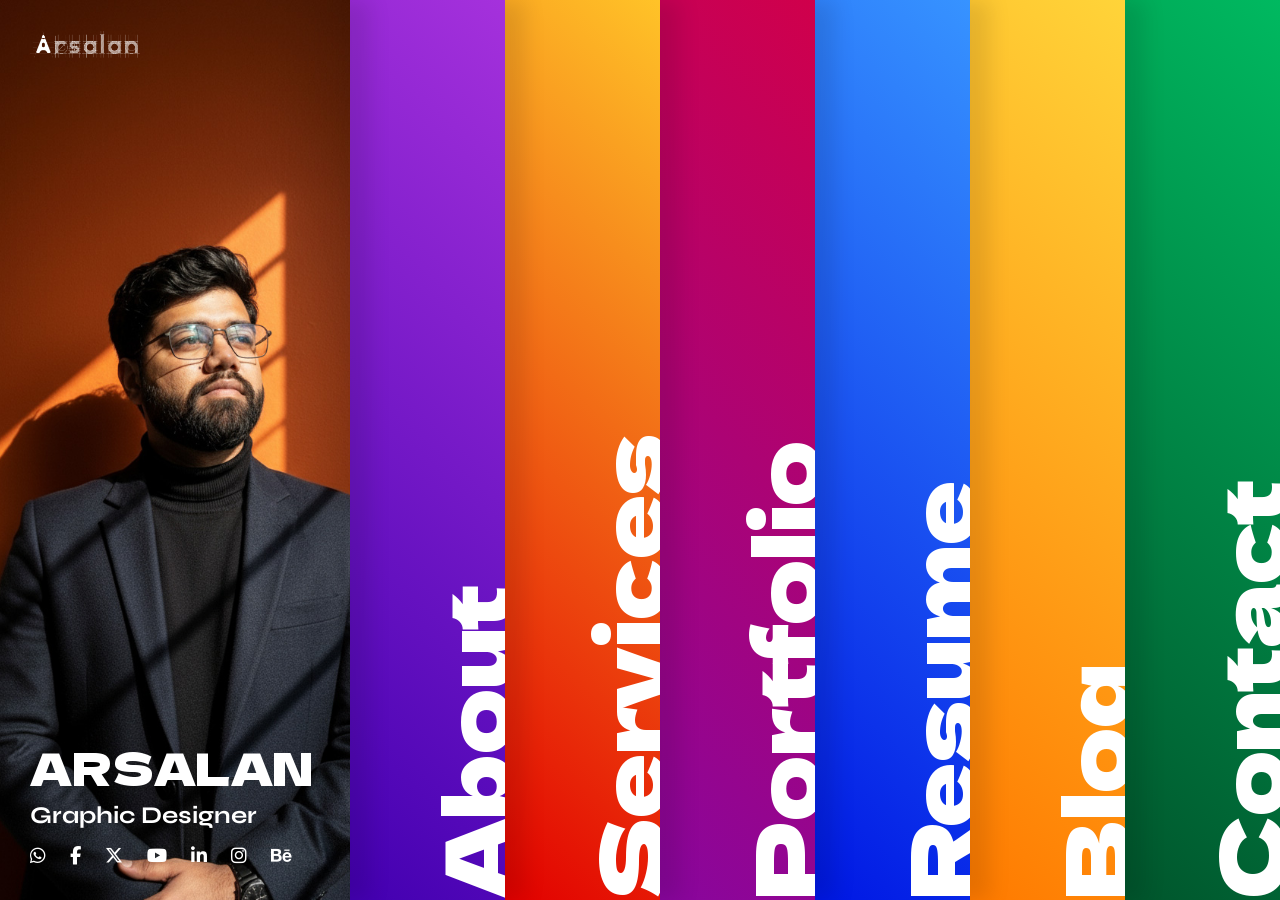
<file: index.html>
<!DOCTYPE html>
<html lang="en">
  <head>
    <meta charset="utf-8">
    <meta http-equiv="X-UA-Compatible" content="IE=edge">
    <meta name="viewport" content="width=device-width, initial-scale=1, maximum-scale=1, viewport-fit=cover">
    <title>Arsalan Portfolio </title>
    <meta name="author" content="SLICEmyPAGE">
    <meta
      name="description"
      content="Arsalan is a sleek and modern personal portfolio to showcase your skills, projects, and experience. Perfect for Graphic Design, Motion Design, and creatives.">
    <meta name="keywords" content="Arsalan portfolio, mohd arsalan, Graphic Designer, Video Editor, arsalan, Professional Designer">
    <link rel="icon" href="include/images/favicon.png" sizes="32x32">
    <!-- Google Font -->
    <link rel="preconnect" href="https://fonts.googleapis.com">
    <link rel="preconnect" href="https://fonts.gstatic.com" crossorigin>
    <link href="https://fonts.googleapis.com/css2?family=Dela+Gothic+One&family=Syne:wght@400..800&display=swap" rel="stylesheet">
    <!-- Bootstrap Css -->
    <link rel="stylesheet" href="include/css/bootstrap.min.css" type="text/css">
    <!-- Swiper Css -->
    <link rel="stylesheet" href="include/css/swiper-bundle.min.css" type="text/css">
    <!-- FontAwesome Css -->
    <link rel="stylesheet" href="include/css/fontawesome.min.css" type="text/css">
    <!-- All custom Css here -->
    <link href="include/css/style.css" rel="stylesheet" type="text/css">
  </head>
  <body class="d-flex flex-column">
    <!-- ============================ HEADER START ============================== -->
    <header id="header" class="header-v1 d-flex transition">
      <a class="navbar-brand" href="/"><img src="include/images/Arsalan-Logo-1.png" alt=""></a>
      <div class="header-img-hold z-index-1">
        <img class="w-100 h-100 img-cover" src="include/images/hero.jpg" alt="">
      </div>
      <div class="header-content d-flex flex-column align-items-start justify-content-end z-index-2">
        <h1 class="mb-2 text-uppercase">Arsalan</h1>
        <h2 class="mb-12 font-primary fw-bold" id="text_change">Graphic Designer</h2>
        <div id="text_change_list" style="display: none">
          <span>Graphic Designer</span>
          <span>UI UX Designer</span>
          <span>Motion Designer</span>
          <span>Sometimes blogger</span>
        </div>
        <ul class="d-flex flex-wrap gap-4">
          <li>
            <a href=" https://wa.me/917860727080?text=Hi%20Arsalan%2C%20I%27d%20like%20to%20discuss%20a%20project" target="_blank"><i class="fa-brands fa-whatsapp"></i></a>
          </li>
          <li>
            <a href="https://www.facebook.com/arsalan7811" target="_blank"><i class="fa-brands fa-facebook-f"></i></a>
          </li>
          <li>
            <a href="#" target="_blank"><i class="fa-brands fa-x-twitter"></i></a>
          </li>
          <li>
            <a href="#" target="_blank"><i class="fa-brands fa-youtube"></i></a>
          </li>
          <li>
            <a href="https://www.linkedin.com/in/arsalan7811/" target="_blank"><i class="fa-brands fa-linkedin-in"></i></a>
          </li>
          <li>
            <a href="https://www.instagram.com/arsalan_7811/" target="_blank"><i class="fa-brands fa-instagram"></i></a>
          </li>
          <li>
            <a href="https://www.behance.net/arsalan781" target="_blank"><i class="fa-brands fa-behance"></i></a>
          </li>
        </ul>
      </div>
    </header>

    <div class="navbar-outer">
      <div class="navbar w-100 h-100 transition position-relative p-0">
        <div class="navbar-block-wrapper d-flex flex-column flex-xl-row w-100 h-100 position-relative">
          <div class="navbar-block navbar-v1-block bg-gradient-1 z-index-10" data-target="about-section" id="nav-about">
            <h2 class="d-flex transition">
              About
              <span class="arrow outline"><i class="fa-solid fa-arrow-right"></i></span>
            </h2>
            <h3 class="hero-heading">I am Mohd Arsalan, Graphic & Motion Designer From India.</h3>

            <div class="navbar-icon">
              <img src="include/images/about-icon.png" alt="">
            </div>
            <div class="text-marquee-wrapper d-none d-xl-block">
              <div class="text-marquee-parent">
                <div class="text-marquee-list">
                  <span>Everything about me.</span>
                  <span>Everything about me.</span>
                  <span>Everything about me.</span>
                </div>
                <div class="text-marquee-list">
                  <span>Everything about me.</span>
                  <span>Everything about me.</span>
                  <span>Everything about me.</span>
                </div>
              </div>
            </div>
          </div>
          <div class="navbar-block navbar-v1-block bg-gradient-2 z-index-9" data-target="services-section" id="nav-services">
            <h2 class="d-flex transition">
              Services
              <span class="arrow outline"><i class="fa-solid fa-arrow-right"></i></span>
            </h2>
            <h3 class="hero-heading">5+ years experiences with over 500+ creatives delivered.</h3>
            <div class="navbar-icon">
              <img src="include/images/services-icon.png" alt="">
            </div>
            <div class="text-marquee-wrapper d-none d-xl-block">
              <div class="text-marquee-parent">
                <div class="text-marquee-list">
                  <span>What I do.</span>
                  <span>What I do.</span>
                  <span>What I do.</span>
                  <span>What I do.</span>
                </div>
                <div class="text-marquee-list">
                  <span>What I do.</span>
                  <span>What I do.</span>
                  <span>What I do.</span>
                  <span>What I do.</span>
                </div>
              </div>
            </div>
          </div>
          <div class="navbar-block navbar-v1-block bg-gradient-3 z-index-8" data-target="portfolio-section" id="nav-portfolio">
            <h2 class="d-flex transition">
              Portfolio<span class="arrow outline"><i class="fa-solid fa-arrow-right"></i></span>
            </h2>
            <h3 class="hero-heading">View my projets showcasing creativity and quality in Socail mdeia and video editing.</h3>
            <div class="navbar-icon">
              <img src="include/images/portfolio-icon.png" alt="">
            </div>
            <div class="text-marquee-wrapper d-none d-xl-block">
              <div class="text-marquee-parent">
                <div class="text-marquee-list">
                  <span>My Featured Work.</span>
                  <span>My Achievments.</span>
                  <span>My Clients.</span>
                </div>
                <div class="text-marquee-list">
                  <span>My Featured Work.</span>
                  <span>My Achievments.</span>
                  <span>My Clients.</span>
                </div>
              </div>
            </div>
          </div>
          <div class="navbar-block navbar-v1-block bg-gradient-4 z-index-7" data-target="resume-section" id="nav-resume">
            <h2 class="d-flex transition">
              Resume
              <span class="arrow outline"><i class="fa-solid fa-arrow-right"></i></span>
            </h2>
            <h3 class="hero-heading">Explore my experience, education, and achievements in Graphic Design & Video Editing.</h3>
            <div class="navbar-icon">
              <img src="include/images/resume-icon.png" alt="">
            </div>
            <div class="text-marquee-wrapper d-none d-xl-block">
              <div class="text-marquee-parent">
                <div class="text-marquee-list">
                  <span>My Experiences.</span>
                  <span>My Educations.</span>
                  <span>My Skills.</span>
                  <span>My Skills.</span>
                </div>
                <div class="text-marquee-list">
                  <span>My Experiences.</span>
                  <span>My Educations.</span>
                  <span>My Skills.</span>
                  <span>My Skills.</span>
                </div>
              </div>
            </div>
          </div>
          <div class="navbar-block navbar-v1-block bg-gradient-5 z-index-6" data-target="blog-section" id="nav-blog">
            <h2 class="d-flex transition">
              Blog
              <span class="arrow outline"><i class="fa-solid fa-arrow-right"></i></span>
            </h2>
            <h3 class="hero-heading">Read insights and updates on Graphic, Motion Designing and trends.</h3>
            <div class="navbar-icon">
              <img src="include/images/blog-icon.png" alt="">
            </div>
            <div class="text-marquee-wrapper d-none d-xl-block">
              <div class="text-marquee-parent">
                <div class="text-marquee-list">
                  <span>My articles.</span>
                  <span>My thoughts.</span>
                  <span>My articles.</span>
                  <span>My thoughts.</span>
                </div>
                <div class="text-marquee-list">
                  <span>My articles.</span>
                  <span>My thoughts.</span>
                  <span>My articles.</span>
                  <span>My thoughts.</span>
                </div>
              </div>
            </div>
          </div>
          <div class="navbar-block navbar-v1-block bg-gradient-6 z-index-5" data-target="contact-section" id="nav-contact">
            <h2 class="d-flex transition">
              Contact
              <span class="arrow outline"><i class="fa-solid fa-arrow-right"></i></span>
            </h2>
            <h3 class="hero-heading">Let's connect and explore how we can work together to bring your vision to life.</h3>
            <div class="navbar-icon">
              <img src="include/images/contact-icon.png" alt="">
            </div>
            <div class="text-marquee-wrapper d-none d-xl-block">
              <div class="text-marquee-parent">
                <div class="text-marquee-list">
                  <span>Get in touch.</span>
                  <span>Message me.</span>
                  <span>Mail me.</span>
                  <span>Visit me.</span>
                </div>
                <div class="text-marquee-list">
                  <span>Get in touch.</span>
                  <span>Message me.</span>
                  <span>Mail me.</span>
                  <span>Visit me.</span>
                </div>
              </div>
            </div>
          </div>
        </div>
        <div class="scroll-down d-flex">
          <a href="#main" class="link link-xl text-white" data-text="Scroll"
            ><span>Scroll</span> <b class="arrow outline"><i class="fa-solid fa-arrow-down"></i></b
          ></a>
        </div>
        <div class="go-back">
          <a href="#main" class="link link-xl back-to-menu text-white" data-text="Back to Menu"
            ><span>Back to Menu</span> <b class="arrow outline"><i class="fa-solid fa-arrow-right"></i></b
          ></a>
        </div>
      </div>
    </div>
    <div class="nav-toggler d-xl-none">
      <a href="#" class="nav-toggle-btn">
        <span></span>
      </a>
    </div>
    <!-- ============================ HEADER END ============================== -->
    <main id="main" class="position-relative">
      <!-- ============================ ABOUT SECTION START ============================ -->
      <div class="page-section position-relative overflow-hidden" id="about-section">
        <div class="content-container">
          <div class="container">
            <div class="row mb-120 tab-mb-64">
              <div class="col-lg-6 tab-mb-64 animate-child">
                <h2 class="page-heading text-clip bg-gradient-1">Hi, I am Mohd Arsalan.</h2>
                <div class="animate-child">
                  <p>
                    Graphic designer, video editor, motion graphics geek. 
                    I turn ideas into pixels that actually move. 
                    Making brands look sharp. 
                    At Night Chasing that 3D VFX dream—sculpting worlds one frame at a time.
                    Weird talent: I'm basically a human magnifying glass—catching every tiny detail before it ruins the shot.
                  </p>
                  <p>Live by: "Anything you do, you can do it better." Picked that up from a kind entrepreneur I worked with guy's a gem, taught me real grit.
From Uttar Pradesh, India, where the chai's strong and the creativity's stronger.</p>
                </div>
              </div>
              <div class="col-lg-6 animate-child">
                <div class="about-img-container position-relative w-100 h-100 rounded-5 overflow-hidden shadow">
                  <div class="about-img-hold position-relative w-100 h-100 z-index-1">
                    <img src="include/images/about-img.jpg" alt="" class="w-100 h-100 img-cover">
                  </div>
                  <div class="signature-hold position-absolute z-index-2">
                    <img src="include/images/signature.png" alt="">
                  </div>
                </div>
              </div>
            </div>

            <div class="row">
              <div class="col-lg-10">
                <div class="page-heading-wrapper mb-90 tab-mb-64">
                  <div class="col-lg-11 animate-child">
                    <h2 class="page-heading mb-48 mob-mb-24 text-clip bg-gradient-1">What my clients say about me</h2>
                  </div>
                  <div class="col-lg-6 ms-auto opacity-75">
                    <div class="animate-child">
                      <p>I focus on delivering high-quality design solutions that not only look great but also solve real business problems. </p>
                      <p>Here’s what some of my clients have to say about working with me and the results we achieved together.</p>
                    </div>
                  </div>
                </div>
              </div>
            </div>

            <div class="row">
              <div class="col-lg-12 animate-child">
                <div class="swiper testimonial-slider full-height">
                  <div class="swiper-wrapper">
                    <div class="testimonial-item swiper-slide">
                      <div class="testimonial-box w-100 h-100 d-flex flex-column">
                        <blockquote class="h3 fw-bold mb-5">
                          Working with Arsalan was a smooth experience from start to finish. 
                          He understood our vision quickly and translated it into designs that actually improved our brand presence. 
                          Communication was clear, deadlines were met, and the final output exceeded expectations.
                        </blockquote>
                        <div class="quote-by mt-auto">
                          <strong class="h5 fw-bold text-clip bg-gradient-1">Rohit Sharma (India).</strong><br>
                          <a href="#" class="link link-sm text-body-color" data-text="Startup Founder"
                            ><span>Startup Founder</span><small class="ms-2"><i class="fa-solid fa-arrow-up-right-from-square" aria-hidden="true"></i></small
                          ></a>
                        </div>
                      </div>
                    </div>

                    <div class="testimonial-item swiper-slide">
                      <div class="testimonial-box w-100 h-100 d-flex flex-column">
                        <blockquote class="h3 fw-bold mb-5">I’ve worked with many designers before, but Arsalan stands out because of his attention to detail and creativity. 
                          He was open to feedback and made revisions without hesitation. The final designs were clean, modern, and aligned perfectly with our campaign goals.</blockquote>
                        <div class="quote-by mt-auto">
                          <strong class="h5 fw-bold text-clip bg-gradient-1">Neha Kapoor (India)</strong><br>
                          <a href="#" class="link link-sm text-body-color" data-text="Marketing Manager"
                            ><span>Marketing Manager</span><small class="ms-2"><i class="fa-solid fa-arrow-up-right-from-square" aria-hidden="true"></i></small
                          ></a>
                        </div>
                      </div>
                    </div>

                    <div class="testimonial-item swiper-slide">
                      <div class="testimonial-box w-100 h-100 d-flex flex-column">
                        <blockquote class="h3 fw-bold mb-5">
                          I was genuinely impressed with the quality of work delivered. Arsalan took the time to understand my requirements and delivered exactly what I needed.
                          The process was professional, and the results helped elevate my brand significantly.
                        </blockquote>
                        <div class="quote-by mt-auto">
                          <strong class="h5 fw-bold text-clip bg-gradient-1">David Lewis (UK)</strong><br>
                          <a href="#" class="link link-sm text-body-color" data-text="Small Business Owner"
                            ><span>Small Business Owner</span><small class="ms-2"><i class="fa-solid fa-arrow-up-right-from-square" aria-hidden="true"></i></small
                          ></a>
                        </div>
                      </div>
                    </div>

                    <div class="testimonial-item swiper-slide">
                      <div class="testimonial-box w-100 h-100 d-flex flex-column">
                        <blockquote class="h3 fw-bold mb-5">
                          Arsalan is highly reliable and talented. What I appreciated most was his ability to take rough ideas and turn them into polished visuals. 
                          He’s easy to work with and consistently delivers on time. I’d definitely collaborate with him again.
                        </blockquote>
                        <div class="quote-by mt-auto">
                          <strong class="h5 fw-bold text-clip bg-gradient-1">Emily Carter (US)</strong><br>
                          <a href="#" class="link link-sm text-body-color" data-text="Creative Director"
                            ><span>Creative Director</span><small class="ms-2"><i class="fa-solid fa-arrow-up-right-from-square" aria-hidden="true"></i></small
                          ></a>
                        </div>
                      </div>
                    </div>

                    <div class="testimonial-item swiper-slide">
                      <div class="testimonial-box w-100 h-100 d-flex flex-column">
                        <blockquote class="h3 fw-bold mb-5">Great experience overall. Arsalan has a strong sense of design and understands user experience well. 
                          The designs he created for my store were both visually appealing and functional. I’ve already seen an improvement in customer engagement.</blockquote>
                        <div class="quote-by mt-auto">
                          <strong class="h5 fw-bold text-clip bg-gradient-1">Lucas Müller (Germany)</strong><br>
                          <a href="#" class="link link-sm text-body-color" data-text="E-commerce Entrepreneur"
                            ><span>E-commerce Entrepreneur</span><small class="ms-2"><i class="fa-solid fa-arrow-up-right-from-square" aria-hidden="true"></i></small
                          ></a>
                        </div>
                      </div>
                    </div>
                  </div>
                  <div class="swiper-button-next"></div>
                  <div class="swiper-button-prev"></div>
                  <div class="swiper-pagination"></div>
                </div>
              </div>
            </div>
          </div>
        </div>

        <div class="page-nav-container d-flex">
          <a
            href="#nav-contact"
            class="page-nav-link page-nav-parent d-flex align-items-end w-100 position-relative overflow-hidden bg-gradient-6 z-index-2"
            data-target="contact-section"
            data-overlay="nav-overlay-contact"
          >
            <h2 class="d-flex transition position-relative">
              Contact
              <span class="arrow outline"><i class="fa-solid fa-arrow-right"></i></span>
            </h2>
            <div class="page-nav-icon">
              <img src="include/images/contact-icon.png" alt="">
            </div>
          </a>
          <a
            href="#nav-services"
            class="page-nav-link page-nav-parent d-flex align-items-end w-100 position-relative overflow-hidden bg-gradient-2 z-index-1"
            data-target="services-section"
            data-overlay="nav-overlay-services"
          >
            <h2 class="d-flex transition position-relative">
              Services
              <span class="arrow outline"><i class="fa-solid fa-arrow-right"></i></span>
            </h2>
            <div class="page-nav-icon">
              <img src="include/images/services-icon.png" alt="">
            </div>
          </a>
        </div>
      </div>
      <!-- ============================ ABOUT SECTION END ============================ -->

      <!-- ============================ SERVICES SECTION START ============================ -->
      <div class="page-section position-relative overflow-hidden" id="services-section">
        <div class="content-container">
          <div class="container">
            <div class="row">
              <div class="col-lg-10">
                <div class="page-heading-wrapper mb-90 tab-mb-64">
                  <div class="col-lg-11 animate-child">
                    <h2 class="page-heading mb-48 mob-mb-24 text-clip bg-gradient-2">All solutions to help you grow your business.</h2>
                  </div>
                  <div class="col-lg-6 ms-auto opacity-75">
                    <div class="animate-child">
                      <p>I create impactful visual experiences that help brands stand out, connect with their audience, and grow with confidence. </p>
                      <p>From strategy to execution, every design is crafted with purpose and precision.</p>
                    </div>
                  </div>
                </div>
              </div>
              <div class="col-lg-12">
                <div class="row align-items-center">
                  <div class="col-lg-6">
                    <div class="service-left-container pe-lg-5 animate-child">
                      <h5>I combine creativity with strategy to deliver designs that not only look great but also drive results. </h5>
                      <p>
                        Whether you're building a brand from scratch or scaling your business, I provide design solutions tailored to your goals.
                      </p>
                      <div class="pe-lg-5">
                        <div class="service-list-wrapper">
                          <ul class="service-list customTab animate-child" id="services-tab" role="tablist">
                            <li class="d-flex mb-2" role="presentation">
                              <h4
                                class="service-link font-primary fw-bold transition mb-0 position-relative active"
                                id="service1-tab"
                                data-bs-toggle="tab"
                                data-bs-target="#service1"
                                role="tab"
                                aria-controls="service1"
                                aria-selected="true"
                              >
                                Branding & Identity<sup class="transition text-clip bg-gradient-2">01</sup>
                              </h4>
                            </li>
                            <li class="d-flex mb-2" role="presentation">
                              <h4
                                class="service-link font-primary fw-bold transition mb-0 position-relative"
                                id="service2-tab"
                                data-bs-toggle="tab"
                                data-bs-target="#service2"
                                role="tab"
                                aria-controls="service2"
                                aria-selected="false"
                              >
                                Marketing & Advertising<sup class="transition text-clip bg-gradient-2">02</sup>
                              </h4>
                            </li>
                            <li class="d-flex mb-2" role="presentation">
                              <h4
                                class="service-link font-primary fw-bold transition mb-0 position-relative"
                                id="service3-tab"
                                data-bs-toggle="tab"
                                data-bs-target="#service3"
                                role="tab"
                                aria-controls="service3"
                                aria-selected="true"
                              >
                                Digital & Social Media<sup class="transition text-clip bg-gradient-2">03</sup>
                              </h4>
                            </li>
                            <li class="d-flex mb-2" role="presentation">
                              <h4
                                class="service-link font-primary fw-bold transition mb-0 position-relative"
                                id="service4-tab"
                                data-bs-toggle="tab"
                                data-bs-target="#service4"
                                role="tab"
                                aria-controls="service4"
                                aria-selected="false"
                              >
                                Motion & Video<sup class="transition text-clip bg-gradient-2">04</sup>
                              </h4>
                            </li>
                            <li class="d-flex mb-2" role="presentation">
                              <h4
                                class="service-link font-primary fw-bold transition mb-0 position-relative"
                                id="service5-tab"
                                data-bs-toggle="tab"
                                data-bs-target="#service5"
                                role="tab"
                                aria-controls="service5"
                                aria-selected="true"
                              >
                                Product Packaging<sup class="transition text-clip bg-gradient-2">05</sup>
                              </h4>
                            </li>
                            <li class="d-flex mb-2" role="presentation">
                              <h4
                                class="service-link font-primary fw-bold transition mb-0 position-relative"
                                id="service6-tab"
                                data-bs-toggle="tab"
                                data-bs-target="#service6"
                                role="tab"
                                aria-controls="service6"
                                aria-selected="false"
                              >
                                Copywriting<sup class="transition text-clip bg-gradient-2">06</sup>
                              </h4>
                            </li>
                          </ul>
                        </div>
                      </div>
                    </div>
                  </div>
                  <div class="col-lg-6 animate-child">
                    <div class="service-right-container">
                      <div class="tab-content h-100 w-100" id="services-tabContent">
                        <div class="tab-pane w-100 h-100 show active" id="service1" role="tabpanel" aria-labelledby="service1-tab" tabindex="0">
                          <div class="service-details-outer custom-tab-content w-100 h-100 reveal">
                            <div class="service-details-container w-100 h-100 position-relative">
                              <div class="service-image-box overflow-hidden shadow rounded-5 w-100 transition">
                                <img src="include/images/service1.jpg" alt="" class="w-100 h-100 img-cover d-none d-lg-block">
                                <img src="include/images/service1-mob.jpg" alt="" class="w-100 h-100 img-cover d-lg-none">
                              </div>

                              <div class="service-details p-4 overflow-hidden shadow rounded-5">
                                <h4 class="font-primary fw-bold">
                                  <span class="text-clip bg-gradient-2">01. Branding</span>
                                </h4>
                                <p>Build a strong and memorable brand identity that reflects your vision. I design logos, 
                                  color systems, typography, and brand guidelines to ensure consistency across all platforms.</p>
                                <ul class="d-flex flex-column gap-2">
                                  <li>
                                    <span class="text-clip bg-gradient-2 d-inline-block"><i class="fa-solid fa-angles-right"></i> </span>
                                    Memorable Brand Presence
                                  </li>
                                  <li>
                                    <span class="text-clip bg-gradient-2 d-inline-block"><i class="fa-solid fa-angles-right"></i></span>
                                    Consistent Visual Language
                                  </li>
                                  <li>
                                    <span class="text-clip bg-gradient-2 d-inline-block"><i class="fa-solid fa-angles-right"></i></span>
                                    Strategic Brand Positioning
                                  </li>
                                </ul>
                              </div>
                            </div>
                          </div>
                        </div>
                        <div class="tab-pane w-100 h-100" id="service2" role="tabpanel" aria-labelledby="service2-tab" tabindex="0">
                          <div class="service-details-outer custom-tab-content w-100 h-100">
                            <div class="service-details-container w-100 h-100 position-relative">
                              <div class="service-image-box overflow-hidden shadow rounded-5 w-100 transition">
                                <img src="include/images/service2.jpg" alt="" class="w-100 h-100 img-cover d-none d-lg-block">
                                <img src="include/images/service2-mob.jpg" alt="" class="w-100 h-100 img-cover d-lg-none">
                              </div>

                              <div class="service-details p-4 overflow-hidden shadow rounded-5">
                                <h4 class="font-primary fw-bold">
                                  <span class="text-clip bg-gradient-2">02. Marketing & Advertising</span>
                                </h4>
                                <p>Eye-catching designs that convert. From banners and posters to ad creatives,
                                  I create visuals that grab attention and communicate your message effectively.</p>
                                <ul class="d-flex flex-column gap-2">
                                  <li>
                                    <span class="text-clip bg-gradient-2 d-inline-block"><i class="fa-solid fa-angles-right"></i> </span>
                                    High-Converting Creatives
                                  </li>
                                  <li>
                                    <span class="text-clip bg-gradient-2 d-inline-block"><i class="fa-solid fa-angles-right"></i></span>
                                    Attention-Grabbing Visuals
                                  </li>
                                  <li>
                                    <span class="text-clip bg-gradient-2 d-inline-block"><i class="fa-solid fa-angles-right"></i></span>
                                    Clear Brand Messaging
                                  </li>
                                </ul>
                              </div>
                            </div>
                          </div>
                        </div>

                        <div class="tab-pane w-100 h-100" id="service3" role="tabpanel" aria-labelledby="service3-tab" tabindex="0">
                          <div class="service-details-outer custom-tab-content w-100 h-100">
                            <div class="service-details-container w-100 h-100 position-relative">
                              <div class="service-image-box overflow-hidden shadow rounded-5 w-100 transition">
                                <img src="include/images/service3.jpg" alt="" class="w-100 h-100 img-cover d-none d-lg-block">
                                <img src="include/images/service3-mob.jpg" alt="" class="w-100 h-100 img-cover d-lg-none">
                              </div>

                              <div class="service-details p-4 overflow-hidden shadow rounded-5">
                                <h4 class="font-primary fw-bold">
                                  <span class="text-clip bg-gradient-2">03. Digital & Social Media</span>
                                </h4>
                                <p>Stand out on digital platforms with modern and engaging content. 
                                  I design social media posts, thumbnails, and web visuals that boost engagement and brand recognition.</p>
                                <ul class="d-flex flex-column gap-2">
                                  <li>
                                    <span class="text-clip bg-gradient-2 d-inline-block"><i class="fa-solid fa-angles-right"></i> </span>
                                    Engaging Social Content
                                  </li>
                                  <li>
                                    <span class="text-clip bg-gradient-2 d-inline-block"><i class="fa-solid fa-angles-right"></i></span>
                                    Platform-Optimized Designs
                                  </li>
                                  <li>
                                    <span class="text-clip bg-gradient-2 d-inline-block"><i class="fa-solid fa-angles-right"></i></span>
                                    Consistent Online Presence
                                  </li>
                                </ul>
                              </div>
                            </div>
                          </div>
                        </div>

                        <div class="tab-pane w-100 h-100" id="service4" role="tabpanel" aria-labelledby="service4-tab" tabindex="0">
                          <div class="service-details-outer custom-tab-content w-100 h-100">
                            <div class="service-details-container w-100 h-100 position-relative">
                              <div class="service-image-box overflow-hidden shadow rounded-5 w-100 transition">
                                <img src="include/images/service4.jpg" alt="" class="w-100 h-100 img-cover d-none d-lg-block">
                                <img src="include/images/service4-mob.jpg" alt="" class="w-100 h-100 img-cover d-lg-none">
                              </div>

                              <div class="service-details p-4 overflow-hidden shadow rounded-5">
                                <h4 class="font-primary fw-bold">
                                  <span class="text-clip bg-gradient-2">04. Motion & Video</span>
                                </h4>

                                <p>Bring your ideas to life with motion. I create animations, explainer videos, reels, & 
                                  motion graphics that make your content more dynamic and engaging.</p>
                                <ul class="d-flex flex-column gap-2">
                                  <li>
                                    <span class="text-clip bg-gradient-2 d-inline-block"><i class="fa-solid fa-angles-right"></i> </span>
                                    Dynamic Visual Storytelling
                                  </li>
                                  <li>
                                    <span class="text-clip bg-gradient-2 d-inline-block"><i class="fa-solid fa-angles-right"></i></span>
                                    Smooth Motion Graphics
                                  </li>
                                  <li>
                                    <span class="text-clip bg-gradient-2 d-inline-block"><i class="fa-solid fa-angles-right"></i></span>
                                    High-Impact Video Content
                                  </li>
                                </ul>
                              </div>
                            </div>
                          </div>
                        </div>

                        <div class="tab-pane w-100 h-100" id="service5" role="tabpanel" aria-labelledby="service5-tab" tabindex="0">
                          <div class="service-details-outer custom-tab-content w-100 h-100">
                            <div class="service-details-container w-100 h-100 position-relative">
                              <div class="service-image-box overflow-hidden shadow rounded-5 w-100 transition">
                                <img src="include/images/service5.jpg" alt="" class="w-100 h-100 img-cover d-none d-lg-block">
                                <img src="include/images/service5-mob.jpg" alt="" class="w-100 h-100 img-cover d-lg-none">
                              </div>

                              <div class="service-details p-4 overflow-hidden shadow rounded-5">
                                <h4 class="font-primary fw-bold">
                                  <span class="text-clip bg-gradient-2">05. Product Packaging</span>
                                </h4>
                                <p>Design packaging that sells. I create attractive and functional packaging designs 
                                  that enhance your product’s appeal and leave a lasting impression on customers.</p>
                                <ul class="d-flex flex-column gap-2">
                                  <li>
                                    <span class="text-clip bg-gradient-2 d-inline-block"><i class="fa-solid fa-angles-right"></i> </span>
                                    Eye-Catching Packaging Design
                                  </li>
                                  <li>
                                    <span class="text-clip bg-gradient-2 d-inline-block"><i class="fa-solid fa-angles-right"></i></span>
                                    Brand-Focused Presentation
                                  </li>
                                  <li>
                                    <span class="text-clip bg-gradient-2 d-inline-block"><i class="fa-solid fa-angles-right"></i></span>
                                    Functional & Aesthetic Design
                                  </li>
                                </ul>
                              </div>
                            </div>
                          </div>
                        </div>

                        <div class="tab-pane w-100 h-100" id="service6" role="tabpanel" aria-labelledby="service6-tab" tabindex="0">
                          <div class="service-details-outer custom-tab-content w-100 h-100">
                            <div class="service-details-container w-100 h-100 position-relative">
                              <div class="service-image-box overflow-hidden shadow rounded-5 w-100 transition">
                                <img src="include/images/service6.jpg" alt="" class="w-100 h-100 img-cover d-none d-lg-block">
                                <img src="include/images/service6-mob.jpg" alt="" class="w-100 h-100 img-cover d-lg-none">
                              </div>

                              <div class="service-details p-4 overflow-hidden shadow rounded-5">
                                <h4 class="font-primary fw-bold">
                                  <span class="text-clip bg-gradient-2">06. Copywriting</span>
                                </h4>
                                <p>Its Team of few people i know who is good with copywrting <a href="https://www.instagram.com/srishhtttiiii_" target="_blank">Srishti Tiwari</a> & 
                                  <a href="https://www.instagram.com/pawansahni" target="_blank">Pawan Kumar Sahani</a></p>
                                <ul class="d-flex flex-column gap-2">
                                  <li>
                                    <span class="text-clip bg-gradient-2 d-inline-block"><i class="fa-solid fa-angles-right"></i> </span>
                                    Persuasive Brand Messaging
                                  </li>
                                  <li>
                                    <span class="text-clip bg-gradient-2 d-inline-block"><i class="fa-solid fa-angles-right"></i></span>
                                    Clear & Compelling Copy
                                  </li>
                                  <li>
                                    <span class="text-clip bg-gradient-2 d-inline-block"><i class="fa-solid fa-angles-right"></i></span>
                                    Conversion-Focused Writing
                                  </li>
                                </ul>
                              </div>
                            </div>
                          </div>
                        </div>
                      </div>
                    </div>
                  </div>
                </div>
              </div>
            </div>
          </div>
        </div>
        <div class="page-nav-container d-flex">
          <a
            href="#nav-about"
            class="page-nav-link page-nav-parent d-flex align-items-end w-100 position-relative overflow-hidden bg-gradient-1 z-index-2"
            data-target="about-section"
            data-overlay="nav-overlay-about"
          >
            <h2 class="d-flex transition position-relative">
              About
              <span class="arrow outline"><i class="fa-solid fa-arrow-right"></i></span>
            </h2>
            <div class="page-nav-icon">
              <img src="include/images/about-icon.png" alt="">
            </div>
          </a>
          <a
            href="#nav-portfolio"
            class="page-nav-link page-nav-parent d-flex align-items-end w-100 position-relative overflow-hidden bg-gradient-3 z-index-1"
            data-target="portfolio-section"
            data-overlay="nav-overlay-portfolio"
          >
            <h2 class="d-flex transition position-relative">
              Portfolio
              <span class="arrow outline"><i class="fa-solid fa-arrow-right"></i></span>
            </h2>
            <div class="page-nav-icon">
              <img src="include/images/portfolio-icon.png" alt="">
            </div>
          </a>
        </div>
      </div>
      <!-- ============================ SERVICES SECTION END ============================ -->

      <!-- ============================ PORTFOLIO SECTION START ============================ -->
      <div class="page-section position-relative overflow-hidden" id="portfolio-section">
        <div class="content-container">
          <div class="container">
            <div class="row mb-120 tab-mb-64">
              <div class="col-lg-10">
                <div class="page-heading-wrapper mb-90 tab-mb-64">
                  <div class="col-lg-11 animate-child">
                    <h2 class="page-heading mb-48 mob-mb-24 text-clip bg-gradient-3">Some of the greatest work of mine.</h2>
                  </div>
                  <div class="col-lg-6 ms-auto opacity-75">
                    <div class="animate-child">
                      <p>Quis voluptatibus inventore exercitationem harum minus obcaecati officiis distinctio quia accusamus sit quae.</p>
                      <p>Harum placeat iusto, eius esse eaque natus rerum praesentium debitis..</p>
                    </div>
                  </div>
                </div>
              </div>
              <div class="col-lg-11 mx-auto animate-child">
                <!-- Portfolio Carousel -->
                <div class="swiper portfolio-slider overflow-visible">
                  <div class="swiper-wrapper">
                    <div class="portfolio-item swiper-slide">
                      <div class="portfolio-box-wrapper">
                        <div class="portfolio-box">
                          <div class="portfolio-title transition position-relative z-index-10">
                            <h2>Project Name 1</h2>
                          </div>
                          <div class="portfolio-box-img position-relative shadow">
                            <img src="include/images/portfolio1.jpg" alt="">
                          </div>

                          <div class="portfolio-category mb-120 tab-mb-80 mob-mb-24 d-flex flex-column gap-2 align-items-end">
                            <span class="px-3 py-2 rounded-pill fw-bold shadow">Logo Design</span>
                            <span class="px-3 py-2 rounded-pill fw-bold shadow">Branding</span>
                            <span class="px-3 py-2 rounded-pill fw-bold shadow">UX/UI</span>
                          </div>
                          <div class="portfolio-link-wrapper">
                            <span class="d-inline-block transition">
                              <a class="portfolio-link px-3 py-2 rounded-pill fw-bold shadow" href="#" target="_blank">Visit the website <i class="fa-solid fa-arrow-up-right-from-square"></i></a>
                            </span>
                          </div>
                        </div>
                      </div>
                    </div>
                    <div class="portfolio-item swiper-slide">
                      <div class="portfolio-box-wrapper">
                        <div class="portfolio-box">
                          <div class="portfolio-title transition position-relative z-index-10">
                            <h2>Project Name 2</h2>
                          </div>
                          <div class="portfolio-box-img position-relative shadow">
                            <img src="include/images/portfolio2.jpg" alt="">
                          </div>

                          <div class="portfolio-category mb-120 tab-mb-80 mob-mb-24 d-flex flex-column gap-2 align-items-end">
                            <span class="px-3 py-2 rounded-pill fw-bold shadow">Logo Design</span>
                            <span class="px-3 py-2 rounded-pill fw-bold shadow">Branding</span>
                            <span class="px-3 py-2 rounded-pill fw-bold shadow">UX/UI</span>
                          </div>
                          <div class="portfolio-link-wrapper">
                            <span class="d-inline-block transition">
                              <a class="portfolio-link px-3 py-2 rounded-pill fw-bold shadow" href="#" target="_blank">Visit the website <i class="fa-solid fa-arrow-up-right-from-square"></i></a>
                            </span>
                          </div>
                        </div>
                      </div>
                    </div>
                    <div class="portfolio-item swiper-slide">
                      <div class="portfolio-box-wrapper">
                        <div class="portfolio-box">
                          <div class="portfolio-title transition position-relative z-index-10">
                            <h2>Project Name 3</h2>
                          </div>
                          <div class="portfolio-box-img position-relative shadow">
                            <img src="include/images/portfolio3.jpg" alt="">
                          </div>

                          <div class="portfolio-category mb-120 tab-mb-80 mob-mb-24 d-flex flex-column gap-2 align-items-end">
                            <span class="px-3 py-2 rounded-pill fw-bold shadow">Logo Design</span>
                            <span class="px-3 py-2 rounded-pill fw-bold shadow">Branding</span>
                            <span class="px-3 py-2 rounded-pill fw-bold shadow">UX/UI</span>
                          </div>
                          <div class="portfolio-link-wrapper">
                            <span class="d-inline-block transition">
                              <a class="portfolio-link px-3 py-2 rounded-pill fw-bold shadow" href="#" target="_blank">Visit the website <i class="fa-solid fa-arrow-up-right-from-square"></i></a>
                            </span>
                          </div>
                        </div>
                      </div>
                    </div>
                    <div class="portfolio-item swiper-slide">
                      <div class="portfolio-box-wrapper">
                        <div class="portfolio-box">
                          <div class="portfolio-title transition position-relative z-index-10">
                            <h2>Project Name 4</h2>
                          </div>
                          <div class="portfolio-box-img position-relative shadow">
                            <img src="include/images/portfolio4.jpg" alt="">
                          </div>

                          <div class="portfolio-category mb-120 tab-mb-80 mob-mb-24 d-flex flex-column gap-2 align-items-end">
                            <span class="px-3 py-2 rounded-pill fw-bold shadow">Logo Design</span>
                            <span class="px-3 py-2 rounded-pill fw-bold shadow">Branding</span>
                            <span class="px-3 py-2 rounded-pill fw-bold shadow">UX/UI</span>
                          </div>
                          <div class="portfolio-link-wrapper">
                            <span class="d-inline-block transition">
                              <a class="portfolio-link px-3 py-2 rounded-pill fw-bold shadow" href="#" target="_blank">Visit the website <i class="fa-solid fa-arrow-up-right-from-square"></i></a>
                            </span>
                          </div>
                        </div>
                      </div>
                    </div>
                  </div>
                  <div class="swiper-button-next"></div>
                  <div class="swiper-button-prev"></div>

                  <div class="swiper-pagination"></div>
                </div>
              </div>
            </div>
            <div class="row mb-120 tab-mb-64">
              <div class="col-lg-10">
                <div class="page-heading-wrapper mb-90 tab-mb-64">
                  <div class="col-lg-11 animate-child">
                    <h2 class="page-heading mb-48 mob-mb-24 text-clip bg-gradient-3">Awesome stats</h2>
                  </div>
                  <div class="col-lg-6 ms-auto opacity-75">
                    <div class="animate-child">
                      <p>Quis voluptatibus inventore exercitationem harum minus obcaecati officiis distinctio quia accusamus sit quae.</p>
                      <p>Harum placeat iusto, eius esse eaque natus rerum praesentium debitis..</p>
                    </div>
                  </div>
                </div>
              </div>
              <div class="col-lg-12">
                <div class="stats-wrapper d-flex">
                  <div class="stat-box w-100 h-100 d-flex flex-column justify-content-center animate-child">
                    <h2 class="mb-0">
                      <span class="text-clip bg-gradient-1"><b class="count fw-normal" data-target="800">0</b>+</span>
                    </h2>
                    <h6 class="mb-0 font-primary fw-bold">
                      <span class="opacity-50">Projects <br>completed</span>
                    </h6>
                  </div>

                  <div class="stat-box w-100 h-100 d-flex flex-column justify-content-center animate-child">
                    <h2 class="mb-0">
                      <span class="text-clip bg-gradient-2"><b class="count fw-normal" data-target="50">0</b></span>
                    </h2>
                    <h6 class="mb-0 font-primary fw-bold">
                      <span class="opacity-50">Happy <br>clients</span>
                    </h6>
                  </div>

                  <div class="stat-box w-100 h-100 d-flex flex-column justify-content-center animate-child">
                    <h2 class="mb-0">
                      <span class="text-clip bg-gradient-4"><b class="count fw-normal" data-target="20">0</b></span>
                    </h2>
                    <h6 class="mb-0 font-primary fw-bold">
                      <span class="opacity-50">Countries <br>served</span>
                    </h6>
                  </div>

                  <div class="stat-box w-100 h-100 d-flex flex-column justify-content-center animate-child">
                    <h2 class="mb-0">
                      <span class="text-clip bg-gradient-6"><b class="count fw-normal" data-target="3">0</b></span>
                    </h2>
                    <h6 class="mb-0 font-primary fw-bold">
                      <span class="opacity-50">Awards <br>won</span>
                    </h6>
                  </div>
                </div>
              </div>
            </div>
            <div class="row">
              <div class="col-lg-10">
                <div class="page-heading-wrapper mb-90 tab-mb-64">
                  <div class="col-lg-11 animate-child">
                    <h2 class="page-heading mb-48 mob-mb-24 text-clip bg-gradient-3">Great clients</h2>
                  </div>
                  <div class="col-lg-6 ms-auto opacity-75">
                    <div class="animate-child">
                      <p>Quis voluptatibus inventore exercitationem harum minus obcaecati officiis distinctio quia accusamus sit quae.</p>
                      <p>Harum placeat iusto, eius esse eaque natus rerum praesentium debitis..</p>
                    </div>
                  </div>
                </div>
              </div>
              <div class="col-lg-12">
                <div class="client-logo-wrapper position-relative overflow-hidden">
                  <div class="client-logo-parent img-marquee-parent">
                    <!-- Make sure you keep the same html twice for smooth animation -->
                    <!-- First Logo list -->
                    <div class="client-logo-list img-marquee-list">
                      <span class="client-logo-item"><img src="include/images/client-logo1.png" alt="client logo"> </span>
                      <span class="client-logo-item"><img src="include/images/client-logo2.png" alt="client logo"></span>
                      <span class="client-logo-item"><img src="include/images/client-logo3.png" alt="client logo"></span>
                      <span class="client-logo-item"><img src="include/images/client-logo4.png" alt="client logo"></span>
                      <span class="client-logo-item"><img src="include/images/client-logo5.png" alt="client logo"></span>
                    </div>
                    <!-- Second Logo list similar to first one -->
                    <div class="client-logo-list img-marquee-list">
                      <span class="client-logo-item"><img src="include/images/client-logo1.png" alt="client logo"></span>
                      <span class="client-logo-item"><img src="include/images/client-logo2.png" alt="client logo"></span>
                      <span class="client-logo-item"><img src="include/images/client-logo3.png" alt="client logo"></span>
                      <span class="client-logo-item"><img src="include/images/client-logo4.png" alt="client logo"></span>
                      <span class="client-logo-item"><img src="include/images/client-logo5.png" alt="client logo"></span>
                    </div>
                  </div>
                </div>
              </div>
            </div>
          </div>
        </div>
        <div class="page-nav-container d-flex">
          <a
            href="#nav-services"
            class="page-nav-link page-nav-parent d-flex align-items-end w-100 position-relative overflow-hidden bg-gradient-2 z-index-2"
            data-target="services-section"
            data-overlay="nav-overlay-services"
          >
            <h2 class="d-flex transition position-relative">
              Services
              <span class="arrow outline"><i class="fa-solid fa-arrow-right"></i></span>
            </h2>
            <div class="page-nav-icon">
              <img src="include/images/services-icon.png" alt="">
            </div>
          </a>
          <a
            href="#nav-resume"
            class="page-nav-link page-nav-parent d-flex align-items-end w-100 position-relative overflow-hidden bg-gradient-4 z-index-1"
            data-target="resume-section"
            data-overlay="nav-overlay-resume"
          >
            <h2 class="d-flex transition position-relative">
              Resume
              <span class="arrow outline"><i class="fa-solid fa-arrow-right"></i></span>
            </h2>
            <div class="page-nav-icon">
              <img src="include/images/resume-icon.png" alt="">
            </div>
          </a>
        </div>
      </div>
      <!-- ============================ PORTFOLIO SECTION END ============================ -->

      <!-- ============================ RESUME SECTION START ============================ -->
      <div class="page-section position-relative overflow-hidden" id="resume-section">
        <div class="content-container">
          <div class="container">
            <div class="row">
              <div class="col-lg-10">
                <div class="page-heading-wrapper mb-90 tab-mb-64">
                  <div class="col-lg-11 animate-child">
                    <h2 class="page-heading mb-48 mob-mb-24 text-clip bg-gradient-4">Building quality Visual solutions with proven expertise.</h2>
                  </div>
                  <div class="col-lg-6 ms-auto opacity-75">
                    <div class="animate-child">
                      <p>Crafting visually compelling designs and dynamic motion graphics for 5 years till now that elevate brand identity and user engagement. With a strong foundation in visual storytelling, 
                        I blend creativity with strategy to deliver impactful digital experiences</p>
                      <p>I collaborate closely with teams and clients to transform visions into polished visual solutions, ensuring every project aligns with brand goals and delivers measurable results.</p>
                    </div>
                  </div>
                </div>
              </div>
            </div>
            <div class="row">
              <div class="col-lg-12">
                <div class="experience-list-wrapper animate-child">
                  <h2 class="page-heading mb-48 mob-mb-24 text-clip bg-gradient-4">Experiences</h2>
                  <div class="experience-list">
                    <div class="experience-item">
                      <div class="experience-box row gap-3 gap-lg-0 animate-child">
                        <div class="experience-box-left col-lg-3">
                          <h5 class="mb-0">2024 - Today</h5>
                        </div>
                        <div class="experience-box-mid col-lg-5">
                          <h5 class="font-primary fw-bold mb-0">Senior Video Editor & Graphic Designer</h5>
                          <p>
                            in
                            <a href="https://www.culko.in/" class="text-clip bg-gradient-2" target="_blank">Chandigarh University</a>, INDIA
                          </p>
                        </div>
                        <div class="experience-box-right col-lg-4">
                          <p>I am working as a creative Head working in teams to delever best creative that resonate with barnd guideline </p>
                        </div>
                      </div>
                      <hr class="my-5">
                    </div>
                    <div class="experience-item">
                      <div class="experience-box row gap-3 gap-lg-0 animate-child">
                        <div class="experience-box-left col-lg-3">
                          <h5 class="mb-0">2022 - 2024</h5>
                        </div>
                        <div class="experience-box-mid col-lg-5">
                          <h5 class="font-primary fw-bold mb-0">Senior Video Editor & Graphic Designer</h5>
                          <p>in <a href="https://www.wismad.com" class="text-clip bg-gradient-2" target="_blank">Wismad Pvt Ltd</a>, India</p>
                        </div>
                        <div class="experience-box-right col-lg-4">
                          <p>Woeked as the Designer team lead delivered and conrdinated with multiple client </p>
                        </div>
                      </div>
                      <hr class="my-5">
                    </div>
                    <div class="experience-item">
                      <div class="experience-box row gap-3 gap-lg-0 animate-child">
                        <div class="experience-box-left col-lg-3">
                          <h5 class="mb-0">2021 - 2022</h5>
                        </div>
                        <div class="experience-box-mid col-lg-5">
                          <h5 class="font-primary fw-bold mb-0">Senoir Graphic designer </h5>
                          <p>in <a href="#" class="text-clip bg-gradient-2" target="_blank">Dewrty Foundation</a>, India</p>
                        </div>
                        <div class="experience-box-right col-lg-4">
                          <p>Team Lead sharing positive msg to comunity </p>
                        </div>
                      </div>
                      <hr class="my-5">
                    </div>
                    <div class="experience-item">
                      <div class="experience-box row gap-3 gap-lg-0 animate-child">
                        <div class="experience-box-left col-lg-3">
                          <h5 class="mb-0">2019 - 2020</h5>
                        </div>
                        <div class="experience-box-mid col-lg-5">
                          <h5 class="font-primary fw-bold mb-0">Video Editor </h5>
                          <p>in <a href="#" class="text-clip bg-gradient-2" target="_blank">CEL (Community Empowerment Lab)</a>, India</p>
                        </div>
                        <div class="experience-box-right col-lg-4">
                          <p>In this NGO i have share many story with my creatives & video editing Journey </p>
                        </div>
                      </div>
                      <hr class="my-5">
                    </div>
                  </div>
                </div>
              </div>
            </div>

            <div class="row">
              <div class="col-lg-12">
                <div class="education-list-wrapper animate-child mt-120 tab-mt-64">
                  <h2 class="page-heading mb-48 mob-mb-24 text-clip bg-gradient-4">Education</h2>
                  <div class="education-list">
                    <div class="education-item">
                      <div class="education-box row gap-3 gap-lg-0 animate-child">
                        <div class="education-box-left col-lg-3">
                          <h5 class="mb-0">2019 - 2022</h5>
                        </div>
                        <div class="education-box-mid col-lg-5">
                          <h5 class="font-primary fw-bold opacity-75 mb-0">B.A</h5>
                          <p class="opacity-50">MOHD ALI NAZEER FATMA MAHAVIDYALAYA</p>
                        </div>
                        <div class="education-box-right col-lg-4">
                          <p>-</p>
                        </div>
                      </div>
                      <hr class="my-5">
                    </div>

                    <div class="education-item">
                      <div class="education-box row gap-3 gap-lg-0 animate-child">
                        <div class="education-box-left col-lg-3">
                          <h5 class="mb-0">2017 - 2018</h5>
                        </div>
                        <div class="education-box-mid col-lg-5">
                          <h5 class="font-primary fw-bold opacity-75 mb-0">12th (Intermediate)</h5>
                          <p class="opacity-50">Indian School Certificate (ISC)</p>
                        </div>
                        <div class="education-box-right col-lg-4">
                          <p>PCM + Computer</p>
                        </div>
                      </div>
                      <hr class="my-5">
                    </div>

                    <div class="education-item">
                      <div class="education-box row gap-3 gap-lg-0 animate-child">
                        <div class="education-box-left col-lg-3">
                          <h5 class="mb-0">2015 - 2016</h5>
                        </div>
                        <div class="education-box-mid col-lg-5">
                          <h5 class="font-primary fw-bold opacity-75 mb-0">10th (High School)</h5>
                          <p class="opacity-50">Indian Certificate of Secondary Education (ICSE)</p>
                        </div>
                        <div class="education-box-right col-lg-4">
                          <p>PCBM + Computer</p>
                        </div>
                      </div>
                      <hr class="my-5">
                    </div>
                  </div>
                </div>
              </div>
            </div>

             <div class="row">
              <div class="col-lg-12">
                <div class="education-list-wrapper animate-child mt-120 tab-mt-64">
                  <h2 class="page-heading mb-48 mob-mb-24 text-clip bg-gradient-4">Course</h2>
                  <div class="education-list">
                    <div class="education-item">
                      <div class="education-box row gap-3 gap-lg-0 animate-child">
                        <div class="education-box-left col-lg-3">
                          <h5 class="mb-0">2019 - 2019</h5>
                        </div>
                        <div class="education-box-mid col-lg-5">
                          <h5 class="font-primary fw-bold opacity-75 mb-0">Graphic Design</h5>
                          <p class="opacity-50">SMART-E-LEARNING</p>
                        </div>
                        <div class="education-box-right col-lg-4">
                          <p>Learned about the principle of design with structure</p>
                        </div>
                      </div>
                      <hr class="my-5">
                    </div>

                    <div class="education-item">
                      <div class="education-box row gap-3 gap-lg-0 animate-child">
                        <div class="education-box-left col-lg-3">
                          <h5 class="mb-0">2019 - 2020</h5>
                        </div>
                        <div class="education-box-mid col-lg-5">
                          <h5 class="font-primary fw-bold opacity-75 mb-0">VFX (Visual Effects)</h5>
                          <p class="opacity-50">SMART-E-LEARNING</p>
                        </div>
                        <div class="education-box-right col-lg-4">
                          <p>Learned the Bacics of Principle of compositing, lighting, Tracking and Camera Angle </p>
                        </div>
                      </div>
                      <hr class="my-5">
                    </div>

                    <div class="education-item">
                      <div class="education-box row gap-3 gap-lg-0 animate-child">
                        <div class="education-box-left col-lg-3">
                          <h5 class="mb-0">2013 - 2014</h5>
                        </div>
                        <div class="education-box-mid col-lg-5">
                          <h5 class="font-primary fw-bold opacity-75 mb-0">MS Office</h5>
                          <p class="opacity-50">SILVER LINE COMPUTER INSTITUTE</p>
                        </div>
                        <div class="education-box-right col-lg-4">
                          <p>Understanding the key Knowledge of the buiness and presentation</p>
                        </div>
                      </div>
                      <hr class="my-5">
                    </div>
                  </div>
                </div>
              </div>
            </div>

            <!-- For Now Making the award Sescion as comment -->

            <!-- <div class="row">
              <div class="col-lg-12">
                <div class="awards-list-wrapper animate-child mt-120 tab-mt-64">
                  <h2 class="page-heading mb-48 mob-mb-24 text-clip bg-gradient-4">Awards</h2>
                  <div class="awards-list">
                    <div class="awards-item">
                      <div class="awards-box row gap-3 gap-lg-0 align-items-center animate-child">
                        <div class="awards-box-left col-lg-3">
                          <div class="awards-logo d-flex align-items-center justify-content-center shadow rounded-4 me-3 p-4 bg-gradient-4">
                            <img src="include/images/awwwards-logo.png" alt="awwwards">
                          </div>
                        </div>
                        <div class="awards-mid col-lg-5">
                          <h6 class="font-primary fw-bold mb-0">
                            <span class="text-clip bg-gradient-2">Winner</span>
                          </h6>
                          <h4 class="font-primary fw-bold mb-0">Best Frontend Developer</h4>
                          <p class="opacity-50">2024</p>
                        </div>
                        <div class="awards-right col-lg-4">
                          <p>Nihil placeat optio nostrum quam aperiam delectus natus a illum voluptates fuga consequuntur harum.</p>
                        </div>
                      </div>
                      <hr class="my-5">
                    </div>

                    <div class="awards-item">
                      <div class="awards-box row gap-3 gap-lg-0 align-items-center animate-child">
                        <div class="awards-box-left col-lg-3">
                          <div class="awards-logo d-flex align-items-center justify-content-center shadow rounded-4 me-3 p-4 bg-gradient-4">
                            <img src="include/images/webbyawards-logo.png" alt="winner-award4">
                          </div>
                        </div>
                        <div class="awards-mid col-lg-5">
                          <h6 class="font-primary fw-bold mb-0">
                            <span class="text-clip bg-gradient-2">Nominee</span>
                          </h6>
                          <h4 class="font-primary fw-bold mb-0">Site of the month</h4>
                          <p class="opacity-50">2023</p>
                        </div>
                        <div class="awards-right col-lg-4">
                          <p>Nihil placeat optio nostrum quam aperiam delectus natus a illum voluptates fuga consequuntur harum.</p>
                        </div>
                      </div>
                      <hr class="my-5">
                    </div>

                    <div class="awards-item">
                      <div class="awards-box row gap-3 gap-lg-0 align-items-center animate-child">
                        <div class="awards-box-left col-lg-3">
                          <div class="awards-logo d-flex align-items-center justify-content-center shadow rounded-4 me-3 p-4 bg-gradient-4">
                            <img src="include/images/fwa-logo.png" alt="winner-award4">
                          </div>
                        </div>
                        <div class="awards-mid col-lg-5">
                          <h6 class="font-primary fw-bold mb-0">
                            <span class="text-clip bg-gradient-2">Nominee</span>
                          </h6>
                          <h4 class="font-primary fw-bold mb-0">Site of the day</h4>
                          <p class="opacity-50">2022</p>
                        </div>
                        <div class="awards-right col-lg-4">
                          <p>Nihil placeat optio nostrum quam aperiam delectus natus a illum voluptates fuga consequuntur harum.</p>
                        </div>
                      </div>
                      <hr class="my-5">
                    </div>
                  </div>
                </div>
              </div>
            </div> -->

            <div class="row">
              <div class="col-lg-12">
                <div class="skills-list-wrapper animate-child mt-120 tab-mt-64">
                  <h2 class="page-heading mb-48 mob-mb-24 text-clip bg-gradient-4">Skills</h2>
                  <div class="skills-list">
                    <div class="skills-item">
                      <div class="skills-box w-100 d-flex align-items-center animate-child">
                        <div class="skills-icon shadow rounded-4 me-3 p-3 bg-gradient-4">
                          <img src="include/images/Photoshop.png" alt="">
                        </div>
                        <div class="skills-name h3 mb-0 fw-bold text-clip bg-gradient-2">Adobe Photoshop</div>
                        <div class="skills-percentage h3 mb-0 ms-auto fw-bold"><b class="count" data-target="90">0</b>%</div>
                      </div>
                      <hr class="my-5">
                    </div>

                    <div class="skills-item">
                      <div class="skills-box w-100 d-flex align-items-center animate-child">
                        <div class="skills-icon shadow rounded-4 me-3 p-3 bg-gradient-4">
                          <img src="include/images/Illustrator.png" alt="">
                        </div>
                        <div class="skills-name h3 mb-0 fw-bold text-clip bg-gradient-2">Adobe Illustrator</div>
                        <div class="skills-percentage h3 mb-0 ms-auto fw-bold"><b class="count" data-target="84">0</b>%</div>
                      </div>
                      <hr class="my-5">
                    </div>

                    <div class="skills-item">
                      <div class="skills-box w-100 d-flex align-items-center animate-child">
                        <div class="skills-icon shadow rounded-4 me-3 p-3 bg-gradient-4">
                          <img src="include/images/PremierPro.png" alt="">
                        </div>
                        <div class="skills-name h3 mb-0 fw-bold text-clip bg-gradient-2">Adobe Premiere Pro</div>
                        <div class="skills-percentage h3 mb-0 ms-auto fw-bold"><b class="count" data-target="73">0</b>%</div>
                      </div>
                      <hr class="my-5">
                    </div>

                    <div class="skills-item">
                      <div class="skills-box w-100 d-flex align-items-center animate-child">
                        <div class="skills-icon shadow rounded-4 me-3 p-3 bg-gradient-4">
                          <img src="include/images/AfterEffect.png" alt="">
                        </div>
                        <div class="skills-name h3 mb-0 fw-bold text-clip bg-gradient-2">Adobe After Effects</div>
                        <div class="skills-percentage h3 mb-0 ms-auto fw-bold"><b class="count" data-target="70">0</b>%</div>
                      </div>
                      <hr class="my-5">
                    </div>

                    <div class="skills-item">
                      <div class="skills-box w-100 d-flex align-items-center animate-child">
                        <div class="skills-icon shadow rounded-4 me-3 p-3 bg-gradient-4">
                          <img src="include/images/coreldraw.png" alt="">
                        </div>
                        <div class="skills-name h3 mb-0 fw-bold text-clip bg-gradient-2">Corel Draw</div>
                        <div class="skills-percentage h3 mb-0 ms-auto fw-bold"><b class="count" data-target="85">0</b>%</div>
                      </div>
                      <hr class="my-5">
                    </div>

                       <div class="skills-item">
                      <div class="skills-box w-100 d-flex align-items-center animate-child">
                        <div class="skills-icon shadow rounded-4 me-3 p-3 bg-gradient-4">
                          <img src="include/images/figma-logo.svg" alt="">
                        </div>
                        <div class="skills-name h3 mb-0 fw-bold text-clip bg-gradient-2">Figma</div>
                        <div class="skills-percentage h3 mb-0 ms-auto fw-bold"><b class="count" data-target="70">0</b>%</div>
                      </div>
                      <hr class="my-5">
                    </div>

                    <div class="skills-item">
                      <div class="skills-box w-100 d-flex align-items-center animate-child">
                        <div class="skills-icon shadow rounded-4 me-3 p-3 bg-gradient-4">
                          <img src="include/images/Blender.png" alt="">
                        </div>
                        <div class="skills-name h3 mb-0 fw-bold text-clip bg-gradient-2">Blender</div>
                        <div class="skills-percentage h3 mb-0 ms-auto fw-bold"><b class="count" data-target="25">0</b>%</div>
                      </div>
                      <hr class="my-5">
                    </div>

                     <div class="skills-item">
                      <div class="skills-box w-100 d-flex align-items-center animate-child">
                        <div class="skills-icon shadow rounded-4 me-3 p-3 bg-gradient-4">
                          <img src="include/images/Houdini.png" alt="">
                        </div>
                        <div class="skills-name h3 mb-0 fw-bold text-clip bg-gradient-2">SideFX Houdini</div>
                        <div class="skills-percentage h3 mb-0 ms-auto fw-bold"><b class="count" data-target="10">0</b>%</div>
                      </div>
                      <hr class="my-5">
                    </div>

                 

                    <!-- <div class="skills-item">
                      <div class="skills-box w-100 d-flex align-items-center animate-child">
                        <div class="skills-icon shadow rounded-4 me-3 p-3 bg-gradient-4">
                          <img src="include/images/wordpress-logo.svg" alt="">
                        </div>
                        <div class="skills-name h3 mb-0 fw-bold text-clip bg-gradient-2">WordPress</div>
                        <div class="skills-percentage h3 mb-0 ms-auto fw-bold"><b class="count" data-target="90">0</b>%</div>
                      </div>
                      <hr class="my-5">
                    </div> -->
                  </div>
                </div>
              </div>
            </div>
          </div>
        </div>
        <div class="page-nav-container d-flex">
          <a
            href="#nav-portfolio"
            class="page-nav-link page-nav-parent d-flex align-items-end w-100 position-relative overflow-hidden bg-gradient-3 z-index-2"
            data-target="portfolio-section"
            data-overlay="nav-overlay-portfolio"
          >
            <h2 class="d-flex transition position-relative">
              Portfolio
              <span class="arrow outline"><i class="fa-solid fa-arrow-right"></i></span>
            </h2>
            <div class="page-nav-icon">
              <img src="include/images/portfolio-icon.png" alt="">
            </div>
          </a>
          <a
            href="#nav-blog"
            class="page-nav-link page-nav-parent d-flex align-items-end w-100 position-relative overflow-hidden bg-gradient-5 z-index-1"
            data-target="blog-section"
            data-overlay="nav-overlay-blog"
          >
            <h2 class="d-flex transition position-relative">
              Blog
              <span class="arrow outline"><i class="fa-solid fa-arrow-right"></i></span>
            </h2>
            <div class="page-nav-icon">
              <img src="include/images/blog-icon.png" alt="">
            </div>
            <div class="nav-link-overlay page-nav-child bg-gradient-5"></div>
          </a>
        </div>
      </div>
      <!-- ============================ RESUME SECTION END ============================ -->

      <!-- ============================ BLOG SECTION START ============================ -->
      <div class="page-section position-relative overflow-hidden" id="blog-section">
        <div class="content-container">
          <div class="container">
            <div class="row">
              <div class="col-lg-10">
                <div class="page-heading-wrapper mb-90 tab-mb-64">
                  <div class="col-lg-11 animate-child">
                    <h2 class="page-heading mb-48 mob-mb-24 text-clip bg-gradient-5">My insights about our web world.</h2>
                  </div>
                  <div class="col-lg-6 ms-auto opacity-75">
                    <div class="animate-child">
                      <p>Quis voluptatibus inventore exercitationem harum minus obcaecati officiis distinctio quia accusamus sit quae.</p>
                      <p>Harum placeat iusto, eius esse eaque natus rerum praesentium debitis..</p>
                    </div>
                  </div>
                </div>
              </div>
            </div>
            <div class="row">
              <div class="col-lg-12">
                <div class="blog-list-wrapper">
                  <div class="blog-list" data-show="3">
                    <div class="blog-item">
                      <div class="blog-box position-relative overflow-hidden pt-0 pb-48 mob-pb-0 animate-child">
                        <div class="blog-box-inner animate-child">
                          <div class="blog-meta">
                            <div class="d-flex align-items-center gap-3 opacity-50 mb-3">
                              <div class="blog-date">15 aug, 2024</div>
                              <span>/</span>
                              <div class="blog-category">
                                <span class="d-inline-block">Development</span>
                              </div>
                            </div>
                          </div>
                          <div class="blog-box-title">
                            <h4 class="blog-title font-primary fw-bold mb-3">Inventore voluptas sapiente deleniti molestias ipsam totam ipsa odit</h4>
                          </div>
                          <div class="blog-box-content offset-lg-2 mb-3">
                            <div class="blog-box-content-inner opacity-75">
                              <p>Officiis distinctio quia accusamus sit quae dignissimos numquam, impedi quas...</p>
                            </div>
                          </div>
                          <div class="blog-box-cta offset-lg-2">
                            <a href="#" class="link text-body-color" data-text="Read article"><span>Read article</span></a>
                          </div>
                        </div>
                        <div class="blog-img-wrapper d-flex flex-shrink-0">
                          <a href="#" class="blog-box-img ratio ratio ratio-4x3 overflow-hidden position-relative transition shadow">
                            <img src="include/images/blog-img1.jpg" alt="" class="img-cover w-100 h-100">
                          </a>
                        </div>
                      </div>
                      <hr class="mt-0 mb-0">
                    </div>

                    <div class="blog-item">
                      <div class="blog-box position-relative overflow-hidden pt-80 pb-48 mob-pb-0 animate-child">
                        <div class="blog-box-inner animate-child">
                          <div class="blog-meta">
                            <div class="d-flex align-items-center gap-3 opacity-50 mb-3">
                              <div class="blog-date">20 july, 2024</div>
                              <span>/</span>
                              <div class="blog-category">
                                <span class="d-inline-block">Reactjs</span>
                              </div>
                            </div>
                          </div>
                          <div class="blog-box-title">
                            <h4 class="blog-title font-primary fw-bold mb-3">Consequatur quam rerum deserunt omnis reprehenderit doloribus aperiam</h4>
                          </div>
                          <div class="blog-box-content offset-lg-2 mb-3">
                            <div class="blog-box-content-inner opacity-75">
                              <p>Officiis distinctio quia accusamus sit quae dignissimos numquam, impedi quas...</p>
                            </div>
                          </div>
                          <div class="blog-box-cta offset-lg-2">
                            <a href="#" class="link text-body-color" data-text="Read article"><span>Read article</span></a>
                          </div>
                        </div>
                        <div class="blog-img-wrapper d-flex flex-shrink-0">
                          <a href="#" class="blog-box-img ratio ratio ratio-4x3 overflow-hidden position-relative transition shadow">
                            <img src="include/images/blog-img2.jpg" alt="" class="img-cover w-100 h-100">
                          </a>
                        </div>
                      </div>
                      <hr class="mt-0 mb-0">
                    </div>

                    <div class="blog-item">
                      <div class="blog-box position-relative overflow-hidden pt-80 pb-48 mob-pb-0 animate-child">
                        <div class="blog-box-inner animate-child">
                          <div class="blog-meta">
                            <div class="d-flex align-items-center gap-3 opacity-50 mb-3">
                              <div class="blog-date">30 june, 2024</div>
                              <span>/</span>
                              <div class="blog-category">
                                <span class="d-inline-block">Design</span>
                              </div>
                            </div>
                          </div>
                          <div class="blog-box-title">
                            <h4 class="blog-title font-primary fw-bold mb-3">Sed fringilla pulvinar vel facilis fugiat quibusdam odio vitae mollis.</h4>
                          </div>
                          <div class="blog-box-content offset-lg-2 mb-3">
                            <div class="blog-box-content-inner opacity-75">
                              <p>Officiis distinctio quia accusamus sit quae dignissimos numquam, impedi quas...</p>
                            </div>
                          </div>
                          <div class="blog-box-cta offset-lg-2">
                            <a href="#" class="link text-body-color" data-text="Read article"><span>Read article</span></a>
                          </div>
                        </div>
                        <div class="blog-img-wrapper d-flex flex-shrink-0">
                          <a href="#" class="blog-box-img ratio ratio ratio-4x3 overflow-hidden position-relative transition shadow">
                            <img src="include/images/blog-img3.jpg" alt="" class="img-cover w-100 h-100">
                          </a>
                        </div>
                      </div>
                      <hr class="mt-0 mb-0">
                    </div>

                    <div class="blog-item">
                      <div class="blog-box position-relative overflow-hidden pt-80 pb-48 mob-pb-0 animate-child">
                        <div class="blog-box-inner animate-child">
                          <div class="blog-meta">
                            <div class="d-flex align-items-center gap-3 opacity-50 mb-3">
                              <div class="blog-date">15 may, 2024</div>
                              <span>/</span>
                              <div class="blog-category">
                                <span class="d-inline-block">Wordpress</span>
                              </div>
                            </div>
                          </div>
                          <div class="blog-box-title">
                            <h4 class="blog-title font-primary fw-bold mb-3">Nunc congue ut orci fringilla fermentum morbi sollicitudin accusantium quis.</h4>
                          </div>
                          <div class="blog-box-content offset-lg-2 mb-3">
                            <div class="blog-box-content-inner opacity-75">
                              <p>Officiis distinctio quia accusamus sit quae dignissimos numquam, impedi quas...</p>
                            </div>
                          </div>
                          <div class="blog-box-cta offset-lg-2">
                            <a href="#" class="link text-body-color" data-text="Read article"><span>Read article</span></a>
                          </div>
                        </div>
                        <div class="blog-img-wrapper d-flex flex-shrink-0">
                          <a href="#" class="blog-box-img ratio ratio ratio-4x3 overflow-hidden position-relative transition shadow">
                            <img src="include/images/blog-img1.jpg" alt="" class="img-cover w-100 h-100">
                          </a>
                        </div>
                      </div>
                      <hr class="mt-0 mb-0">
                    </div>

                    <div class="blog-item">
                      <div class="blog-box position-relative overflow-hidden pt-80 pb-48 mob-pb-0 animate-child">
                        <div class="blog-box-inner animate-child">
                          <div class="blog-meta">
                            <div class="d-flex align-items-center gap-3 opacity-50 mb-3">
                              <div class="blog-date">05 april, 2024</div>
                              <span>/</span>
                              <div class="blog-category">
                                <span class="d-inline-block">Frontend</span>
                              </div>
                            </div>
                          </div>
                          <div class="blog-box-title">
                            <h4 class="blog-title font-primary fw-bold mb-3">Earum laudantium voluptate rem vel facilis fugiat quibusdam quis.</h4>
                          </div>
                          <div class="blog-box-content offset-lg-2 mb-3">
                            <div class="blog-box-content-inner opacity-75">
                              <p>Officiis distinctio quia accusamus sit quae dignissimos numquam, impedi quas...</p>
                            </div>
                          </div>
                          <div class="blog-box-cta offset-lg-2">
                            <a href="#" class="link text-body-color" data-text="Read article"><span>Read article</span></a>
                          </div>
                        </div>
                        <div class="blog-img-wrapper d-flex flex-shrink-0">
                          <a href="#" class="blog-box-img ratio ratio ratio-4x3 overflow-hidden position-relative transition shadow">
                            <img src="include/images/blog-img2.jpg" alt="" class="img-cover w-100 h-100">
                          </a>
                        </div>
                      </div>
                      <hr class="mt-0 mb-0">
                    </div>

                    <div class="blog-item">
                      <div class="blog-box position-relative overflow-hidden pt-80 pb-48 mob-pb-0 animate-child">
                        <div class="blog-box-inner animate-child">
                          <div class="blog-meta">
                            <div class="d-flex align-items-center gap-3 opacity-50 mb-3">
                              <div class="blog-date">15 aug, 2024</div>
                              <span>/</span>
                              <div class="blog-category">
                                <span class="d-inline-block">Development</span>
                              </div>
                            </div>
                          </div>
                          <div class="blog-box-title">
                            <h4 class="blog-title font-primary fw-bold mb-3">Inventore voluptas sapiente deleniti molestias ipsam totam ipsa odit</h4>
                          </div>
                          <div class="blog-box-content offset-lg-2 mb-3">
                            <div class="blog-box-content-inner opacity-75">
                              <p>Officiis distinctio quia accusamus sit quae dignissimos numquam, impedi quas...</p>
                            </div>
                          </div>
                          <div class="blog-box-cta offset-lg-2">
                            <a href="#" class="link text-body-color" data-text="Read article"><span>Read article</span></a>
                          </div>
                        </div>
                        <div class="blog-img-wrapper d-flex flex-shrink-0">
                          <a href="#" class="blog-box-img ratio ratio ratio-4x3 overflow-hidden position-relative transition shadow">
                            <img src="include/images/blog-img3.jpg" alt="" class="img-cover w-100 h-100">
                          </a>
                        </div>
                      </div>
                      <hr class="mt-0 mb-0">
                    </div>

                    <div class="blog-item">
                      <div class="blog-box position-relative overflow-hidden pt-80 pb-48 mob-pb-0 animate-child">
                        <div class="blog-box-inner animate-child">
                          <div class="blog-meta">
                            <div class="d-flex align-items-center gap-3 opacity-50 mb-3">
                              <div class="blog-date">20 july, 2024</div>
                              <span>/</span>
                              <div class="blog-category">
                                <span class="d-inline-block">Reactjs</span>
                              </div>
                            </div>
                          </div>
                          <div class="blog-box-title">
                            <h4 class="blog-title font-primary fw-bold mb-3">Consequatur quam rerum deserunt omnis reprehenderit doloribus aperiam</h4>
                          </div>
                          <div class="blog-box-content offset-lg-2 mb-3">
                            <div class="blog-box-content-inner opacity-75">
                              <p>Officiis distinctio quia accusamus sit quae dignissimos numquam, impedi quas...</p>
                            </div>
                          </div>
                          <div class="blog-box-cta offset-lg-2">
                            <a href="#" class="link text-body-color" data-text="Read article"><span>Read article</span></a>
                          </div>
                        </div>
                        <div class="blog-img-wrapper d-flex flex-shrink-0">
                          <a href="#" class="blog-box-img ratio ratio ratio-4x3 overflow-hidden position-relative transition shadow">
                            <img src="include/images/blog-img1.jpg" alt="" class="img-cover w-100 h-100">
                          </a>
                        </div>
                      </div>
                      <hr class="mt-0 mb-0">
                    </div>

                    <div class="blog-item">
                      <div class="blog-box position-relative overflow-hidden pt-80 pb-48 mob-pb-0 animate-child">
                        <div class="blog-box-inner animate-child">
                          <div class="blog-meta">
                            <div class="d-flex align-items-center gap-3 opacity-50 mb-3">
                              <div class="blog-date">30 june, 2024</div>
                              <span>/</span>
                              <div class="blog-category">
                                <span class="d-inline-block">Design</span>
                              </div>
                            </div>
                          </div>
                          <div class="blog-box-title">
                            <h4 class="blog-title font-primary fw-bold mb-3">Sed fringilla pulvinar vel facilis fugiat quibusdam odio vitae mollis.</h4>
                          </div>
                          <div class="blog-box-content offset-lg-2 mb-3">
                            <div class="blog-box-content-inner opacity-75">
                              <p>Officiis distinctio quia accusamus sit quae dignissimos numquam, impedi quas...</p>
                            </div>
                          </div>
                          <div class="blog-box-cta offset-lg-2">
                            <a href="#" class="link text-body-color" data-text="Read article"><span>Read article</span></a>
                          </div>
                        </div>
                        <div class="blog-img-wrapper d-flex flex-shrink-0">
                          <a href="#" class="blog-box-img ratio ratio ratio-4x3 overflow-hidden position-relative transition shadow">
                            <img src="include/images/blog-img2.jpg" alt="" class="img-cover w-100 h-100">
                          </a>
                        </div>
                      </div>
                      <hr class="mt-0 mb-0">
                    </div>

                    <div class="blog-item">
                      <div class="blog-box position-relative overflow-hidden pt-80 pb-48 mob-pb-0 animate-child">
                        <div class="blog-box-inner animate-child">
                          <div class="blog-meta">
                            <div class="d-flex align-items-center gap-3 opacity-50 mb-3">
                              <div class="blog-date">15 may, 2024</div>
                              <span>/</span>
                              <div class="blog-category">
                                <span class="d-inline-block">Wordpress</span>
                              </div>
                            </div>
                          </div>
                          <div class="blog-box-title">
                            <h4 class="blog-title font-primary fw-bold mb-3">Nunc congue ut orci fringilla fermentum morbi sollicitudin accusantium quis.</h4>
                          </div>
                          <div class="blog-box-content offset-lg-2 mb-3">
                            <div class="blog-box-content-inner opacity-75">
                              <p>Officiis distinctio quia accusamus sit quae dignissimos numquam, impedi quas...</p>
                            </div>
                          </div>
                          <div class="blog-box-cta offset-lg-2">
                            <a href="#" class="link text-body-color" data-text="Read article"><span>Read article</span></a>
                          </div>
                        </div>
                        <div class="blog-img-wrapper d-flex flex-shrink-0">
                          <a href="#" class="blog-box-img ratio ratio ratio-4x3 overflow-hidden position-relative transition shadow">
                            <img src="include/images/blog-img3.jpg" alt="" class="img-cover w-100 h-100">
                          </a>
                        </div>
                      </div>
                      <hr class="mt-0 mb-0">
                    </div>
                  </div>
                </div>

                <div class="blog-more-parent text-center mt-5">
                  <a href="#" class="link link-xxl text-body-color show-more-post" data-text="Load more post"><span>Load more post</span></a>
                </div>
              </div>
            </div>
          </div>
        </div>

        <div class="page-nav-container d-flex">
          <a
            href="#nav-resume"
            class="page-nav-link page-nav-parent d-flex align-items-end w-100 position-relative overflow-hidden bg-gradient-4 z-index-2"
            data-target="resume-section"
            data-overlay="nav-overlay-resume"
          >
            <h2 class="d-flex transition position-relative">
              Resume
              <span class="arrow outline"><i class="fa-solid fa-arrow-right"></i></span>
            </h2>
            <div class="page-nav-icon">
              <img src="include/images/resume-icon.png" alt="">
            </div>
          </a>
          <a
            href="#nav-contact"
            class="page-nav-link page-nav-parent d-flex align-items-end w-100 position-relative overflow-hidden bg-gradient-6 z-index-1"
            data-target="contact-section"
            data-overlay="nav-overlay-contact"
          >
            <h2 class="d-flex transition position-relative">
              Contact
              <span class="arrow outline"><i class="fa-solid fa-arrow-right"></i></span>
            </h2>
            <div class="page-nav-icon">
              <img src="include/images/contact-icon.png" alt="">
            </div>
          </a>
        </div>
      </div>
      <!-- ============================ BLOG SECTION END ============================ -->

      <!-- ============================ CONTACT SECTION START ============================ -->
      <div class="page-section position-relative overflow-hidden" id="contact-section">
        <div class="content-container">
          <div class="container">
            <div class="row">
              <div class="col-lg-10">
                <div class="page-heading-wrapper mb-90 tab-mb-64">
                  <div class="col-lg-11 animate-child">
                    <h2 class="page-heading mb-48 mob-mb-24 text-clip bg-gradient-6">Say hello and let's disucss your next project.</h2>
                  </div>
                  <div class="col-lg-6 ms-auto opacity-75">
                    <div class="animate-child">
                      <p>Let’s turn your brand into something people don’t just see, but instantly understand and remember.</p>
                      <p>Built to stand out. <br>Designed to be understood. <br>Elevated to lead.</p>
                    </div>
                  </div>
                </div>
              </div>
              <div class="col-lg-12">
                <div class="row animate-child">
                  <div class="col-lg-4 mb-3">
                    <h5 class="opacity-75">Want to know more about me, tell me about your project or just to say hello? Drop me a line and I'll get back as soon as possible.</h5>
                  </div>
                  <div class="col-lg-7 ms-auto">
                    <div class="form-container">                      
                      <form method="post" action="#" id="messageForm">
                        <div class="mb-4">
                          <label for="name" class="form-label">Name</label>
                          <input type="text" name="name" class="form-control" id="name" required>
                        </div>

                        <div class="mb-4">
                          <label for="email" class="form-label">Email address</label>
                          <input type="email" name="email" class="form-control" id="email" required>
                        </div>

                        <div class="mb-4">
                          <label for="phone" class="form-label">Phone</label>
                          <input type="tel" name="phone" class="form-control" id="phone" required>
                        </div>

                        <div class="mb-4">
                          <label for="message" class="form-label">Message</label>
                          <textarea class="form-control" name="message" id="message" rows="3" required></textarea>
                        </div>

                        <div class="mb-4 form-check ps-0">
                          <input type="checkbox" class="form-check-input" id="agree" name="agree" required>
                          <label for="agree" class="form-check-label">By sending the form you agree to the Terms &amp; Conditions and Privacy Policy.</label>
                          <label for="agree" class="error block"></label>
                        </div>
                        <div class="position-relative">
                          <button type="submit" class="link link-xxl text-body-color" data-text="Submit">
                            <span>Submit</span>
                          </button>
                          <div class="loading" style="display: none;"></div>
                        </div>
                      </form>
                      <div class="messgaeOutput" id="messgaeOutput">
                        <div id="success">
                          <h4>Thank you!</h4>
                          <p>Your message was sent successfully! I will be in touch as soon as I can.</p>
                        </div>
                        <div id="error">
                          <h4>Opppsss..... Sorry!</h4>
                          <p>Something went wrong, try refreshing and submitting the form again.</p>
                        </div>
                      </div>
                    </div>
                  </div>
                </div>
              </div>
            </div>


            
            
             


            <div class="row">
              <div class="col-lg-12">
                <hr class="mt-64 mb-64">
              </div>
            </div>
            <div class="row g-4 animate-child">
              <div class="col-lg-4">
                <div class="quick-contact">
                  <h6 class="text-clip bg-gradient-6 mb-0 font-primary fw-bold">Call me</h6>
                  <p>
                    <a href="tel:+917860727080" class="link text-body-color" data-text="+91 7860727080"><span>+91 7860727080</span></a>
                  </p>
                </div>
              </div>
              <div class="col-lg-4">
                <div class="quick-contact">
                  <h6 class="text-clip bg-gradient-6 mb-0 font-primary fw-bold">Mail me</h6>
                  <p>
                    <a href="mailto:work2arsalan@gmail.com" class="link text-body-color" data-text="work2arsalan@gmail.com"><span>work2arsalan@gmail.com</span></a>
                  </p>
                </div>
              </div>
              <div class="col-lg-4">
                <div class="quick-contact">
                  <h6 class="text-clip bg-gradient-6 mb-0 font-primary fw-bold">Meet me</h6>
                  <p>602/Kn-01 Dubagga , <br>Lucknow, India</p>
                </div>
              </div>
            </div>

            <div class="row">
              <div class="col-lg-12">
                <hr class="mt-64 mb-64">
              </div>
            </div>

            <div class="row">
              <div class="col-lg-12 animate-child">
                <div class="map-container position-relative overflow-hidden rounded-4 shadow">
                  <iframe
                    src="https://www.google.com/maps/place/Dubagga,+Lucknow,+Uttar+Pradesh+226101/@26.8721896,80.8505087,19z/data=!3m1!4b1!4m6!3m5!1s0x399bffd4676a37b5:0xbbbc3f94d364a0c6!8m2!3d26.8721884!4d80.8511524!16s%2Fg%2F11mn19gh0y?entry=ttu&g_ep=EgoyMDI2MDMzMC4wIKXMDSoASAFQAw%3D%3D"
                    width="600"
                    height="450"
                    style="border: 0"
                    allowfullscreen=""
                    loading="lazy"
                    referrerpolicy="no-referrer-when-downgrade"
                  ></iframe>
                </div>
              </div>
            </div>
          </div>
        </div>

        <div class="page-nav-container d-flex">
          <a
            href="#nav-blog"
            class="page-nav-link page-nav-parent d-flex align-items-end w-100 position-relative overflow-hidden bg-gradient-5 z-index-2"
            data-target="blog-section"
            data-overlay="nav-overlay-blog"
          >
            <h2 class="d-flex transition position-relative">
              Blog
              <span class="arrow outline"><i class="fa-solid fa-arrow-right"></i></span>
            </h2>
            <div class="page-nav-icon">
              <img src="include/images/blog-icon.png" alt="">
            </div>
          </a>
          <a
            href="#nav-about"
            class="page-nav-link page-nav-parent d-flex align-items-end w-100 position-relative overflow-hidden bg-gradient-1 z-index-1"
            data-target="about-section"
            data-overlay="nav-overlay-about"
          >
            <h2 class="d-flex transition position-relative">
              About
              <span class="arrow outline"><i class="fa-solid fa-arrow-right"></i></span>
            </h2>
            <div class="page-nav-icon">
              <img src="include/images/about-icon.png" alt="">
            </div>
          </a>
        </div>
      </div>
      <!-- ============================ CONTACT SECTION END ============================ -->

      <!-- ============================ FOOTER START ============================ -->
      <footer id="footer" class="py-4">
        <div class="container">
          <div class="row">
            <div class="col-lg-12">
              <div class="d-flex align-items-center justify-content-between">
                <div>&copy; All rights reserved.</div>
                <div class="d-flex align-items-center gap-3">
                  <div class="theme-switcher">
                    <button class="theme-toggler">
                      <span class="dark-icon d-flex align-items-center justify-content-center"><i class="fa-solid fa-moon"></i></span>
                      <span class="light-icon d-flex align-items-center justify-content-center"><i class="fa-solid fa-sun"></i></span>
                    </button>
                  </div>
                  <a href="#" class="go-top d-flex align-items-center justify-content-center"><i class="fa-solid fa-arrow-up-long"></i></a>
                </div>
              </div>
            </div>
          </div>
        </div>
      </footer>
      <!-- ============================ FOOTER END ============================ -->

      <!-- ============================ BOTTOM MENU OVERLAYS START ============================ -->
      <div class="nav-link-overlay page-nav-child bg-gradient-1" id="nav-overlay-about"></div>
      <div class="nav-link-overlay page-nav-child bg-gradient-2" id="nav-overlay-services"></div>
      <div class="nav-link-overlay page-nav-child bg-gradient-3" id="nav-overlay-portfolio"></div>
      <div class="nav-link-overlay page-nav-child bg-gradient-4" id="nav-overlay-resume"></div>
      <div class="nav-link-overlay page-nav-child bg-gradient-5" id="nav-overlay-blog"></div>
      <div class="nav-link-overlay page-nav-child bg-gradient-6" id="nav-overlay-contact"></div>
      <!-- ============================ BOTTOM MENU OVERLAYS END ============================ -->
    </main>
    <!--  jquery Js  -->
    <script src="include/js/jquery-3.7.1.min.js"></script>
    <!--  Bootstrap Js  -->
    <script src="include/js/bootstrap.bundle.min.js"></script>
    <!-- Swiper JS -->
    <script src="include/js/swiper-bundle.min.js"></script>
    <!-- GSAP JS -->
    <script src="include/js/gsap.min.js"></script>
    <!-- ScrollTrigger JS -->
    <script src="include/js/ScrollTrigger.min.js"></script>
    <!-- SplitText JS -->
    <script src="include/js/SplitText.min.js"></script>
    <!-- TextPlugin JS -->
    <script src="include/js/TextPlugin.min.js"></script>
    <!-- Form Validation JS  -->
    <script src="include/js/jquery.validate.min.js"></script>
    <!-- All custom JS -->
    <script src="include/js/custom.js"></script>
  </body>
</html>
</file>
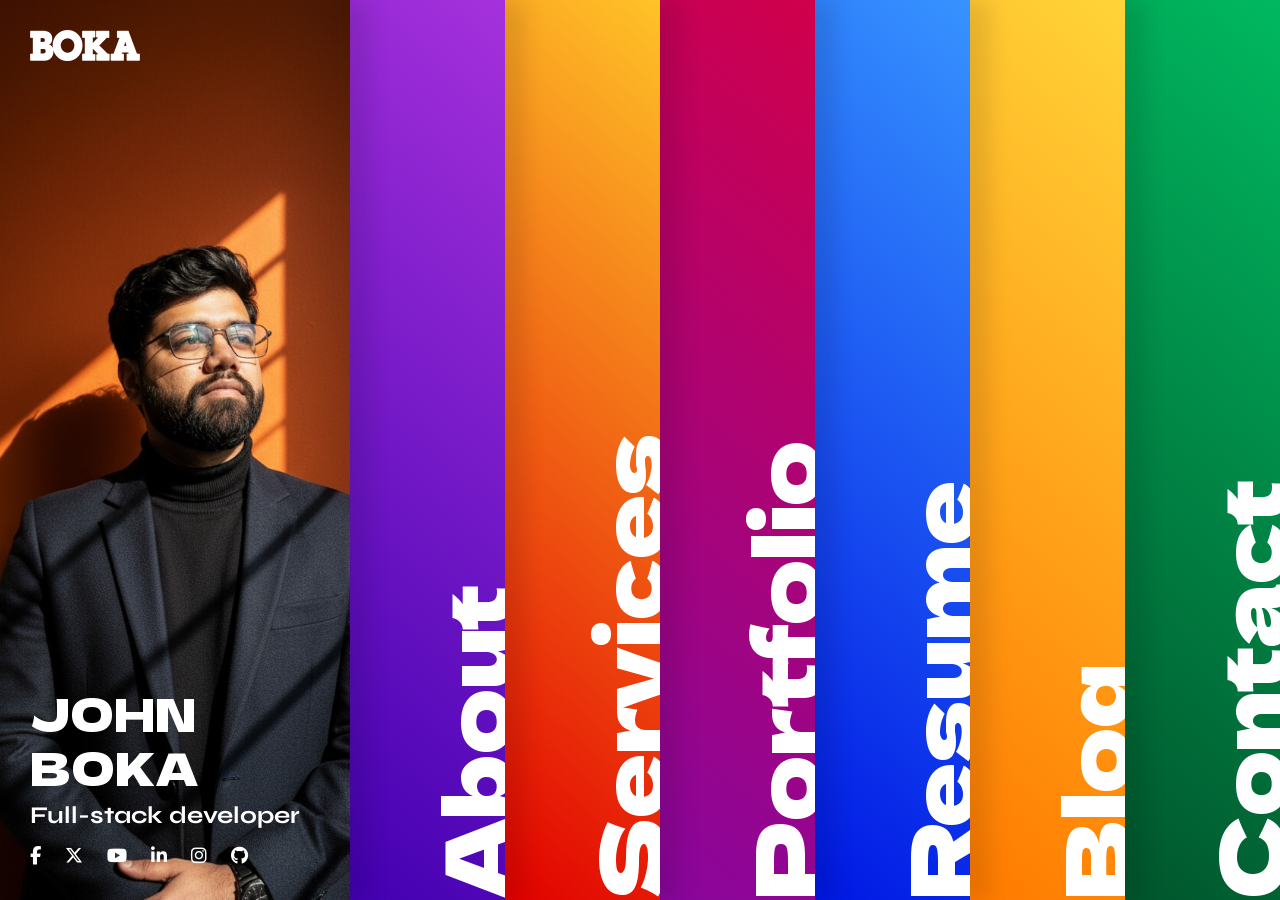
<file: index-v1.html>
<!DOCTYPE html>
<html lang="en">
  <head>
    <meta charset="utf-8">
    <meta http-equiv="X-UA-Compatible" content="IE=edge">
    <meta name="viewport" content="width=device-width, initial-scale=1, maximum-scale=1, viewport-fit=cover">
    <title>Boka - Personal Portfolio HTML Template</title>
    <meta name="author" content="SLICEmyPAGE">
    <meta
      name="description"
      content="Boka is a sleek and modern personal portfolio HTML template designed to showcase your skills, projects, and experience. Perfect for web developers, designers, and creatives.">
    <meta name="keywords" content="personal portfolio, HTML template, web developer, designer, creative portfolio, modern design">
    <link rel="icon" href="include/images/favicon.png" sizes="32x32">
    <!-- Google Font -->
    <link rel="preconnect" href="https://fonts.googleapis.com">
    <link rel="preconnect" href="https://fonts.gstatic.com" crossorigin>
    <link href="https://fonts.googleapis.com/css2?family=Dela+Gothic+One&family=Syne:wght@400..800&display=swap" rel="stylesheet">
    <!-- Bootstrap Css -->
    <link rel="stylesheet" href="include/css/bootstrap.min.css" type="text/css">
    <!-- Swiper Css -->
    <link rel="stylesheet" href="include/css/swiper-bundle.min.css" type="text/css">
    <!-- FontAwesome Css -->
    <link rel="stylesheet" href="include/css/fontawesome.min.css" type="text/css">
    <!-- All custom Css here -->
    <link href="include/css/style.css" rel="stylesheet" type="text/css">
  </head>
  <body class="d-flex flex-column">
    <!-- ============================ HEADER START ============================== -->
    <header id="header" class="header-v1 d-flex transition">
      <a class="navbar-brand" href="/"><img src="include/images/boka-logo.png" alt=""></a>
      <div class="header-img-hold z-index-1">
        <img class="w-100 h-100 img-cover" src="include/images/hero.jpg" alt="">
      </div>
      <div class="header-content d-flex flex-column align-items-start justify-content-end z-index-2">
        <h1 class="mb-2 text-uppercase">John Boka</h1>
        <h2 class="mb-12 font-primary fw-bold" id="text_change">Full-stack developer</h2>
        <div id="text_change_list" style="display: none">
          <span>Full-stack developer</span>
          <span>Css expert</span>
          <span>Sometimes blogger</span>
          <span>A proud dad</span>
        </div>
        <ul class="d-flex flex-wrap gap-4">
          <li>
            <a href="#" target="_blank"><i class="fa-brands fa-facebook-f"></i></a>
          </li>
          <li>
            <a href="#" target="_blank"><i class="fa-brands fa-x-twitter"></i></a>
          </li>
          <li>
            <a href="#" target="_blank"><i class="fa-brands fa-youtube"></i></a>
          </li>
          <li>
            <a href="#" target="_blank"><i class="fa-brands fa-linkedin-in"></i></a>
          </li>
          <li>
            <a href="#" target="_blank"><i class="fa-brands fa-instagram"></i></a>
          </li>
          <li>
            <a href="#" target="_blank"><i class="fa-brands fa-github"></i></a>
          </li>
        </ul>
      </div>
    </header>

    <div class="navbar-outer">
      <div class="navbar w-100 h-100 transition position-relative p-0">
        <div class="navbar-block-wrapper d-flex flex-column flex-xl-row w-100 h-100 position-relative">
          <div class="navbar-block navbar-v1-block bg-gradient-1 z-index-10" data-target="about-section" id="nav-about">
            <h2 class="d-flex transition">
              About
              <span class="arrow outline"><i class="fa-solid fa-arrow-right"></i></span>
            </h2>
            <h3 class="hero-heading">I am John Boka, full-stack developer from california.</h3>

            <div class="navbar-icon">
              <img src="include/images/about-icon.png" alt="">
            </div>
            <div class="text-marquee-wrapper d-none d-xl-block">
              <div class="text-marquee-parent">
                <div class="text-marquee-list">
                  <span>Everything about me.</span>
                  <span>Everything about me.</span>
                  <span>Everything about me.</span>
                </div>
                <div class="text-marquee-list">
                  <span>Everything about me.</span>
                  <span>Everything about me.</span>
                  <span>Everything about me.</span>
                </div>
              </div>
            </div>
          </div>
          <div class="navbar-block navbar-v1-block bg-gradient-2 z-index-9" data-target="services-section" id="nav-services">
            <h2 class="d-flex transition">
              Services
              <span class="arrow outline"><i class="fa-solid fa-arrow-right"></i></span>
            </h2>
            <h3 class="hero-heading">10+ years experiences with over 800 projects delivered.</h3>
            <div class="navbar-icon">
              <img src="include/images/services-icon.png" alt="">
            </div>
            <div class="text-marquee-wrapper d-none d-xl-block">
              <div class="text-marquee-parent">
                <div class="text-marquee-list">
                  <span>What I do.</span>
                  <span>What I do.</span>
                  <span>What I do.</span>
                  <span>What I do.</span>
                </div>
                <div class="text-marquee-list">
                  <span>What I do.</span>
                  <span>What I do.</span>
                  <span>What I do.</span>
                  <span>What I do.</span>
                </div>
              </div>
            </div>
          </div>
          <div class="navbar-block navbar-v1-block bg-gradient-3 z-index-8" data-target="portfolio-section" id="nav-portfolio">
            <h2 class="d-flex transition">
              Portfolio<span class="arrow outline"><i class="fa-solid fa-arrow-right"></i></span>
            </h2>
            <h3 class="hero-heading">View my projects showcasing creativity and quality in web solutions.</h3>
            <div class="navbar-icon">
              <img src="include/images/portfolio-icon.png" alt="">
            </div>
            <div class="text-marquee-wrapper d-none d-xl-block">
              <div class="text-marquee-parent">
                <div class="text-marquee-list">
                  <span>My Featured Work.</span>
                  <span>My Achievments.</span>
                  <span>My Clients.</span>
                </div>
                <div class="text-marquee-list">
                  <span>My Featured Work.</span>
                  <span>My Achievments.</span>
                  <span>My Clients.</span>
                </div>
              </div>
            </div>
          </div>
          <div class="navbar-block navbar-v1-block bg-gradient-4 z-index-7" data-target="resume-section" id="nav-resume">
            <h2 class="d-flex transition">
              Resume
              <span class="arrow outline"><i class="fa-solid fa-arrow-right"></i></span>
            </h2>
            <h3 class="hero-heading">Explore my experience, education, and achievements in web development.</h3>
            <div class="navbar-icon">
              <img src="include/images/resume-icon.png" alt="">
            </div>
            <div class="text-marquee-wrapper d-none d-xl-block">
              <div class="text-marquee-parent">
                <div class="text-marquee-list">
                  <span>My Experiences.</span>
                  <span>My Educations.</span>
                  <span>My Awards.</span>
                  <span>My Skills.</span>
                </div>
                <div class="text-marquee-list">
                  <span>My Experiences.</span>
                  <span>My Educations.</span>
                  <span>My Awards.</span>
                  <span>My Skills.</span>
                </div>
              </div>
            </div>
          </div>
          <div class="navbar-block navbar-v1-block bg-gradient-5 z-index-6" data-target="blog-section" id="nav-blog">
            <h2 class="d-flex transition">
              Blog
              <span class="arrow outline"><i class="fa-solid fa-arrow-right"></i></span>
            </h2>
            <h3 class="hero-heading">Read insights and updates on web development and trends.</h3>
            <div class="navbar-icon">
              <img src="include/images/blog-icon.png" alt="">
            </div>
            <div class="text-marquee-wrapper d-none d-xl-block">
              <div class="text-marquee-parent">
                <div class="text-marquee-list">
                  <span>My articles.</span>
                  <span>My thoughts.</span>
                  <span>My articles.</span>
                  <span>My thoughts.</span>
                </div>
                <div class="text-marquee-list">
                  <span>My articles.</span>
                  <span>My thoughts.</span>
                  <span>My articles.</span>
                  <span>My thoughts.</span>
                </div>
              </div>
            </div>
          </div>
          <div class="navbar-block navbar-v1-block bg-gradient-6 z-index-5" data-target="contact-section" id="nav-contact">
            <h2 class="d-flex transition">
              Contact
              <span class="arrow outline"><i class="fa-solid fa-arrow-right"></i></span>
            </h2>
            <h3 class="hero-heading">Let's connect and explore how we can work together to bring your vision to life.</h3>
            <div class="navbar-icon">
              <img src="include/images/contact-icon.png" alt="">
            </div>
            <div class="text-marquee-wrapper d-none d-xl-block">
              <div class="text-marquee-parent">
                <div class="text-marquee-list">
                  <span>Get in touch.</span>
                  <span>Message me.</span>
                  <span>Mail me.</span>
                  <span>Visit me.</span>
                </div>
                <div class="text-marquee-list">
                  <span>Get in touch.</span>
                  <span>Message me.</span>
                  <span>Mail me.</span>
                  <span>Visit me.</span>
                </div>
              </div>
            </div>
          </div>
        </div>
        <div class="scroll-down d-flex">
          <a href="#main" class="link link-xl text-white" data-text="Scroll"
            ><span>Scroll</span> <b class="arrow outline"><i class="fa-solid fa-arrow-down"></i></b
          ></a>
        </div>
        <div class="go-back">
          <a href="#main" class="link link-xl back-to-menu text-white" data-text="Back to Menu"
            ><span>Back to Menu</span> <b class="arrow outline"><i class="fa-solid fa-arrow-right"></i></b
          ></a>
        </div>
      </div>
    </div>
    <div class="nav-toggler d-xl-none">
      <a href="#" class="nav-toggle-btn">
        <span></span>
      </a>
    </div>
    <!-- ============================ HEADER END ============================== -->
    <main id="main" class="position-relative">
      <!-- ============================ ABOUT SECTION START ============================ -->
      <div class="page-section position-relative overflow-hidden" id="about-section">
        <div class="content-container">
          <div class="container">
            <div class="row mb-120 tab-mb-64">
              <div class="col-lg-6 tab-mb-64 animate-child">
                <h2 class="page-heading text-clip bg-gradient-1">Hi, I am John Boka.</h2>
                <div class="animate-child">
                  <p>
                    Lorem, ipsum dolor sit amet consectetur adipisicing elit. Modi est dignissimos officiis eveniet rem quas, explicabo recusandae quam illo, adipisci, quae iste magni aperiam fugiat
                    provident animi sapiente nulla sint.
                  </p>
                  <p>Explicabo recusandae quam illo, adipisci, quae iste magni aperiam fugiat provident animi sapiente nulla sint.</p>
                </div>
              </div>
              <div class="col-lg-6 animate-child">
                <div class="about-img-container position-relative w-100 h-100 rounded-5 overflow-hidden shadow">
                  <div class="about-img-hold position-relative w-100 h-100 z-index-1">
                    <img src="include/images/about-img.jpg" alt="" class="w-100 h-100 img-cover">
                  </div>
                  <div class="signature-hold position-absolute z-index-2">
                    <img src="include/images/signature.png" alt="">
                  </div>
                </div>
              </div>
            </div>

            <div class="row">
              <div class="col-lg-10">
                <div class="page-heading-wrapper mb-90 tab-mb-64">
                  <div class="col-lg-11 animate-child">
                    <h2 class="page-heading mb-48 mob-mb-24 text-clip bg-gradient-1">What my clients say about me</h2>
                  </div>
                  <div class="col-lg-6 ms-auto opacity-75">
                    <div class="animate-child">
                      <p>Quis voluptatibus inventore exercitationem harum minus obcaecati officiis distinctio quia accusamus sit quae.</p>
                      <p>Harum placeat iusto, eius esse eaque natus rerum praesentium debitis..</p>
                    </div>
                  </div>
                </div>
              </div>
            </div>

            <div class="row">
              <div class="col-lg-12 animate-child">
                <div class="swiper testimonial-slider full-height">
                  <div class="swiper-wrapper">
                    <div class="testimonial-item swiper-slide">
                      <div class="testimonial-box w-100 h-100 d-flex flex-column">
                        <blockquote class="h3 fw-bold mb-5">
                          I was very impressed with the quality of work produced. The job was completed to specification, and he went above and beyond in bringing the PSD's to life. I will be using
                          this contractor again.
                        </blockquote>
                        <div class="quote-by mt-auto">
                          <strong class="h5 fw-bold text-clip bg-gradient-1">David I.</strong><br>
                          <a href="#" class="link link-sm text-body-color" data-text="www.domain-name.com"
                            ><span>www.domain-name.com</span><small class="ms-2"><i class="fa-solid fa-arrow-up-right-from-square" aria-hidden="true"></i></small
                          ></a>
                        </div>
                      </div>
                    </div>

                    <div class="testimonial-item swiper-slide">
                      <div class="testimonial-box w-100 h-100 d-flex flex-column">
                        <blockquote class="h3 fw-bold mb-5">Was a great experience with John Boka coded it exactly how I wanted, I'm picky so that says a lot! Thanks!</blockquote>
                        <div class="quote-by mt-auto">
                          <strong class="h5 fw-bold text-clip bg-gradient-1">Zackary</strong><br>
                          <a href="#" class="link link-sm text-body-color" data-text="www.domain-name.com"
                            ><span>www.domain-name.com</span><small class="ms-2"><i class="fa-solid fa-arrow-up-right-from-square" aria-hidden="true"></i></small
                          ></a>
                        </div>
                      </div>
                    </div>

                    <div class="testimonial-item swiper-slide">
                      <div class="testimonial-box w-100 h-100 d-flex flex-column">
                        <blockquote class="h3 fw-bold mb-5">
                          Excellent piece of web build work. Went above and beyond what I asked and very supportive throughout. Very happy with the outcome and will definitely use Boka again.
                        </blockquote>
                        <div class="quote-by mt-auto">
                          <strong class="h5 fw-bold text-clip bg-gradient-1">Stuart</strong><br>
                          <a href="#" class="link link-sm text-body-color" data-text="www.domain-name.com"
                            ><span>www.domain-name.com</span><small class="ms-2"><i class="fa-solid fa-arrow-up-right-from-square" aria-hidden="true"></i></small
                          ></a>
                        </div>
                      </div>
                    </div>

                    <div class="testimonial-item swiper-slide">
                      <div class="testimonial-box w-100 h-100 d-flex flex-column">
                        <blockquote class="h3 fw-bold mb-5">
                          Great solid work turned around in a timely fashion and written as specified in the requirements. Reliable and talented contractor!!
                        </blockquote>
                        <div class="quote-by mt-auto">
                          <strong class="h5 fw-bold text-clip bg-gradient-1">Pupcake Publisher</strong><br>
                          <a href="#" class="link link-sm text-body-color" data-text="www.domain-name.com"
                            ><span>www.domain-name.com</span><small class="ms-2"><i class="fa-solid fa-arrow-up-right-from-square" aria-hidden="true"></i></small
                          ></a>
                        </div>
                      </div>
                    </div>

                    <div class="testimonial-item swiper-slide">
                      <div class="testimonial-box w-100 h-100 d-flex flex-column">
                        <blockquote class="h3 fw-bold mb-5">Thanks Boka, excellent work!! Great communication too. Will hire again!</blockquote>
                        <div class="quote-by mt-auto">
                          <strong class="h5 fw-bold text-clip bg-gradient-1">Niek Giavedoni</strong><br>
                          <a href="#" class="link link-sm text-body-color" data-text="www.domain-name.com"
                            ><span>www.domain-name.com</span><small class="ms-2"><i class="fa-solid fa-arrow-up-right-from-square" aria-hidden="true"></i></small
                          ></a>
                        </div>
                      </div>
                    </div>
                  </div>
                  <div class="swiper-button-next"></div>
                  <div class="swiper-button-prev"></div>
                  <div class="swiper-pagination"></div>
                </div>
              </div>
            </div>
          </div>
        </div>

        <div class="page-nav-container d-flex">
          <a
            href="#nav-contact"
            class="page-nav-link page-nav-parent d-flex align-items-end w-100 position-relative overflow-hidden bg-gradient-6 z-index-2"
            data-target="contact-section"
            data-overlay="nav-overlay-contact"
          >
            <h2 class="d-flex transition position-relative">
              Contact
              <span class="arrow outline"><i class="fa-solid fa-arrow-right"></i></span>
            </h2>
            <div class="page-nav-icon">
              <img src="include/images/contact-icon.png" alt="">
            </div>
          </a>
          <a
            href="#nav-services"
            class="page-nav-link page-nav-parent d-flex align-items-end w-100 position-relative overflow-hidden bg-gradient-2 z-index-1"
            data-target="services-section"
            data-overlay="nav-overlay-services"
          >
            <h2 class="d-flex transition position-relative">
              Services
              <span class="arrow outline"><i class="fa-solid fa-arrow-right"></i></span>
            </h2>
            <div class="page-nav-icon">
              <img src="include/images/services-icon.png" alt="">
            </div>
          </a>
        </div>
      </div>
      <!-- ============================ ABOUT SECTION END ============================ -->

      <!-- ============================ SERVICES SECTION START ============================ -->
      <div class="page-section position-relative overflow-hidden" id="services-section">
        <div class="content-container">
          <div class="container">
            <div class="row">
              <div class="col-lg-10">
                <div class="page-heading-wrapper mb-90 tab-mb-64">
                  <div class="col-lg-11 animate-child">
                    <h2 class="page-heading mb-48 mob-mb-24 text-clip bg-gradient-2">All solutions to help you grow your business.</h2>
                  </div>
                  <div class="col-lg-6 ms-auto opacity-75">
                    <div class="animate-child">
                      <p>Quis voluptatibus inventore exercitationem harum minus obcaecati officiis distinctio quia accusamus sit quae.</p>
                      <p>Harum placeat iusto, eius esse eaque natus rerum praesentium debitis..</p>
                    </div>
                  </div>
                </div>
              </div>
              <div class="col-lg-12">
                <div class="row align-items-center">
                  <div class="col-lg-6">
                    <div class="service-left-container pe-lg-5 animate-child">
                      <h5>Quis voluptatibus inventore exercitationem harum minus officiis distinctio quia accusamus.</h5>
                      <p>
                        Adipisci corrupti unde asperiores voluptates provident accusamus earum tempora esse, recusandae nihil praesentium illo quisquam doloribus! Sapiente error itaque distinctio
                        neque veritatis
                      </p>
                      <div class="pe-lg-5">
                        <div class="service-list-wrapper">
                          <ul class="service-list customTab animate-child" id="services-tab" role="tablist">
                            <li class="d-flex mb-2" role="presentation">
                              <h4
                                class="service-link font-primary fw-bold transition mb-0 position-relative active"
                                id="service1-tab"
                                data-bs-toggle="tab"
                                data-bs-target="#service1"
                                role="tab"
                                aria-controls="service1"
                                aria-selected="true"
                              >
                                Branding<sup class="transition text-clip bg-gradient-2">01</sup>
                              </h4>
                            </li>
                            <li class="d-flex mb-2" role="presentation">
                              <h4
                                class="service-link font-primary fw-bold transition mb-0 position-relative"
                                id="service2-tab"
                                data-bs-toggle="tab"
                                data-bs-target="#service2"
                                role="tab"
                                aria-controls="service2"
                                aria-selected="false"
                              >
                                Html conversion<sup class="transition text-clip bg-gradient-2">02</sup>
                              </h4>
                            </li>
                            <li class="d-flex mb-2" role="presentation">
                              <h4
                                class="service-link font-primary fw-bold transition mb-0 position-relative"
                                id="service3-tab"
                                data-bs-toggle="tab"
                                data-bs-target="#service3"
                                role="tab"
                                aria-controls="service3"
                                aria-selected="true"
                              >
                                React Js<sup class="transition text-clip bg-gradient-2">03</sup>
                              </h4>
                            </li>
                            <li class="d-flex mb-2" role="presentation">
                              <h4
                                class="service-link font-primary fw-bold transition mb-0 position-relative"
                                id="service4-tab"
                                data-bs-toggle="tab"
                                data-bs-target="#service4"
                                role="tab"
                                aria-controls="service4"
                                aria-selected="false"
                              >
                                Mobile app<sup class="transition text-clip bg-gradient-2">04</sup>
                              </h4>
                            </li>
                            <li class="d-flex mb-2" role="presentation">
                              <h4
                                class="service-link font-primary fw-bold transition mb-0 position-relative"
                                id="service5-tab"
                                data-bs-toggle="tab"
                                data-bs-target="#service5"
                                role="tab"
                                aria-controls="service5"
                                aria-selected="true"
                              >
                                eCommerce<sup class="transition text-clip bg-gradient-2">05</sup>
                              </h4>
                            </li>
                            <li class="d-flex mb-2" role="presentation">
                              <h4
                                class="service-link font-primary fw-bold transition mb-0 position-relative"
                                id="service6-tab"
                                data-bs-toggle="tab"
                                data-bs-target="#service6"
                                role="tab"
                                aria-controls="service6"
                                aria-selected="false"
                              >
                                Copywriting<sup class="transition text-clip bg-gradient-2">06</sup>
                              </h4>
                            </li>
                          </ul>
                        </div>
                      </div>
                    </div>
                  </div>
                  <div class="col-lg-6 animate-child">
                    <div class="service-right-container">
                      <div class="tab-content h-100 w-100" id="services-tabContent">
                        <div class="tab-pane w-100 h-100 show active" id="service1" role="tabpanel" aria-labelledby="service1-tab" tabindex="0">
                          <div class="service-details-outer custom-tab-content w-100 h-100 reveal">
                            <div class="service-details-container w-100 h-100 position-relative">
                              <div class="service-image-box overflow-hidden shadow rounded-5 w-100 transition">
                                <img src="include/images/service1.jpg" alt="" class="w-100 h-100 img-cover d-none d-lg-block">
                                <img src="include/images/service1-mob.jpg" alt="" class="w-100 h-100 img-cover d-lg-none">
                              </div>

                              <div class="service-details p-4 overflow-hidden shadow rounded-5">
                                <h4 class="font-primary fw-bold">
                                  <span class="text-clip bg-gradient-2">01. Branding</span>
                                </h4>
                                <p>Adipisci corrupti unde asperiores voluptates provident accusamus earum tempora esse.</p>
                                <ul class="d-flex flex-column gap-2">
                                  <li>
                                    <span class="text-clip bg-gradient-2 d-inline-block"><i class="fa-solid fa-angles-right"></i> </span>
                                    Pixel perfect
                                  </li>
                                  <li>
                                    <span class="text-clip bg-gradient-2 d-inline-block"><i class="fa-solid fa-angles-right"></i></span>
                                    Speed optimization
                                  </li>
                                  <li>
                                    <span class="text-clip bg-gradient-2 d-inline-block"><i class="fa-solid fa-angles-right"></i></span>
                                    Fully Responsive
                                  </li>
                                </ul>
                              </div>
                            </div>
                          </div>
                        </div>
                        <div class="tab-pane w-100 h-100" id="service2" role="tabpanel" aria-labelledby="service2-tab" tabindex="0">
                          <div class="service-details-outer custom-tab-content w-100 h-100">
                            <div class="service-details-container w-100 h-100 position-relative">
                              <div class="service-image-box overflow-hidden shadow rounded-5 w-100 transition">
                                <img src="include/images/service2.jpg" alt="" class="w-100 h-100 img-cover d-none d-lg-block">
                                <img src="include/images/service2-mob.jpg" alt="" class="w-100 h-100 img-cover d-lg-none">
                              </div>

                              <div class="service-details p-4 overflow-hidden shadow rounded-5">
                                <h4 class="font-primary fw-bold">
                                  <span class="text-clip bg-gradient-2">02. Html conversion</span>
                                </h4>
                                <p>Adipisci corrupti unde asperiores voluptates provident accusamus earum tempora esse.</p>
                                <ul class="d-flex flex-column gap-2">
                                  <li>
                                    <span class="text-clip bg-gradient-2 d-inline-block"><i class="fa-solid fa-angles-right"></i> </span>
                                    Pixel perfect
                                  </li>
                                  <li>
                                    <span class="text-clip bg-gradient-2 d-inline-block"><i class="fa-solid fa-angles-right"></i></span>
                                    Speed optimization
                                  </li>
                                  <li>
                                    <span class="text-clip bg-gradient-2 d-inline-block"><i class="fa-solid fa-angles-right"></i></span>
                                    Fully Responsive
                                  </li>
                                </ul>
                              </div>
                            </div>
                          </div>
                        </div>

                        <div class="tab-pane w-100 h-100" id="service3" role="tabpanel" aria-labelledby="service3-tab" tabindex="0">
                          <div class="service-details-outer custom-tab-content w-100 h-100">
                            <div class="service-details-container w-100 h-100 position-relative">
                              <div class="service-image-box overflow-hidden shadow rounded-5 w-100 transition">
                                <img src="include/images/service3.jpg" alt="" class="w-100 h-100 img-cover d-none d-lg-block">
                                <img src="include/images/service3-mob.jpg" alt="" class="w-100 h-100 img-cover d-lg-none">
                              </div>

                              <div class="service-details p-4 overflow-hidden shadow rounded-5">
                                <h4 class="font-primary fw-bold">
                                  <span class="text-clip bg-gradient-2">03. React js</span>
                                </h4>
                                <p>Adipisci corrupti unde asperiores voluptates provident accusamus earum tempora esse.</p>
                                <ul class="d-flex flex-column gap-2">
                                  <li>
                                    <span class="text-clip bg-gradient-2 d-inline-block"><i class="fa-solid fa-angles-right"></i> </span>
                                    Pixel perfect
                                  </li>
                                  <li>
                                    <span class="text-clip bg-gradient-2 d-inline-block"><i class="fa-solid fa-angles-right"></i></span>
                                    Speed optimization
                                  </li>
                                  <li>
                                    <span class="text-clip bg-gradient-2 d-inline-block"><i class="fa-solid fa-angles-right"></i></span>
                                    Fully Responsive
                                  </li>
                                </ul>
                              </div>
                            </div>
                          </div>
                        </div>

                        <div class="tab-pane w-100 h-100" id="service4" role="tabpanel" aria-labelledby="service4-tab" tabindex="0">
                          <div class="service-details-outer custom-tab-content w-100 h-100">
                            <div class="service-details-container w-100 h-100 position-relative">
                              <div class="service-image-box overflow-hidden shadow rounded-5 w-100 transition">
                                <img src="include/images/service4.jpg" alt="" class="w-100 h-100 img-cover d-none d-lg-block">
                                <img src="include/images/service4-mob.jpg" alt="" class="w-100 h-100 img-cover d-lg-none">
                              </div>

                              <div class="service-details p-4 overflow-hidden shadow rounded-5">
                                <h4 class="font-primary fw-bold">
                                  <span class="text-clip bg-gradient-2">04. Mobile app</span>
                                </h4>

                                <p>Adipisci corrupti unde asperiores voluptates provident accusamus earum tempora esse.</p>
                                <ul class="d-flex flex-column gap-2">
                                  <li>
                                    <span class="text-clip bg-gradient-2 d-inline-block"><i class="fa-solid fa-angles-right"></i> </span>
                                    Pixel perfect
                                  </li>
                                  <li>
                                    <span class="text-clip bg-gradient-2 d-inline-block"><i class="fa-solid fa-angles-right"></i></span>
                                    Speed optimization
                                  </li>
                                  <li>
                                    <span class="text-clip bg-gradient-2 d-inline-block"><i class="fa-solid fa-angles-right"></i></span>
                                    Fully Responsive
                                  </li>
                                </ul>
                              </div>
                            </div>
                          </div>
                        </div>

                        <div class="tab-pane w-100 h-100" id="service5" role="tabpanel" aria-labelledby="service5-tab" tabindex="0">
                          <div class="service-details-outer custom-tab-content w-100 h-100">
                            <div class="service-details-container w-100 h-100 position-relative">
                              <div class="service-image-box overflow-hidden shadow rounded-5 w-100 transition">
                                <img src="include/images/service5.jpg" alt="" class="w-100 h-100 img-cover d-none d-lg-block">
                                <img src="include/images/service5-mob.jpg" alt="" class="w-100 h-100 img-cover d-lg-none">
                              </div>

                              <div class="service-details p-4 overflow-hidden shadow rounded-5">
                                <h4 class="font-primary fw-bold">
                                  <span class="text-clip bg-gradient-2">05. eCommerce</span>
                                </h4>
                                <p>Adipisci corrupti unde asperiores voluptates provident accusamus earum tempora esse.</p>
                                <ul class="d-flex flex-column gap-2">
                                  <li>
                                    <span class="text-clip bg-gradient-2 d-inline-block"><i class="fa-solid fa-angles-right"></i> </span>
                                    Pixel perfect
                                  </li>
                                  <li>
                                    <span class="text-clip bg-gradient-2 d-inline-block"><i class="fa-solid fa-angles-right"></i></span>
                                    Speed optimization
                                  </li>
                                  <li>
                                    <span class="text-clip bg-gradient-2 d-inline-block"><i class="fa-solid fa-angles-right"></i></span>
                                    Fully Responsive
                                  </li>
                                </ul>
                              </div>
                            </div>
                          </div>
                        </div>

                        <div class="tab-pane w-100 h-100" id="service6" role="tabpanel" aria-labelledby="service6-tab" tabindex="0">
                          <div class="service-details-outer custom-tab-content w-100 h-100">
                            <div class="service-details-container w-100 h-100 position-relative">
                              <div class="service-image-box overflow-hidden shadow rounded-5 w-100 transition">
                                <img src="include/images/service6.jpg" alt="" class="w-100 h-100 img-cover d-none d-lg-block">
                                <img src="include/images/service6-mob.jpg" alt="" class="w-100 h-100 img-cover d-lg-none">
                              </div>

                              <div class="service-details p-4 overflow-hidden shadow rounded-5">
                                <h4 class="font-primary fw-bold">
                                  <span class="text-clip bg-gradient-2">06. Copywriting</span>
                                </h4>
                                <p>Adipisci corrupti unde asperiores voluptates provident accusamus earum tempora esse.</p>
                                <ul class="d-flex flex-column gap-2">
                                  <li>
                                    <span class="text-clip bg-gradient-2 d-inline-block"><i class="fa-solid fa-angles-right"></i> </span>
                                    Pixel perfect
                                  </li>
                                  <li>
                                    <span class="text-clip bg-gradient-2 d-inline-block"><i class="fa-solid fa-angles-right"></i></span>
                                    Speed optimization
                                  </li>
                                  <li>
                                    <span class="text-clip bg-gradient-2 d-inline-block"><i class="fa-solid fa-angles-right"></i></span>
                                    Fully Responsive
                                  </li>
                                </ul>
                              </div>
                            </div>
                          </div>
                        </div>
                      </div>
                    </div>
                  </div>
                </div>
              </div>
            </div>
          </div>
        </div>
        <div class="page-nav-container d-flex">
          <a
            href="#nav-about"
            class="page-nav-link page-nav-parent d-flex align-items-end w-100 position-relative overflow-hidden bg-gradient-1 z-index-2"
            data-target="about-section"
            data-overlay="nav-overlay-about"
          >
            <h2 class="d-flex transition position-relative">
              About
              <span class="arrow outline"><i class="fa-solid fa-arrow-right"></i></span>
            </h2>
            <div class="page-nav-icon">
              <img src="include/images/about-icon.png" alt="">
            </div>
          </a>
          <a
            href="#nav-portfolio"
            class="page-nav-link page-nav-parent d-flex align-items-end w-100 position-relative overflow-hidden bg-gradient-3 z-index-1"
            data-target="portfolio-section"
            data-overlay="nav-overlay-portfolio"
          >
            <h2 class="d-flex transition position-relative">
              Portfolio
              <span class="arrow outline"><i class="fa-solid fa-arrow-right"></i></span>
            </h2>
            <div class="page-nav-icon">
              <img src="include/images/portfolio-icon.png" alt="">
            </div>
          </a>
        </div>
      </div>
      <!-- ============================ SERVICES SECTION END ============================ -->

      <!-- ============================ PORTFOLIO SECTION START ============================ -->
      <div class="page-section position-relative overflow-hidden" id="portfolio-section">
        <div class="content-container">
          <div class="container">
            <div class="row mb-120 tab-mb-64">
              <div class="col-lg-10">
                <div class="page-heading-wrapper mb-90 tab-mb-64">
                  <div class="col-lg-11 animate-child">
                    <h2 class="page-heading mb-48 mob-mb-24 text-clip bg-gradient-3">Some of the greatest work of mine.</h2>
                  </div>
                  <div class="col-lg-6 ms-auto opacity-75">
                    <div class="animate-child">
                      <p>Quis voluptatibus inventore exercitationem harum minus obcaecati officiis distinctio quia accusamus sit quae.</p>
                      <p>Harum placeat iusto, eius esse eaque natus rerum praesentium debitis..</p>
                    </div>
                  </div>
                </div>
              </div>
              <div class="col-lg-11 mx-auto animate-child">
                <!-- Portfolio Carousel -->
                <div class="swiper portfolio-slider overflow-visible">
                  <div class="swiper-wrapper">
                    <div class="portfolio-item swiper-slide">
                      <div class="portfolio-box-wrapper">
                        <div class="portfolio-box">
                          <div class="portfolio-title transition position-relative z-index-10">
                            <h2>Project Name 1</h2>
                          </div>
                          <div class="portfolio-box-img position-relative shadow">
                            <img src="include/images/portfolio1.jpg" alt="">
                          </div>

                          <div class="portfolio-category mb-120 tab-mb-80 mob-mb-24 d-flex flex-column gap-2 align-items-end">
                            <span class="px-3 py-2 rounded-pill fw-bold shadow">Logo Design</span>
                            <span class="px-3 py-2 rounded-pill fw-bold shadow">Branding</span>
                            <span class="px-3 py-2 rounded-pill fw-bold shadow">UX/UI</span>
                          </div>
                          <div class="portfolio-link-wrapper">
                            <span class="d-inline-block transition">
                              <a class="portfolio-link px-3 py-2 rounded-pill fw-bold shadow" href="#" target="_blank">Visit the website <i class="fa-solid fa-arrow-up-right-from-square"></i></a>
                            </span>
                          </div>
                        </div>
                      </div>
                    </div>
                    <div class="portfolio-item swiper-slide">
                      <div class="portfolio-box-wrapper">
                        <div class="portfolio-box">
                          <div class="portfolio-title transition position-relative z-index-10">
                            <h2>Project Name 2</h2>
                          </div>
                          <div class="portfolio-box-img position-relative shadow">
                            <img src="include/images/portfolio2.jpg" alt="">
                          </div>

                          <div class="portfolio-category mb-120 tab-mb-80 mob-mb-24 d-flex flex-column gap-2 align-items-end">
                            <span class="px-3 py-2 rounded-pill fw-bold shadow">Logo Design</span>
                            <span class="px-3 py-2 rounded-pill fw-bold shadow">Branding</span>
                            <span class="px-3 py-2 rounded-pill fw-bold shadow">UX/UI</span>
                          </div>
                          <div class="portfolio-link-wrapper">
                            <span class="d-inline-block transition">
                              <a class="portfolio-link px-3 py-2 rounded-pill fw-bold shadow" href="#" target="_blank">Visit the website <i class="fa-solid fa-arrow-up-right-from-square"></i></a>
                            </span>
                          </div>
                        </div>
                      </div>
                    </div>
                    <div class="portfolio-item swiper-slide">
                      <div class="portfolio-box-wrapper">
                        <div class="portfolio-box">
                          <div class="portfolio-title transition position-relative z-index-10">
                            <h2>Project Name 3</h2>
                          </div>
                          <div class="portfolio-box-img position-relative shadow">
                            <img src="include/images/portfolio3.jpg" alt="">
                          </div>

                          <div class="portfolio-category mb-120 tab-mb-80 mob-mb-24 d-flex flex-column gap-2 align-items-end">
                            <span class="px-3 py-2 rounded-pill fw-bold shadow">Logo Design</span>
                            <span class="px-3 py-2 rounded-pill fw-bold shadow">Branding</span>
                            <span class="px-3 py-2 rounded-pill fw-bold shadow">UX/UI</span>
                          </div>
                          <div class="portfolio-link-wrapper">
                            <span class="d-inline-block transition">
                              <a class="portfolio-link px-3 py-2 rounded-pill fw-bold shadow" href="#" target="_blank">Visit the website <i class="fa-solid fa-arrow-up-right-from-square"></i></a>
                            </span>
                          </div>
                        </div>
                      </div>
                    </div>
                    <div class="portfolio-item swiper-slide">
                      <div class="portfolio-box-wrapper">
                        <div class="portfolio-box">
                          <div class="portfolio-title transition position-relative z-index-10">
                            <h2>Project Name 4</h2>
                          </div>
                          <div class="portfolio-box-img position-relative shadow">
                            <img src="include/images/portfolio4.jpg" alt="">
                          </div>

                          <div class="portfolio-category mb-120 tab-mb-80 mob-mb-24 d-flex flex-column gap-2 align-items-end">
                            <span class="px-3 py-2 rounded-pill fw-bold shadow">Logo Design</span>
                            <span class="px-3 py-2 rounded-pill fw-bold shadow">Branding</span>
                            <span class="px-3 py-2 rounded-pill fw-bold shadow">UX/UI</span>
                          </div>
                          <div class="portfolio-link-wrapper">
                            <span class="d-inline-block transition">
                              <a class="portfolio-link px-3 py-2 rounded-pill fw-bold shadow" href="#" target="_blank">Visit the website <i class="fa-solid fa-arrow-up-right-from-square"></i></a>
                            </span>
                          </div>
                        </div>
                      </div>
                    </div>
                  </div>
                  <div class="swiper-button-next"></div>
                  <div class="swiper-button-prev"></div>

                  <div class="swiper-pagination"></div>
                </div>
              </div>
            </div>
            <div class="row mb-120 tab-mb-64">
              <div class="col-lg-10">
                <div class="page-heading-wrapper mb-90 tab-mb-64">
                  <div class="col-lg-11 animate-child">
                    <h2 class="page-heading mb-48 mob-mb-24 text-clip bg-gradient-3">Awesome stats</h2>
                  </div>
                  <div class="col-lg-6 ms-auto opacity-75">
                    <div class="animate-child">
                      <p>Quis voluptatibus inventore exercitationem harum minus obcaecati officiis distinctio quia accusamus sit quae.</p>
                      <p>Harum placeat iusto, eius esse eaque natus rerum praesentium debitis..</p>
                    </div>
                  </div>
                </div>
              </div>
              <div class="col-lg-12">
                <div class="stats-wrapper d-flex">
                  <div class="stat-box w-100 h-100 d-flex flex-column justify-content-center animate-child">
                    <h2 class="mb-0">
                      <span class="text-clip bg-gradient-1"><b class="count fw-normal" data-target="800">0</b>+</span>
                    </h2>
                    <h6 class="mb-0 font-primary fw-bold">
                      <span class="opacity-50">Projects <br>completed</span>
                    </h6>
                  </div>

                  <div class="stat-box w-100 h-100 d-flex flex-column justify-content-center animate-child">
                    <h2 class="mb-0">
                      <span class="text-clip bg-gradient-2"><b class="count fw-normal" data-target="50">0</b></span>
                    </h2>
                    <h6 class="mb-0 font-primary fw-bold">
                      <span class="opacity-50">Happy <br>clients</span>
                    </h6>
                  </div>

                  <div class="stat-box w-100 h-100 d-flex flex-column justify-content-center animate-child">
                    <h2 class="mb-0">
                      <span class="text-clip bg-gradient-4"><b class="count fw-normal" data-target="20">0</b></span>
                    </h2>
                    <h6 class="mb-0 font-primary fw-bold">
                      <span class="opacity-50">Countries <br>served</span>
                    </h6>
                  </div>

                  <div class="stat-box w-100 h-100 d-flex flex-column justify-content-center animate-child">
                    <h2 class="mb-0">
                      <span class="text-clip bg-gradient-6"><b class="count fw-normal" data-target="3">0</b></span>
                    </h2>
                    <h6 class="mb-0 font-primary fw-bold">
                      <span class="opacity-50">Awards <br>won</span>
                    </h6>
                  </div>
                </div>
              </div>
            </div>
            <div class="row">
              <div class="col-lg-10">
                <div class="page-heading-wrapper mb-90 tab-mb-64">
                  <div class="col-lg-11 animate-child">
                    <h2 class="page-heading mb-48 mob-mb-24 text-clip bg-gradient-3">Great clients</h2>
                  </div>
                  <div class="col-lg-6 ms-auto opacity-75">
                    <div class="animate-child">
                      <p>Quis voluptatibus inventore exercitationem harum minus obcaecati officiis distinctio quia accusamus sit quae.</p>
                      <p>Harum placeat iusto, eius esse eaque natus rerum praesentium debitis..</p>
                    </div>
                  </div>
                </div>
              </div>
              <div class="col-lg-12">
                <div class="client-logo-wrapper position-relative overflow-hidden">
                  <div class="client-logo-parent img-marquee-parent">
                    <!-- Make sure you keep the same html twice for smooth animation -->
                    <!-- First Logo list -->
                    <div class="client-logo-list img-marquee-list">
                      <span class="client-logo-item"><img src="include/images/client-logo1.png" alt="client logo"> </span>
                      <span class="client-logo-item"><img src="include/images/client-logo2.png" alt="client logo"></span>
                      <span class="client-logo-item"><img src="include/images/client-logo3.png" alt="client logo"></span>
                      <span class="client-logo-item"><img src="include/images/client-logo4.png" alt="client logo"></span>
                    </div>
                    <!-- Second Logo list similar to first one -->
                    <div class="client-logo-list img-marquee-list">
                      <span class="client-logo-item"><img src="include/images/client-logo1.png" alt="client logo"></span>
                      <span class="client-logo-item"><img src="include/images/client-logo2.png" alt="client logo"></span>
                      <span class="client-logo-item"><img src="include/images/client-logo3.png" alt="client logo"></span>
                      <span class="client-logo-item"><img src="include/images/client-logo4.png" alt="client logo"></span>
                    </div>
                  </div>
                </div>
              </div>
            </div>
          </div>
        </div>
        <div class="page-nav-container d-flex">
          <a
            href="#nav-services"
            class="page-nav-link page-nav-parent d-flex align-items-end w-100 position-relative overflow-hidden bg-gradient-2 z-index-2"
            data-target="services-section"
            data-overlay="nav-overlay-services"
          >
            <h2 class="d-flex transition position-relative">
              Services
              <span class="arrow outline"><i class="fa-solid fa-arrow-right"></i></span>
            </h2>
            <div class="page-nav-icon">
              <img src="include/images/services-icon.png" alt="">
            </div>
          </a>
          <a
            href="#nav-resume"
            class="page-nav-link page-nav-parent d-flex align-items-end w-100 position-relative overflow-hidden bg-gradient-4 z-index-1"
            data-target="resume-section"
            data-overlay="nav-overlay-resume"
          >
            <h2 class="d-flex transition position-relative">
              Resume
              <span class="arrow outline"><i class="fa-solid fa-arrow-right"></i></span>
            </h2>
            <div class="page-nav-icon">
              <img src="include/images/resume-icon.png" alt="">
            </div>
          </a>
        </div>
      </div>
      <!-- ============================ PORTFOLIO SECTION END ============================ -->

      <!-- ============================ RESUME SECTION START ============================ -->
      <div class="page-section position-relative overflow-hidden" id="resume-section">
        <div class="content-container">
          <div class="container">
            <div class="row">
              <div class="col-lg-10">
                <div class="page-heading-wrapper mb-90 tab-mb-64">
                  <div class="col-lg-11 animate-child">
                    <h2 class="page-heading mb-48 mob-mb-24 text-clip bg-gradient-4">Building quality web solutions with proven expertise.</h2>
                  </div>
                  <div class="col-lg-6 ms-auto opacity-75">
                    <div class="animate-child">
                      <p>Quis voluptatibus inventore exercitationem harum minus obcaecati officiis distinctio quia accusamus sit quae.</p>
                      <p>Harum placeat iusto, eius esse eaque natus rerum praesentium debitis..</p>
                    </div>
                  </div>
                </div>
              </div>
            </div>
            <div class="row">
              <div class="col-lg-12">
                <div class="experience-list-wrapper animate-child">
                  <h2 class="page-heading mb-48 mob-mb-24 text-clip bg-gradient-4">Experiences</h2>
                  <div class="experience-list">
                    <div class="experience-item">
                      <div class="experience-box row gap-3 gap-lg-0 animate-child">
                        <div class="experience-box-left col-lg-3">
                          <h5 class="mb-0">2020 - Today</h5>
                        </div>
                        <div class="experience-box-mid col-lg-5">
                          <h5 class="font-primary fw-bold mb-0">Full Stack Developer</h5>
                          <p>
                            in
                            <a href="#" class="text-clip bg-gradient-2" target="_blank">Agency of Development</a>, INDIA
                          </p>
                        </div>
                        <div class="experience-box-right col-lg-4">
                          <p>Nihil placeat optio nostrum quam aperiam delectus natus a illum voluptates fuga consequuntur harum.</p>
                        </div>
                      </div>
                      <hr class="my-5">
                    </div>
                    <div class="experience-item">
                      <div class="experience-box row gap-3 gap-lg-0 animate-child">
                        <div class="experience-box-left col-lg-3">
                          <h5 class="mb-0">2016 - 2020</h5>
                        </div>
                        <div class="experience-box-mid col-lg-5">
                          <h5 class="font-primary fw-bold mb-0">Senior Frontend Developer</h5>
                          <p>in <a href="#" class="text-clip bg-gradient-2" target="_blank">Agency of Development</a>, USA</p>
                        </div>
                        <div class="experience-box-right col-lg-4">
                          <p>Nihil placeat optio nostrum quam aperiam delectus natus a illum voluptates fuga consequuntur harum.</p>
                        </div>
                      </div>
                      <hr class="my-5">
                    </div>
                    <div class="experience-item">
                      <div class="experience-box row gap-3 gap-lg-0 animate-child">
                        <div class="experience-box-left col-lg-3">
                          <h5 class="mb-0">2014 - 2016</h5>
                        </div>
                        <div class="experience-box-mid col-lg-5">
                          <h5 class="font-primary fw-bold mb-0">Frontend Developer</h5>
                          <p>in <a href="#" class="text-clip bg-gradient-2" target="_blank">Agency of Development</a>, UK</p>
                        </div>
                        <div class="experience-box-right col-lg-4">
                          <p>Nihil placeat optio nostrum quam aperiam delectus natus a illum voluptates fuga consequuntur harum.</p>
                        </div>
                      </div>
                      <hr class="my-5">
                    </div>
                  </div>
                </div>
              </div>
            </div>

            <div class="row">
              <div class="col-lg-12">
                <div class="education-list-wrapper animate-child mt-120 tab-mt-64">
                  <h2 class="page-heading mb-48 mob-mb-24 text-clip bg-gradient-4">Education</h2>
                  <div class="education-list">
                    <div class="education-item">
                      <div class="education-box row gap-3 gap-lg-0 animate-child">
                        <div class="education-box-left col-lg-3">
                          <h5 class="mb-0">2012 - 2014</h5>
                        </div>
                        <div class="education-box-mid col-lg-5">
                          <h5 class="font-primary fw-bold opacity-75 mb-0">Frontend Development</h5>
                          <p class="opacity-50">from University of Development</p>
                        </div>
                        <div class="education-box-right col-lg-4">
                          <p>Nihil placeat optio nostrum quam aperiam delectus natus a illum voluptates fuga consequuntur harum.</p>
                        </div>
                      </div>
                      <hr class="my-5">
                    </div>

                    <div class="education-item">
                      <div class="education-box row gap-3 gap-lg-0 animate-child">
                        <div class="education-box-left col-lg-3">
                          <h5 class="mb-0">2010 - 2012</h5>
                        </div>
                        <div class="education-box-mid col-lg-5">
                          <h5 class="font-primary fw-bold opacity-75 mb-0">Frontend Development</h5>
                          <p class="opacity-50">from University of Development</p>
                        </div>
                        <div class="education-box-right col-lg-4">
                          <p>Nihil placeat optio nostrum quam aperiam delectus natus a illum voluptates fuga consequuntur harum.</p>
                        </div>
                      </div>
                      <hr class="my-5">
                    </div>

                    <div class="education-item">
                      <div class="education-box row gap-3 gap-lg-0 animate-child">
                        <div class="education-box-left col-lg-3">
                          <h5 class="mb-0">2006 - 2010</h5>
                        </div>
                        <div class="education-box-mid col-lg-5">
                          <h5 class="font-primary fw-bold opacity-75 mb-0">Frontend Development</h5>
                          <p class="opacity-50">from University of Development</p>
                        </div>
                        <div class="education-box-right col-lg-4">
                          <p>Nihil placeat optio nostrum quam aperiam delectus natus a illum voluptates fuga consequuntur harum.</p>
                        </div>
                      </div>
                      <hr class="my-5">
                    </div>
                  </div>
                </div>
              </div>
            </div>

            <div class="row">
              <div class="col-lg-12">
                <div class="awards-list-wrapper animate-child mt-120 tab-mt-64">
                  <h2 class="page-heading mb-48 mob-mb-24 text-clip bg-gradient-4">Awards</h2>
                  <div class="awards-list">
                    <div class="awards-item">
                      <div class="awards-box row gap-3 gap-lg-0 align-items-center animate-child">
                        <div class="awards-box-left col-lg-3">
                          <div class="awards-logo d-flex align-items-center justify-content-center shadow rounded-4 me-3 p-4 bg-gradient-4">
                            <img src="include/images/awwwards-logo.png" alt="awwwards">
                          </div>
                        </div>
                        <div class="awards-mid col-lg-5">
                          <h6 class="font-primary fw-bold mb-0">
                            <span class="text-clip bg-gradient-2">Winner</span>
                          </h6>
                          <h4 class="font-primary fw-bold mb-0">Best Frontend Developer</h4>
                          <p class="opacity-50">2024</p>
                        </div>
                        <div class="awards-right col-lg-4">
                          <p>Nihil placeat optio nostrum quam aperiam delectus natus a illum voluptates fuga consequuntur harum.</p>
                        </div>
                      </div>
                      <hr class="my-5">
                    </div>

                    <div class="awards-item">
                      <div class="awards-box row gap-3 gap-lg-0 align-items-center animate-child">
                        <div class="awards-box-left col-lg-3">
                          <div class="awards-logo d-flex align-items-center justify-content-center shadow rounded-4 me-3 p-4 bg-gradient-4">
                            <img src="include/images/webbyawards-logo.png" alt="winner-award4">
                          </div>
                        </div>
                        <div class="awards-mid col-lg-5">
                          <h6 class="font-primary fw-bold mb-0">
                            <span class="text-clip bg-gradient-2">Nominee</span>
                          </h6>
                          <h4 class="font-primary fw-bold mb-0">Site of the month</h4>
                          <p class="opacity-50">2023</p>
                        </div>
                        <div class="awards-right col-lg-4">
                          <p>Nihil placeat optio nostrum quam aperiam delectus natus a illum voluptates fuga consequuntur harum.</p>
                        </div>
                      </div>
                      <hr class="my-5">
                    </div>

                    <div class="awards-item">
                      <div class="awards-box row gap-3 gap-lg-0 align-items-center animate-child">
                        <div class="awards-box-left col-lg-3">
                          <div class="awards-logo d-flex align-items-center justify-content-center shadow rounded-4 me-3 p-4 bg-gradient-4">
                            <img src="include/images/fwa-logo.png" alt="winner-award4">
                          </div>
                        </div>
                        <div class="awards-mid col-lg-5">
                          <h6 class="font-primary fw-bold mb-0">
                            <span class="text-clip bg-gradient-2">Nominee</span>
                          </h6>
                          <h4 class="font-primary fw-bold mb-0">Site of the day</h4>
                          <p class="opacity-50">2022</p>
                        </div>
                        <div class="awards-right col-lg-4">
                          <p>Nihil placeat optio nostrum quam aperiam delectus natus a illum voluptates fuga consequuntur harum.</p>
                        </div>
                      </div>
                      <hr class="my-5">
                    </div>
                  </div>
                </div>
              </div>
            </div>

            <div class="row">
              <div class="col-lg-12">
                <div class="skills-list-wrapper animate-child mt-120 tab-mt-64">
                  <h2 class="page-heading mb-48 mob-mb-24 text-clip bg-gradient-4">Skills</h2>
                  <div class="skills-list">
                    <div class="skills-item">
                      <div class="skills-box w-100 d-flex align-items-center animate-child">
                        <div class="skills-icon shadow rounded-4 me-3 p-3 bg-gradient-4">
                          <img src="include/images/html5-logo.svg" alt="">
                        </div>
                        <div class="skills-name h3 mb-0 fw-bold text-clip bg-gradient-2">Html</div>
                        <div class="skills-percentage h3 mb-0 ms-auto fw-bold"><b class="count" data-target="100">0</b>%</div>
                      </div>
                      <hr class="my-5">
                    </div>

                    <div class="skills-item">
                      <div class="skills-box w-100 d-flex align-items-center animate-child">
                        <div class="skills-icon shadow rounded-4 me-3 p-3 bg-gradient-4">
                          <img src="include/images/css3-logo.svg" alt="">
                        </div>
                        <div class="skills-name h3 mb-0 fw-bold text-clip bg-gradient-2">CSS</div>
                        <div class="skills-percentage h3 mb-0 ms-auto fw-bold"><b class="count" data-target="95">0</b>%</div>
                      </div>
                      <hr class="my-5">
                    </div>

                    <div class="skills-item">
                      <div class="skills-box w-100 d-flex align-items-center animate-child">
                        <div class="skills-icon shadow rounded-4 me-3 p-3 bg-gradient-4">
                          <img src="include/images/javascript-logo.svg" alt="">
                        </div>
                        <div class="skills-name h3 mb-0 fw-bold text-clip bg-gradient-2">Javascript</div>
                        <div class="skills-percentage h3 mb-0 ms-auto fw-bold"><b class="count" data-target="80">0</b>%</div>
                      </div>
                      <hr class="my-5">
                    </div>

                    <div class="skills-item">
                      <div class="skills-box w-100 d-flex align-items-center animate-child">
                        <div class="skills-icon shadow rounded-4 me-3 p-3 bg-gradient-4">
                          <img src="include/images/typescript-logo.svg" alt="">
                        </div>
                        <div class="skills-name h3 mb-0 fw-bold text-clip bg-gradient-2">Typescript</div>
                        <div class="skills-percentage h3 mb-0 ms-auto fw-bold"><b class="count" data-target="70">0</b>%</div>
                      </div>
                      <hr class="my-5">
                    </div>

                    <div class="skills-item">
                      <div class="skills-box w-100 d-flex align-items-center animate-child">
                        <div class="skills-icon shadow rounded-4 me-3 p-3 bg-gradient-4">
                          <img src="include/images/react-logo.svg" alt="">
                        </div>
                        <div class="skills-name h3 mb-0 fw-bold text-clip bg-gradient-2">React js</div>
                        <div class="skills-percentage h3 mb-0 ms-auto fw-bold"><b class="count" data-target="85">0</b>%</div>
                      </div>
                      <hr class="my-5">
                    </div>

                    <div class="skills-item">
                      <div class="skills-box w-100 d-flex align-items-center animate-child">
                        <div class="skills-icon shadow rounded-4 me-3 p-3 bg-gradient-4">
                          <img src="include/images/next-js-logo.svg" alt="">
                        </div>
                        <div class="skills-name h3 mb-0 fw-bold text-clip bg-gradient-2">Next js</div>
                        <div class="skills-percentage h3 mb-0 ms-auto fw-bold"><b class="count" data-target="75">0</b>%</div>
                      </div>
                      <hr class="my-5">
                    </div>

                    <div class="skills-item">
                      <div class="skills-box w-100 d-flex align-items-center animate-child">
                        <div class="skills-icon shadow rounded-4 me-3 p-3 bg-gradient-4">
                          <img src="include/images/figma-logo.svg" alt="">
                        </div>
                        <div class="skills-name h3 mb-0 fw-bold text-clip bg-gradient-2">Figma</div>
                        <div class="skills-percentage h3 mb-0 ms-auto fw-bold"><b class="count" data-target="80">0</b>%</div>
                      </div>
                      <hr class="my-5">
                    </div>

                    <div class="skills-item">
                      <div class="skills-box w-100 d-flex align-items-center animate-child">
                        <div class="skills-icon shadow rounded-4 me-3 p-3 bg-gradient-4">
                          <img src="include/images/wordpress-logo.svg" alt="">
                        </div>
                        <div class="skills-name h3 mb-0 fw-bold text-clip bg-gradient-2">WordPress</div>
                        <div class="skills-percentage h3 mb-0 ms-auto fw-bold"><b class="count" data-target="90">0</b>%</div>
                      </div>
                      <hr class="my-5">
                    </div>
                  </div>
                </div>
              </div>
            </div>
          </div>
        </div>
        <div class="page-nav-container d-flex">
          <a
            href="#nav-portfolio"
            class="page-nav-link page-nav-parent d-flex align-items-end w-100 position-relative overflow-hidden bg-gradient-3 z-index-2"
            data-target="portfolio-section"
            data-overlay="nav-overlay-portfolio"
          >
            <h2 class="d-flex transition position-relative">
              Portfolio
              <span class="arrow outline"><i class="fa-solid fa-arrow-right"></i></span>
            </h2>
            <div class="page-nav-icon">
              <img src="include/images/portfolio-icon.png" alt="">
            </div>
          </a>
          <a
            href="#nav-blog"
            class="page-nav-link page-nav-parent d-flex align-items-end w-100 position-relative overflow-hidden bg-gradient-5 z-index-1"
            data-target="blog-section"
            data-overlay="nav-overlay-blog"
          >
            <h2 class="d-flex transition position-relative">
              Blog
              <span class="arrow outline"><i class="fa-solid fa-arrow-right"></i></span>
            </h2>
            <div class="page-nav-icon">
              <img src="include/images/blog-icon.png" alt="">
            </div>
            <div class="nav-link-overlay page-nav-child bg-gradient-5"></div>
          </a>
        </div>
      </div>
      <!-- ============================ RESUME SECTION END ============================ -->

      <!-- ============================ BLOG SECTION START ============================ -->
      <div class="page-section position-relative overflow-hidden" id="blog-section">
        <div class="content-container">
          <div class="container">
            <div class="row">
              <div class="col-lg-10">
                <div class="page-heading-wrapper mb-90 tab-mb-64">
                  <div class="col-lg-11 animate-child">
                    <h2 class="page-heading mb-48 mob-mb-24 text-clip bg-gradient-5">My insights about our web world.</h2>
                  </div>
                  <div class="col-lg-6 ms-auto opacity-75">
                    <div class="animate-child">
                      <p>Quis voluptatibus inventore exercitationem harum minus obcaecati officiis distinctio quia accusamus sit quae.</p>
                      <p>Harum placeat iusto, eius esse eaque natus rerum praesentium debitis..</p>
                    </div>
                  </div>
                </div>
              </div>
            </div>
            <div class="row">
              <div class="col-lg-12">
                <div class="blog-list-wrapper">
                  <div class="blog-list" data-show="3">
                    <div class="blog-item">
                      <div class="blog-box position-relative overflow-hidden pt-0 pb-48 mob-pb-0 animate-child">
                        <div class="blog-box-inner animate-child">
                          <div class="blog-meta">
                            <div class="d-flex align-items-center gap-3 opacity-50 mb-3">
                              <div class="blog-date">15 aug, 2024</div>
                              <span>/</span>
                              <div class="blog-category">
                                <span class="d-inline-block">Development</span>
                              </div>
                            </div>
                          </div>
                          <div class="blog-box-title">
                            <h4 class="blog-title font-primary fw-bold mb-3">Inventore voluptas sapiente deleniti molestias ipsam totam ipsa odit</h4>
                          </div>
                          <div class="blog-box-content offset-lg-2 mb-3">
                            <div class="blog-box-content-inner opacity-75">
                              <p>Officiis distinctio quia accusamus sit quae dignissimos numquam, impedi quas...</p>
                            </div>
                          </div>
                          <div class="blog-box-cta offset-lg-2">
                            <a href="#" class="link text-body-color" data-text="Read article"><span>Read article</span></a>
                          </div>
                        </div>
                        <div class="blog-img-wrapper d-flex flex-shrink-0">
                          <a href="#" class="blog-box-img ratio ratio ratio-4x3 overflow-hidden position-relative transition shadow">
                            <img src="include/images/blog-img1.jpg" alt="" class="img-cover w-100 h-100">
                          </a>
                        </div>
                      </div>
                      <hr class="mt-0 mb-0">
                    </div>

                    <div class="blog-item">
                      <div class="blog-box position-relative overflow-hidden pt-80 pb-48 mob-pb-0 animate-child">
                        <div class="blog-box-inner animate-child">
                          <div class="blog-meta">
                            <div class="d-flex align-items-center gap-3 opacity-50 mb-3">
                              <div class="blog-date">20 july, 2024</div>
                              <span>/</span>
                              <div class="blog-category">
                                <span class="d-inline-block">Reactjs</span>
                              </div>
                            </div>
                          </div>
                          <div class="blog-box-title">
                            <h4 class="blog-title font-primary fw-bold mb-3">Consequatur quam rerum deserunt omnis reprehenderit doloribus aperiam</h4>
                          </div>
                          <div class="blog-box-content offset-lg-2 mb-3">
                            <div class="blog-box-content-inner opacity-75">
                              <p>Officiis distinctio quia accusamus sit quae dignissimos numquam, impedi quas...</p>
                            </div>
                          </div>
                          <div class="blog-box-cta offset-lg-2">
                            <a href="#" class="link text-body-color" data-text="Read article"><span>Read article</span></a>
                          </div>
                        </div>
                        <div class="blog-img-wrapper d-flex flex-shrink-0">
                          <a href="#" class="blog-box-img ratio ratio ratio-4x3 overflow-hidden position-relative transition shadow">
                            <img src="include/images/blog-img2.jpg" alt="" class="img-cover w-100 h-100">
                          </a>
                        </div>
                      </div>
                      <hr class="mt-0 mb-0">
                    </div>

                    <div class="blog-item">
                      <div class="blog-box position-relative overflow-hidden pt-80 pb-48 mob-pb-0 animate-child">
                        <div class="blog-box-inner animate-child">
                          <div class="blog-meta">
                            <div class="d-flex align-items-center gap-3 opacity-50 mb-3">
                              <div class="blog-date">30 june, 2024</div>
                              <span>/</span>
                              <div class="blog-category">
                                <span class="d-inline-block">Design</span>
                              </div>
                            </div>
                          </div>
                          <div class="blog-box-title">
                            <h4 class="blog-title font-primary fw-bold mb-3">Sed fringilla pulvinar vel facilis fugiat quibusdam odio vitae mollis.</h4>
                          </div>
                          <div class="blog-box-content offset-lg-2 mb-3">
                            <div class="blog-box-content-inner opacity-75">
                              <p>Officiis distinctio quia accusamus sit quae dignissimos numquam, impedi quas...</p>
                            </div>
                          </div>
                          <div class="blog-box-cta offset-lg-2">
                            <a href="#" class="link text-body-color" data-text="Read article"><span>Read article</span></a>
                          </div>
                        </div>
                        <div class="blog-img-wrapper d-flex flex-shrink-0">
                          <a href="#" class="blog-box-img ratio ratio ratio-4x3 overflow-hidden position-relative transition shadow">
                            <img src="include/images/blog-img3.jpg" alt="" class="img-cover w-100 h-100">
                          </a>
                        </div>
                      </div>
                      <hr class="mt-0 mb-0">
                    </div>

                    <div class="blog-item">
                      <div class="blog-box position-relative overflow-hidden pt-80 pb-48 mob-pb-0 animate-child">
                        <div class="blog-box-inner animate-child">
                          <div class="blog-meta">
                            <div class="d-flex align-items-center gap-3 opacity-50 mb-3">
                              <div class="blog-date">15 may, 2024</div>
                              <span>/</span>
                              <div class="blog-category">
                                <span class="d-inline-block">Wordpress</span>
                              </div>
                            </div>
                          </div>
                          <div class="blog-box-title">
                            <h4 class="blog-title font-primary fw-bold mb-3">Nunc congue ut orci fringilla fermentum morbi sollicitudin accusantium quis.</h4>
                          </div>
                          <div class="blog-box-content offset-lg-2 mb-3">
                            <div class="blog-box-content-inner opacity-75">
                              <p>Officiis distinctio quia accusamus sit quae dignissimos numquam, impedi quas...</p>
                            </div>
                          </div>
                          <div class="blog-box-cta offset-lg-2">
                            <a href="#" class="link text-body-color" data-text="Read article"><span>Read article</span></a>
                          </div>
                        </div>
                        <div class="blog-img-wrapper d-flex flex-shrink-0">
                          <a href="#" class="blog-box-img ratio ratio ratio-4x3 overflow-hidden position-relative transition shadow">
                            <img src="include/images/blog-img1.jpg" alt="" class="img-cover w-100 h-100">
                          </a>
                        </div>
                      </div>
                      <hr class="mt-0 mb-0">
                    </div>

                    <div class="blog-item">
                      <div class="blog-box position-relative overflow-hidden pt-80 pb-48 mob-pb-0 animate-child">
                        <div class="blog-box-inner animate-child">
                          <div class="blog-meta">
                            <div class="d-flex align-items-center gap-3 opacity-50 mb-3">
                              <div class="blog-date">05 april, 2024</div>
                              <span>/</span>
                              <div class="blog-category">
                                <span class="d-inline-block">Frontend</span>
                              </div>
                            </div>
                          </div>
                          <div class="blog-box-title">
                            <h4 class="blog-title font-primary fw-bold mb-3">Earum laudantium voluptate rem vel facilis fugiat quibusdam quis.</h4>
                          </div>
                          <div class="blog-box-content offset-lg-2 mb-3">
                            <div class="blog-box-content-inner opacity-75">
                              <p>Officiis distinctio quia accusamus sit quae dignissimos numquam, impedi quas...</p>
                            </div>
                          </div>
                          <div class="blog-box-cta offset-lg-2">
                            <a href="#" class="link text-body-color" data-text="Read article"><span>Read article</span></a>
                          </div>
                        </div>
                        <div class="blog-img-wrapper d-flex flex-shrink-0">
                          <a href="#" class="blog-box-img ratio ratio ratio-4x3 overflow-hidden position-relative transition shadow">
                            <img src="include/images/blog-img2.jpg" alt="" class="img-cover w-100 h-100">
                          </a>
                        </div>
                      </div>
                      <hr class="mt-0 mb-0">
                    </div>

                    <div class="blog-item">
                      <div class="blog-box position-relative overflow-hidden pt-80 pb-48 mob-pb-0 animate-child">
                        <div class="blog-box-inner animate-child">
                          <div class="blog-meta">
                            <div class="d-flex align-items-center gap-3 opacity-50 mb-3">
                              <div class="blog-date">15 aug, 2024</div>
                              <span>/</span>
                              <div class="blog-category">
                                <span class="d-inline-block">Development</span>
                              </div>
                            </div>
                          </div>
                          <div class="blog-box-title">
                            <h4 class="blog-title font-primary fw-bold mb-3">Inventore voluptas sapiente deleniti molestias ipsam totam ipsa odit</h4>
                          </div>
                          <div class="blog-box-content offset-lg-2 mb-3">
                            <div class="blog-box-content-inner opacity-75">
                              <p>Officiis distinctio quia accusamus sit quae dignissimos numquam, impedi quas...</p>
                            </div>
                          </div>
                          <div class="blog-box-cta offset-lg-2">
                            <a href="#" class="link text-body-color" data-text="Read article"><span>Read article</span></a>
                          </div>
                        </div>
                        <div class="blog-img-wrapper d-flex flex-shrink-0">
                          <a href="#" class="blog-box-img ratio ratio ratio-4x3 overflow-hidden position-relative transition shadow">
                            <img src="include/images/blog-img3.jpg" alt="" class="img-cover w-100 h-100">
                          </a>
                        </div>
                      </div>
                      <hr class="mt-0 mb-0">
                    </div>

                    <div class="blog-item">
                      <div class="blog-box position-relative overflow-hidden pt-80 pb-48 mob-pb-0 animate-child">
                        <div class="blog-box-inner animate-child">
                          <div class="blog-meta">
                            <div class="d-flex align-items-center gap-3 opacity-50 mb-3">
                              <div class="blog-date">20 july, 2024</div>
                              <span>/</span>
                              <div class="blog-category">
                                <span class="d-inline-block">Reactjs</span>
                              </div>
                            </div>
                          </div>
                          <div class="blog-box-title">
                            <h4 class="blog-title font-primary fw-bold mb-3">Consequatur quam rerum deserunt omnis reprehenderit doloribus aperiam</h4>
                          </div>
                          <div class="blog-box-content offset-lg-2 mb-3">
                            <div class="blog-box-content-inner opacity-75">
                              <p>Officiis distinctio quia accusamus sit quae dignissimos numquam, impedi quas...</p>
                            </div>
                          </div>
                          <div class="blog-box-cta offset-lg-2">
                            <a href="#" class="link text-body-color" data-text="Read article"><span>Read article</span></a>
                          </div>
                        </div>
                        <div class="blog-img-wrapper d-flex flex-shrink-0">
                          <a href="#" class="blog-box-img ratio ratio ratio-4x3 overflow-hidden position-relative transition shadow">
                            <img src="include/images/blog-img1.jpg" alt="" class="img-cover w-100 h-100">
                          </a>
                        </div>
                      </div>
                      <hr class="mt-0 mb-0">
                    </div>

                    <div class="blog-item">
                      <div class="blog-box position-relative overflow-hidden pt-80 pb-48 mob-pb-0 animate-child">
                        <div class="blog-box-inner animate-child">
                          <div class="blog-meta">
                            <div class="d-flex align-items-center gap-3 opacity-50 mb-3">
                              <div class="blog-date">30 june, 2024</div>
                              <span>/</span>
                              <div class="blog-category">
                                <span class="d-inline-block">Design</span>
                              </div>
                            </div>
                          </div>
                          <div class="blog-box-title">
                            <h4 class="blog-title font-primary fw-bold mb-3">Sed fringilla pulvinar vel facilis fugiat quibusdam odio vitae mollis.</h4>
                          </div>
                          <div class="blog-box-content offset-lg-2 mb-3">
                            <div class="blog-box-content-inner opacity-75">
                              <p>Officiis distinctio quia accusamus sit quae dignissimos numquam, impedi quas...</p>
                            </div>
                          </div>
                          <div class="blog-box-cta offset-lg-2">
                            <a href="#" class="link text-body-color" data-text="Read article"><span>Read article</span></a>
                          </div>
                        </div>
                        <div class="blog-img-wrapper d-flex flex-shrink-0">
                          <a href="#" class="blog-box-img ratio ratio ratio-4x3 overflow-hidden position-relative transition shadow">
                            <img src="include/images/blog-img2.jpg" alt="" class="img-cover w-100 h-100">
                          </a>
                        </div>
                      </div>
                      <hr class="mt-0 mb-0">
                    </div>

                    <div class="blog-item">
                      <div class="blog-box position-relative overflow-hidden pt-80 pb-48 mob-pb-0 animate-child">
                        <div class="blog-box-inner animate-child">
                          <div class="blog-meta">
                            <div class="d-flex align-items-center gap-3 opacity-50 mb-3">
                              <div class="blog-date">15 may, 2024</div>
                              <span>/</span>
                              <div class="blog-category">
                                <span class="d-inline-block">Wordpress</span>
                              </div>
                            </div>
                          </div>
                          <div class="blog-box-title">
                            <h4 class="blog-title font-primary fw-bold mb-3">Nunc congue ut orci fringilla fermentum morbi sollicitudin accusantium quis.</h4>
                          </div>
                          <div class="blog-box-content offset-lg-2 mb-3">
                            <div class="blog-box-content-inner opacity-75">
                              <p>Officiis distinctio quia accusamus sit quae dignissimos numquam, impedi quas...</p>
                            </div>
                          </div>
                          <div class="blog-box-cta offset-lg-2">
                            <a href="#" class="link text-body-color" data-text="Read article"><span>Read article</span></a>
                          </div>
                        </div>
                        <div class="blog-img-wrapper d-flex flex-shrink-0">
                          <a href="#" class="blog-box-img ratio ratio ratio-4x3 overflow-hidden position-relative transition shadow">
                            <img src="include/images/blog-img3.jpg" alt="" class="img-cover w-100 h-100">
                          </a>
                        </div>
                      </div>
                      <hr class="mt-0 mb-0">
                    </div>
                  </div>
                </div>

                <div class="blog-more-parent text-center mt-5">
                  <a href="#" class="link link-xxl text-body-color show-more-post" data-text="Load more post"><span>Load more post</span></a>
                </div>
              </div>
            </div>
          </div>
        </div>

        <div class="page-nav-container d-flex">
          <a
            href="#nav-resume"
            class="page-nav-link page-nav-parent d-flex align-items-end w-100 position-relative overflow-hidden bg-gradient-4 z-index-2"
            data-target="resume-section"
            data-overlay="nav-overlay-resume"
          >
            <h2 class="d-flex transition position-relative">
              Resume
              <span class="arrow outline"><i class="fa-solid fa-arrow-right"></i></span>
            </h2>
            <div class="page-nav-icon">
              <img src="include/images/resume-icon.png" alt="">
            </div>
          </a>
          <a
            href="#nav-contact"
            class="page-nav-link page-nav-parent d-flex align-items-end w-100 position-relative overflow-hidden bg-gradient-6 z-index-1"
            data-target="contact-section"
            data-overlay="nav-overlay-contact"
          >
            <h2 class="d-flex transition position-relative">
              Contact
              <span class="arrow outline"><i class="fa-solid fa-arrow-right"></i></span>
            </h2>
            <div class="page-nav-icon">
              <img src="include/images/contact-icon.png" alt="">
            </div>
          </a>
        </div>
      </div>
      <!-- ============================ BLOG SECTION END ============================ -->

      <!-- ============================ CONTACT SECTION START ============================ -->
      <div class="page-section position-relative overflow-hidden" id="contact-section">
        <div class="content-container">
          <div class="container">
            <div class="row">
              <div class="col-lg-10">
                <div class="page-heading-wrapper mb-90 tab-mb-64">
                  <div class="col-lg-11 animate-child">
                    <h2 class="page-heading mb-48 mob-mb-24 text-clip bg-gradient-6">Say hello and let's disucss your next project.</h2>
                  </div>
                  <div class="col-lg-6 ms-auto opacity-75">
                    <div class="animate-child">
                      <p>Quis voluptatibus inventore exercitationem harum minus obcaecati officiis distinctio quia accusamus sit quae.</p>
                      <p>Harum placeat iusto, eius esse eaque natus rerum praesentium debitis..</p>
                    </div>
                  </div>
                </div>
              </div>
              <div class="col-lg-12">
                <div class="row animate-child">
                  <div class="col-lg-4 mb-3">
                    <h5 class="opacity-75">Want to know more about me, tell me about your project or just to say hello? Drop me a line and I'll get back as soon as possible.</h5>
                  </div>
                  <div class="col-lg-7 ms-auto">
                    <div class="form-container">
                      <form method="post" action="#" id="messageForm">
                        <div class="mb-4">
                          <label for="name" class="form-label">Name</label>
                          <input type="text" name="name" class="form-control" id="name" required>
                        </div>

                        <div class="mb-4">
                          <label for="email" class="form-label">Email address</label>
                          <input type="email" name="email" class="form-control" id="email" required>
                        </div>

                        <div class="mb-4">
                          <label for="phone" class="form-label">Phone</label>
                          <input type="tel" name="phone" class="form-control" id="phone" required>
                        </div>

                        <div class="mb-4">
                          <label for="message" class="form-label">Message</label>
                          <textarea class="form-control" name="message" id="message" rows="3" required></textarea>
                        </div>

                        <div class="mb-4 form-check ps-0">
                          <input type="checkbox" class="form-check-input" id="agree" name="agree" required>
                          <label for="agree" class="form-check-label">By sending the form you agree to the Terms &amp; Conditions and Privacy Policy.</label>
                          <label for="agree" class="error block"></label>
                        </div>
                        <div class="position-relative">
                          <button type="submit" class="link link-xxl text-body-color" data-text="Submit">
                            <span>Submit</span>
                          </button>
                          <div class="loading" style="display: none;"></div>
                        </div>
                      </form>
                      <div class="messgaeOutput" id="messgaeOutput">
                        <div id="success">
                          <h4>Thank you!</h4>
                          <p>Your message was sent successfully! I will be in touch as soon as I can.</p>
                        </div>
                        <div id="error">
                          <h4>Opppsss..... Sorry!</h4>
                          <p>Something went wrong, try refreshing and submitting the form again.</p>
                        </div>
                      </div>
                    </div>
                  </div>
                </div>
              </div>
            </div>


            
            
             


            <div class="row">
              <div class="col-lg-12">
                <hr class="mt-64 mb-64">
              </div>
            </div>
            <div class="row g-4 animate-child">
              <div class="col-lg-4">
                <div class="quick-contact">
                  <h6 class="text-clip bg-gradient-6 mb-0 font-primary fw-bold">Call me</h6>
                  <p>
                    <a href="tel:09876543210" class="link text-body-color" data-text="+0 987 654 3210"><span>+0 987 654 3210</span></a>
                  </p>
                </div>
              </div>
              <div class="col-lg-4">
                <div class="quick-contact">
                  <h6 class="text-clip bg-gradient-6 mb-0 font-primary fw-bold">Mail me</h6>
                  <p>
                    <a href="mailto:boka@gmail.com" class="link text-body-color" data-text="boka@gmail.com"><span>boka@gmail.com</span></a>
                  </p>
                </div>
              </div>
              <div class="col-lg-4">
                <div class="quick-contact">
                  <h6 class="text-clip bg-gradient-6 mb-0 font-primary fw-bold">Meet me</h6>
                  <p>3rd floor, Building Name, <br>City Name, Country Name</p>
                </div>
              </div>
            </div>

            <div class="row">
              <div class="col-lg-12">
                <hr class="mt-64 mb-64">
              </div>
            </div>

            <div class="row">
              <div class="col-lg-12 animate-child">
                <div class="map-container position-relative overflow-hidden rounded-4 shadow">
                  <iframe
                    src="https://www.google.com/maps/embed?pb=!1m18!1m12!1m3!1d6539248.98817079!2d-129.36198337818405!3d36.84265159999556!2m3!1f0!2f0!3f0!3m2!1i1024!2i768!4f13.1!3m3!1m2!1s0x808fb9fe5f285e3d%3A0x8b5109a227086f55!2sCalifornia%2C%20USA!5e0!3m2!1sen!2sin!4v1726227327963!5m2!1sen!2sin"
                    width="600"
                    height="450"
                    style="border: 0"
                    allowfullscreen=""
                    loading="lazy"
                    referrerpolicy="no-referrer-when-downgrade"
                  ></iframe>
                </div>
              </div>
            </div>
          </div>
        </div>

        <div class="page-nav-container d-flex">
          <a
            href="#nav-blog"
            class="page-nav-link page-nav-parent d-flex align-items-end w-100 position-relative overflow-hidden bg-gradient-5 z-index-2"
            data-target="blog-section"
            data-overlay="nav-overlay-blog"
          >
            <h2 class="d-flex transition position-relative">
              Blog
              <span class="arrow outline"><i class="fa-solid fa-arrow-right"></i></span>
            </h2>
            <div class="page-nav-icon">
              <img src="include/images/blog-icon.png" alt="">
            </div>
          </a>
          <a
            href="#nav-about"
            class="page-nav-link page-nav-parent d-flex align-items-end w-100 position-relative overflow-hidden bg-gradient-1 z-index-1"
            data-target="about-section"
            data-overlay="nav-overlay-about"
          >
            <h2 class="d-flex transition position-relative">
              About
              <span class="arrow outline"><i class="fa-solid fa-arrow-right"></i></span>
            </h2>
            <div class="page-nav-icon">
              <img src="include/images/about-icon.png" alt="">
            </div>
          </a>
        </div>
      </div>
      <!-- ============================ CONTACT SECTION END ============================ -->

      <!-- ============================ FOOTER START ============================ -->
      <footer id="footer" class="py-4">
        <div class="container">
          <div class="row">
            <div class="col-lg-12">
              <div class="d-flex align-items-center justify-content-between">
                <div>&copy; All rights reserved.</div>
                <div class="d-flex align-items-center gap-3">
                  <div class="theme-switcher">
                    <button class="theme-toggler">
                      <span class="dark-icon d-flex align-items-center justify-content-center"><i class="fa-solid fa-moon"></i></span>
                      <span class="light-icon d-flex align-items-center justify-content-center"><i class="fa-solid fa-sun"></i></span>
                    </button>
                  </div>
                  <a href="#" class="go-top d-flex align-items-center justify-content-center"><i class="fa-solid fa-arrow-up-long"></i></a>
                </div>
              </div>
            </div>
          </div>
        </div>
      </footer>
      <!-- ============================ FOOTER END ============================ -->

      <!-- ============================ BOTTOM MENU OVERLAYS START ============================ -->
      <div class="nav-link-overlay page-nav-child bg-gradient-1" id="nav-overlay-about"></div>
      <div class="nav-link-overlay page-nav-child bg-gradient-2" id="nav-overlay-services"></div>
      <div class="nav-link-overlay page-nav-child bg-gradient-3" id="nav-overlay-portfolio"></div>
      <div class="nav-link-overlay page-nav-child bg-gradient-4" id="nav-overlay-resume"></div>
      <div class="nav-link-overlay page-nav-child bg-gradient-5" id="nav-overlay-blog"></div>
      <div class="nav-link-overlay page-nav-child bg-gradient-6" id="nav-overlay-contact"></div>
      <!-- ============================ BOTTOM MENU OVERLAYS END ============================ -->
    </main>
    <!--  jquery Js  -->
    <script src="include/js/jquery-3.7.1.min.js"></script>
    <!--  Bootstrap Js  -->
    <script src="include/js/bootstrap.bundle.min.js"></script>
    <!-- Swiper JS -->
    <script src="include/js/swiper-bundle.min.js"></script>
    <!-- GSAP JS -->
    <script src="include/js/gsap.min.js"></script>
    <!-- ScrollTrigger JS -->
    <script src="include/js/ScrollTrigger.min.js"></script>
    <!-- SplitText JS -->
    <script src="include/js/SplitText.min.js"></script>
    <!-- TextPlugin JS -->
    <script src="include/js/TextPlugin.min.js"></script>
    <!-- Form Validation JS  -->
    <script src="include/js/jquery.validate.min.js"></script>
    <!-- All custom JS -->
    <script src="include/js/custom.js"></script>
  </body>
</html>
</file>
<file: include/css/style.css>
@charset "UTF-8";
/*-----------------------------------------------------------------------------------
Theme Name: Boka - Personal portfolio html template
Author: SLICEmyPAGE
Support: service@slicemypage.com
Description: Description of your template.
Version: 1.0
-----------------------------------------------------------------------------------

/************ TABLE OF CONTENTS ***************
01. VARIABLES 
02. RESET CSS
03. CORE CSS 
04. HEADING
05. PADDING / MARGIN
06. CTA
07. HEADER
   07(a). HEADER (VERSION - 1)
   07(b). HEADER (VERSION - 2)
   07(c). HEADER (VERSION - 3)
08. FOOTER
09. COMMON PAGE SECTION
10. ABOUT SECTION
11. SERVICES SECTION
12. PORTFOLIO SECTION
13. RESUME SECTION
14. BLOG SECTION
15. CONTACT SECTION
**********************************************/


/**************************************************************************************************************************/
/***************************************************** 01. VARIABLES ******************************************************/
/**************************************************************************************************************************/
/* Global Variable Start for Both Themes (Light and Dark)  */
:root{
   --boka-white:#fff;
   --boka-black:#1c1d25; 
   --boka-theme-color-1:#11d486;
   --boka-theme-color-2:#7b33e9;
   --boka-primary-font:"Syne", sans-serif;
   --boka-secondary-font:"Dela Gothic One", sans-serif;
   --boka-custom-ease:all 0.4s cubic-bezier(0.215,0.61,0.355,1);
   --boka-section-padding-desktop:120px;
   --boka-section-padding-tablet:80px;
   --boka-section-padding-mobile:64px;
   --boka-gradient-1:linear-gradient(220.55deg, #A531DC 0%, #4300B1 100%);
   --boka-gradient-2:linear-gradient(220.55deg, #FFC328 0%, #E20000 100%); 
   --boka-gradient-3:linear-gradient(220.55deg, #D0004B 0%, #88069D 100%);
   --boka-gradient-4:linear-gradient(220.55deg, #3793FF 0%, #0017E4 100%);
   --boka-gradient-5:linear-gradient(220.55deg, #FFD439 0%, #FF7A00 100%);
   --boka-gradient-6:linear-gradient(220.55deg, #00B960 0%, #00552C 100%);
   --boka-header-width:400px;
}

/* Light Theme (Default) Variable Start  */
:root{
--boka-body-bg:var(--boka-white);
--boka-body-color:var(--boka-black); 
}

/* Dark Theme Variable Start  */
body.dark-theme{
  --boka-body-bg:var(--boka-black);
  --boka-body-color:var(--boka-white); 
} 

/* X-Large devices (desktops, less than 1400px) */
@media (max-width:1399.98px){ 
   :root{
      --boka-header-width:350px;
   }
  }
  /* Large devices (desktops, less than 1200px) */
@media (max-width:1199.98px){ 
   :root{
      --boka-header-width:0px;
   }
  }
  /* ! Medium devices (tablets, less than 992px) */
  @media (max-width:991.98px){
   .content-container{padding:var(--boka-section-padding-tablet) 0;}
  }
  /* ! Small devices (landscape phones, less than 768px) */
  @media (max-width:767.98px){
   .content-container{padding:var(--boka-section-padding-mobile) 0;} 
 
  }
  /* ! Extra small devices (portrait phones, less than 576px) */
  @media (max-width:575.98px){ 
     /* WRITE YOUR CSS HERE */
  }

/**************************************************************************************************************************/
/************************************************* 02. RESET CSS **********************************************************/
/**************************************************************************************************************************/
*{margin:0;padding:0;}
h1,h2,h3,h4,h5,h6,p,ul,li,body,html,form,fieldset{margin:0;padding:0;outline:none;border:0;}
a{text-decoration:none;border:0;outline:0;}
ul{list-style:none;}
a:focus,input:focus,textarea:focus,*:focus{outline:0!important;}

/**************************************************************************************************************************/
/************************************************** 03. CORE CSS **********************************************************/
/**************************************************************************************************************************/
html{height: 100%; }
.page-changing{scroll-behavior: auto !important;}
body{min-height: 100%; font-size:18px;line-height:1.5;font-weight:400;font-family:var(--boka-primary-font);color:var(--boka-body-color);background:var(--boka-body-bg);-webkit-font-smoothing:antialiased;-moz-osx-font-smoothing:grayscale;}
body{padding-left: var(--boka-header-width);}
body:not(.page-active){overflow: hidden;}
.container{width:90%;max-width:1200px;}
a,input,button{display:inline-block;text-decoration:none;color:inherit;outline:none;transition:var(--boka-custom-ease);-webkit-transition:var(--boka-custom-ease);}
a img{border:0px none;}
a:hover{outline:none;color:var(--boka-theme-color-1);text-decoration:none;}
a:active{outline:none;text-decoration:none;}
a:focus{outline:none;outline-offset:0px;text-decoration:none;color:inherit;}
img{max-width:100%;border:0;height:auto;} 
p{margin:0px;padding:0px;margin-bottom:24px;}
strong, b{font-weight:700;} 
p:last-child{margin-bottom:0;}
ul:not([class]){list-style:disc;margin-bottom:24px;text-align:left;list-style-position: outside;margin-left: 20px;}
ul:not([class])>li{position:relative;margin-bottom:18px;}
ul:not([class])>li:last-child{margin-bottom:0;}
ol:not([class]){margin-bottom:24px;text-align:left;list-style-position:outside;margin-left: 25px;padding:0;}
ol:not([class])>li{position:relative;margin-bottom:18px;}
ol:not([class])>li:last-child{margin-bottom:0;}
.img-cover{object-fit: cover;}
.img-contain{object-fit: contain;}
.content-container{padding:var(--boka-section-padding-desktop) 0;}
.dark-theme .for-light-theme, .for-dark-theme{display: none;}
.dark-theme .for-dark-theme{display: block;}
.transition{transition: var(--boka-custom-ease);}
.bg-gradient-1{background: var(--boka-gradient-1);}
.bg-gradient-2{background: var(--boka-gradient-2);}
.bg-gradient-3{background: var(--boka-gradient-3);}
.bg-gradient-4{background: var(--boka-gradient-4);}
.bg-gradient-5{background: var(--boka-gradient-5);} 
.bg-gradient-6{background: var(--boka-gradient-6);} 
.bg-white{background: var(--boka-white) !important;}
.bg-black{background: var(--boka-black) !important;}
.bg-body-color{background: var(--boka-body-color) !important;}
.bg-body-bg{background: var(--boka-body-bg) !important;}
.text-white{color: var(--boka-white) !important;}
.text-black{color: var(--boka-black) !important;}
.text-body-color{color: var(--boka-body-color) !important;}
.text-body-bg{color: var(--boka-body-bg) !important;}
.z-index-10{z-index:10;}
.z-index-9{z-index: 9;}
.z-index-8{z-index: 8;}
.z-index-7{z-index: 7;}
.z-index-6{z-index: 6;}
.z-index-5{z-index: 5;}
.z-index-4{z-index: 4;}
.z-index-3{z-index: 3;}
.z-index-2{z-index: 2;}
.z-index-1{z-index: 1;}
.z-index-0{z-index: 0;}
.font-primary{font-family: var(--boka-primary-font) !important;}
.font-secondary{font-family: var(--boka-secondary-font) !important;}
.outline{-webkit-text-stroke:1px var(--boka-white);color:transparent !important;}
.overflow-visible{overflow:visible !important;}
.line-height-100{line-height: 1 !important;}
.line-height-125{line-height: 1.25 !important;}
.line-height-150{line-height: 1.5 !important;}
.line-height-175{line-height: 1.75 !important;}
.line-height-200{line-height:2 !important;}
/* Swiper css overwrite start */
.swiper{padding-bottom: 100px;}
.swiper-button-prev, .swiper-button-next{width: 50px; height: 50px; background: transparent; border: solid 2px var(--boka-body-color); border-radius: 50%; transition: var(--boka-custom-ease);}
.swiper-button-next:after, .swiper-button-prev:after{font-size: 20px; color: var(--boka-body-color);}
.swiper-button-prev:hover, .swiper-button-next:hover{background: var(--boka-body-color);}
.swiper-button-next:hover:after, .swiper-button-prev:hover:after{color: var(--boka-body-bg);}
.swiper-button-prev{position: absolute; bottom: 0; right: 70px; top: auto; left: auto;}
.swiper-button-next{position: absolute; bottom: 0; right: 0; top: auto; left: auto;}
.swiper-pagination-fraction{width: auto;font-size: 20px;line-height: 1;font-weight: 800;}
.swiper.full-height .swiper-wrapper{display: flex;}
.swiper.full-height .swiper-slide{height:auto;}
/* Swiper css overwrite end */
hr{width:0; transition: var(--boka-custom-ease);}
hr.grow{width: 100%;}
.text-clip{background-size: 100% 100%; background-position-x: 0%; color: transparent; background-clip: text; -webkit-background-clip: text; transition: var(--boka-custom-ease);}
@keyframes textMarquee {
   0%   {transform: translateX(0);} 
   100% {transform: translateX(-100%);}
}
.text-marquee-parent{display: inline-block; white-space: nowrap; width: max-content; font-size: 0;}
.text-marquee-list{ display: inline-block; white-space: nowrap;}
.text-marquee-list span{color: var(--boka-black); font-size: 50px; line-height: 1; white-space: nowrap; opacity: 0.25;}
.text-marquee-wrapper{position: absolute;  left: 0; right: 0; top: 30px; opacity: 0;  transition: var(--boka-custom-ease);}
.navbar-block:not(.full):hover .text-marquee-list{animation-name: textMarquee; animation-duration:5s; animation-iteration-count: infinite; animation-timing-function: linear;}
.navbar-block:not(.full):hover .text-marquee-wrapper{ opacity: 1; transition-delay: 0.1s; }
@keyframes imgMarquee {
   0%   {transform: translateX(0);} 
   100% {transform: translateX(-100%);}
}
.img-marquee-parent{display: inline-block; white-space: nowrap; width: max-content; font-size: 0;}
.img-marquee-list{ display: inline-block; white-space: nowrap; animation-name: imgMarquee; animation-duration:15s; animation-iteration-count: infinite; animation-timing-function: linear;}
.img-marquee-list span{display: inline-block;}
.img-marquee-parent:hover .img-marquee-list{animation-play-state:paused;}

/* X-Large devices (desktops, less than 1400px) */
@media (max-width:1399.98px){ 
    /* WRITE YOUR CSS HERE */
}
/* Large devices (desktops, less than 1200px) */
@media (max-width:1199.98px){ 
   .container{width: calc(100% - 16px);}
 }
 /* ! Medium devices (tablets, less than 992px) */
 @media (max-width:991.98px){
  .content-container{padding:var(--boka-section-padding-tablet) 0;}
 }
 /* ! Small devices (landscape phones, less than 768px) */
 @media (max-width:767.98px){
  .content-container{padding:var(--boka-section-padding-mobile) 0;} 

 }
 /* ! Extra small devices (portrait phones, less than 576px) */
 @media (max-width:575.98px){ 
    /* WRITE YOUR CSS HERE */
 }
 


/**************************************************************************************************************************/
/**************************************************** 04. HEADING *********************************************************/
/**************************************************************************************************************************/
h1,h2,h3,h4,h5,h6{margin:0px;padding:0px;margin-bottom:24px;line-height:1.2;font-weight:400;color:inherit; font-family: var(--boka-secondary-font);}
h1, .h1{font-size:60px;line-height:1.2;}
h2, .h2{font-size:50px;line-height:1.2;}
h3, .h3{font-size:40px;line-height:1.3;}
h4, .h4{font-size:30px;line-height:1.3;}
h5, .h5{font-size:25px;line-height:1.3;}
h6, .h6{font-size:20px;line-height:1.3;}

/* X-Large devices (desktops, less than 1400px) */
@media (max-width:1399.98px){ 
   /* WRITE YOUR CSS HERE */
}
/* Large devices (desktops, less than 1200px) */
@media (max-width:1199.98px){ 
  
}

/* ! Medium devices (tablets, less than 992px) */
@media (max-width:991.98px){
  h1, .h1{font-size:48px;}
  h2, .h2{font-size:40px;}
  h3, .h3{font-size:32px;}
  h4, .h4{font-size:26px;}
  h5, .h5{font-size:22px;}
  h6, .h6{font-size:18px;}
}
/* ! Small devices (landscape phones, less than 768px) */
@media (max-width:767.98px){
  h1, .h1{font-size:40px;}
  h2, .h2{font-size:32px;}
  h3, .h3{font-size:24px;}
  h4, .h4{font-size:22px;}
  h5, .h5{font-size:20px;}
  h6, .h6{font-size:18px;}
}

/* ! Extra small devices (portrait phones, less than 576px) */
@media (max-width:575.98px){ 
}
/**************************************************************************************************************************/
/*********************************************** 05. PADDING / MARGIN *****************************************************/
/**************************************************************************************************************************/
/* padding all side start */
.p-200{padding: 200px;}
.p-190{padding: 190px;}
.p-180{padding: 180px;}
.p-170{padding: 170px;}
.p-160{padding: 160px;}
.p-150{padding: 150px;}
.p-140{padding: 140px;}
.p-130{padding: 130px;}
.p-120{padding: 120px;}
.p-110{padding: 110px;}
.p-100{padding: 100px;}
.p-90{padding: 90px;}
.p-80{padding: 80px;}
.p-72{padding: 72px;}
.p-64{padding: 64px;}
.p-56{padding: 56px;}
.p-48{padding: 48px;}
.p-40{padding: 40px;}
.p-36{padding: 36px;}
.p-32{padding: 32px;}
.p-28{padding: 28px;}
.p-24{padding: 24px;}
.p-20{padding: 20px;}
.p-16{padding: 16px;}
.p-12{padding: 12px;}
.p-8{padding: 8px;}
.p-4{padding: 4px;}
.p-2{padding: 2px;}
.p-0{padding: 0;}
/* padding all side end */
/* padding top start */
.pt-200{padding-top: 200px;}
.pt-190{padding-top: 190px;}
.pt-180{padding-top: 180px;}
.pt-170{padding-top: 170px;}
.pt-160{padding-top: 160px;}
.pt-150{padding-top: 150px;}
.pt-140{padding-top: 140px;}
.pt-130{padding-top: 130px;}
.pt-120{padding-top: 120px;}
.pt-110{padding-top: 110px;}
.pt-100{padding-top: 100px;}
.pt-90{padding-top: 90px;}
.pt-80{padding-top: 80px;}
.pt-72{padding-top: 72px;}
.pt-64{padding-top: 64px;}
.pt-56{padding-top: 56px;}
.pt-48{padding-top: 48px;}
.pt-40{padding-top: 40px;}
.pt-36{padding-top: 36px;}
.pt-32{padding-top: 32px;}
.pt-28{padding-top: 28px;}
.pt-24{padding-top: 24px;}
.pt-20{padding-top: 20px;}
.pt-16{padding-top: 16px;}
.pt-12{padding-top: 12px;}
.pt-8{padding-top: 8px;}
.pt-4{padding-top: 4px;}
.pt-2{padding-top: 2px;}
.pt-0{padding-top: 0;}
/* padding top end */
/* padding right start */
.pr-200{padding-right: 200px;}
.pr-190{padding-right: 190px;}
.pr-180{padding-right: 180px;}
.pr-170{padding-right: 170px;}
.pr-160{padding-right: 160px;}
.pr-150{padding-right: 150px;}
.pr-140{padding-right: 140px;}
.pr-130{padding-right: 130px;}
.pr-120{padding-right: 120px;}
.pr-110{padding-right: 110px;}
.pr-100{padding-right: 100px;}
.pr-90{padding-right: 90px;}
.pr-80{padding-right: 80px;}
.pr-72{padding-right: 72px;}
.pr-64{padding-right: 64px;}
.pr-56{padding-right: 56px;}
.pr-48{padding-right: 48px;}
.pr-40{padding-right: 40px;}
.pr-36{padding-right: 36px;}
.pr-32{padding-right: 32px;}
.pr-28{padding-right: 28px;}
.pr-24{padding-right: 24px;}
.pr-20{padding-right: 20px;}
.pr-16{padding-right: 16px;}
.pr-12{padding-right: 12px;}
.pr-8{padding-right: 8px;}
.pr-4{padding-right: 4px;}
.pr-2{padding-right: 2px;}
.pr-0{padding-right: 0;}
/* padding right end */
/* padding bottom start */
.pb-200{padding-bottom: 200px;}
.pb-190{padding-bottom: 190px;}
.pb-180{padding-bottom: 180px;}
.pb-170{padding-bottom: 170px;}
.pb-160{padding-bottom: 160px;}
.pb-150{padding-bottom: 150px;}
.pb-140{padding-bottom: 140px;}
.pb-130{padding-bottom: 130px;}
.pb-120{padding-bottom: 120px;}
.pb-110{padding-bottom: 110px;}
.pb-100{padding-bottom: 100px;}
.pb-90{padding-bottom: 90px;}
.pb-80{padding-bottom: 80px;}
.pb-72{padding-bottom: 72px;}
.pb-64{padding-bottom: 64px;}
.pb-56{padding-bottom: 56px;}
.pb-48{padding-bottom: 48px;}
.pb-40{padding-bottom: 40px;}
.pb-36{padding-bottom: 36px;}
.pb-32{padding-bottom: 32px;}
.pb-28{padding-bottom: 28px;}
.pb-24{padding-bottom: 24px;}
.pb-20{padding-bottom: 20px;}
.pb-16{padding-bottom: 16px;}
.pb-12{padding-bottom: 12px;}
.pb-8{padding-bottom: 8px;}
.pb-4{padding-bottom: 4px;}
.pb-2{padding-bottom: 2px;}
.pb-0{padding-bottom: 0;}
/* padding bottom end */
/* padding left start */
.pl-200{padding-left: 200px;}
.pl-190{padding-left: 190px;}
.pl-180{padding-left: 180px;}
.pl-170{padding-left: 170px;}
.pl-160{padding-left: 160px;}
.pl-150{padding-left: 150px;}
.pl-140{padding-left: 140px;}
.pl-130{padding-left: 130px;}
.pl-120{padding-left: 120px;}
.pl-110{padding-left: 110px;}
.pl-100{padding-left: 100px;}
.pl-90{padding-left: 90px;}
.pl-80{padding-left: 80px;}
.pl-72{padding-left: 72px;}
.pl-64{padding-left: 64px;}
.pl-56{padding-left: 56px;}
.pl-48{padding-left: 48px;}
.pl-40{padding-left: 40px;}
.pl-36{padding-left: 36px;}
.pl-32{padding-left: 32px;}
.pl-28{padding-left: 28px;}
.pl-24{padding-left: 24px;}
.pl-20{padding-left: 20px;}
.pl-16{padding-left: 16px;}
.pl-12{padding-left: 12px;}
.pl-8{padding-left: 8px;}
.pl-4{padding-left: 4px;}
.pl-2{padding-left: 2px;}
.pl-0{padding-left: 0;}
/* padding left end */
/* margin all side start */
.m-200{margin: 200px;}
.m-190{margin: 190px;}
.m-180{margin: 180px;}
.m-170{margin: 170px;}
.m-160{margin: 160px;}
.m-150{margin: 150px;}
.m-140{margin: 140px;}
.m-130{margin: 130px;}
.m-120{margin: 120px;}
.m-110{margin: 110px;}
.m-100{margin: 100px;}
.m-90{margin: 90px;}
.m-80{margin: 80px;}
.m-72{margin: 72px;}
.m-64{margin: 64px;}
.m-56{margin: 56px;}
.m-48{margin: 48px;}
.m-40{margin: 40px;}
.m-36{margin: 36px;}
.m-32{margin: 32px;}
.m-28{margin: 28px;}
.m-24{margin: 24px;}
.m-20{margin: 20px;}
.m-16{margin: 16px;}
.m-12{margin: 12px;}
.m-8{margin: 8px;}
.m-4{margin: 4px;}
.m-2{margin: 2px;}
.m-0{margin: 0;}
/* margin all side end */
/* margin top start */
.mt-200{margin-top: 200px;}
.mt-190{margin-top: 190px;}
.mt-180{margin-top: 180px;}
.mt-170{margin-top: 170px;}
.mt-160{margin-top: 160px;}
.mt-150{margin-top: 150px;}
.mt-140{margin-top: 140px;}
.mt-130{margin-top: 130px;}
.mt-120{margin-top: 120px;}
.mt-110{margin-top: 110px;}
.mt-100{margin-top: 100px;}
.mt-90{margin-top: 90px;}
.mt-80{margin-top: 80px;}
.mt-72{margin-top: 72px;}
.mt-64{margin-top: 64px;}
.mt-56{margin-top: 56px;}
.mt-48{margin-top: 48px;}
.mt-40{margin-top: 40px;}
.mt-36{margin-top: 36px;}
.mt-32{margin-top: 32px;}
.mt-28{margin-top: 28px;}
.mt-24{margin-top: 24px;}
.mt-20{margin-top: 20px;}
.mt-16{margin-top: 16px;}
.mt-12{margin-top: 12px;}
.mt-8{margin-top: 8px;}
.mt-4{margin-top: 4px;}
.mt-2{margin-top: 2px;}
.mt-0{margin-top: 0;}
/* margin top end */
/* margin right start */
.mr-200{margin-right: 200px;}
.mr-190{margin-right: 190px;}
.mr-180{margin-right: 180px;}
.mr-170{margin-right: 170px;}
.mr-160{margin-right: 160px;}
.mr-150{margin-right: 150px;}
.mr-140{margin-right: 140px;}
.mr-130{margin-right: 130px;}
.mr-120{margin-right: 120px;}
.mr-110{margin-right: 110px;}
.mr-100{margin-right: 100px;}
.mr-90{margin-right: 90px;}
.mr-80{margin-right: 80px;}
.mr-72{margin-right: 72px;}
.mr-64{margin-right: 64px;}
.mr-56{margin-right: 56px;}
.mr-48{margin-right: 48px;}
.mr-40{margin-right: 40px;}
.mr-36{margin-right: 36px;}
.mr-32{margin-right: 32px;}
.mr-28{margin-right: 28px;}
.mr-24{margin-right: 24px;}
.mr-20{margin-right: 20px;}
.mr-16{margin-right: 16px;}
.mr-12{margin-right: 12px;}
.mr-8{margin-right: 8px;}
.mr-4{margin-right: 4px;}
.mr-2{margin-right: 2px;}
.mr-0{margin-right: 0;}
/* margin right end */
/* margin bottom start */
.mb-200{margin-bottom: 200px;}
.mb-190{margin-bottom: 190px;}
.mb-180{margin-bottom: 180px;}
.mb-170{margin-bottom: 170px;}
.mb-160{margin-bottom: 160px;}
.mb-150{margin-bottom: 150px;}
.mb-140{margin-bottom: 140px;}
.mb-130{margin-bottom: 130px;}
.mb-120{margin-bottom: 120px;}
.mb-110{margin-bottom: 110px;}
.mb-100{margin-bottom: 100px;}
.mb-90{margin-bottom: 90px;}
.mb-80{margin-bottom: 80px;}
.mb-72{margin-bottom: 72px;}
.mb-64{margin-bottom: 64px;}
.mb-56{margin-bottom: 56px;}
.mb-48{margin-bottom: 48px;}
.mb-40{margin-bottom: 40px;}
.mb-36{margin-bottom: 36px;}
.mb-32{margin-bottom: 32px;}
.mb-28{margin-bottom: 28px;}
.mb-24{margin-bottom: 24px;}
.mb-20{margin-bottom: 20px;}
.mb-16{margin-bottom: 16px;}
.mb-12{margin-bottom: 12px;}
.mb-8{margin-bottom: 8px;}
.mb-4{margin-bottom: 4px;}
.mb-2{margin-bottom: 2px;}
.mb-0{margin-bottom: 0;}
/* margin bottom end */
/* margin left start */
.ml-200{margin-left: 200px;}
.ml-190{margin-left: 190px;}
.ml-180{margin-left: 180px;}
.ml-170{margin-left: 170px;}
.ml-160{margin-left: 160px;}
.ml-150{margin-left: 150px;}
.ml-140{margin-left: 140px;}
.ml-130{margin-left: 130px;}
.ml-120{margin-left: 120px;}
.ml-110{margin-left: 110px;}
.ml-100{margin-left: 100px;}
.ml-90{margin-left: 90px;}
.ml-80{margin-left: 80px;}
.ml-72{margin-left: 72px;}
.ml-64{margin-left: 64px;}
.ml-56{margin-left: 56px;}
.ml-48{margin-left: 48px;}
.ml-40{margin-left: 40px;}
.ml-36{margin-left: 36px;}
.ml-32{margin-left: 32px;}
.ml-28{margin-left: 28px;}
.ml-24{margin-left: 24px;}
.ml-20{margin-left: 20px;}
.ml-16{margin-left: 16px;}
.ml-12{margin-left: 12px;}
.ml-8{margin-left: 8px;}
.ml-4{margin-left: 4px;}
.ml-2{margin-left: 2px;}
.ml-0{margin-left: 0;}
/* margin left end */
 

/* Large devices (desktops, less than 1200px) */
@media (max-width:1199.98px){ 
/* tablet padding all side start */
.tab-p-200{padding: 200px;}
.tab-p-190{padding: 190px;}
.tab-p-180{padding: 180px;}
.tab-p-170{padding: 170px;}
.tab-p-160{padding: 160px;}
.tab-p-150{padding: 150px;}
.tab-p-140{padding: 140px;}
.tab-p-130{padding: 130px;}
.tab-p-120{padding: 120px;}
.tab-p-110{padding: 110px;}
.tab-p-100{padding: 100px;}
.tab-p-90{padding: 90px;}
.tab-p-80{padding: 80px;}
.tab-p-72{padding: 72px;}
.tab-p-64{padding: 64px;}
.tab-p-56{padding: 56px;}
.tab-p-48{padding: 48px;}
.tab-p-40{padding: 40px;}
.tab-p-36{padding: 36px;}
.tab-p-32{padding: 32px;}
.tab-p-28{padding: 28px;}
.tab-p-24{padding: 24px;}
.tab-p-20{padding: 20px;}
.tab-p-16{padding: 16px;}
.tab-p-12{padding: 12px;}
.tab-p-8{padding: 8px;}
.tab-p-4{padding: 4px;}
.tab-p-2{padding: 2px;}
.tab-p-0{padding: 0;}
/* tablet padding all side end */
/* tablet padding top start */
.tab-pt-200{padding-top: 200px;}
.tab-pt-190{padding-top: 190px;}
.tab-pt-180{padding-top: 180px;}
.tab-pt-170{padding-top: 170px;}
.tab-pt-160{padding-top: 160px;}
.tab-pt-150{padding-top: 150px;}
.tab-pt-140{padding-top: 140px;}
.tab-pt-130{padding-top: 130px;}
.tab-pt-120{padding-top: 120px;}
.tab-pt-110{padding-top: 110px;}
.tab-pt-100{padding-top: 100px;}
.tab-pt-90{padding-top: 90px;}
.tab-pt-80{padding-top: 80px;}
.tab-pt-72{padding-top: 72px;}
.tab-pt-64{padding-top: 64px;}
.tab-pt-56{padding-top: 56px;}
.tab-pt-48{padding-top: 48px;}
.tab-pt-40{padding-top: 40px;}
.tab-pt-36{padding-top: 36px;}
.tab-pt-32{padding-top: 32px;}
.tab-pt-28{padding-top: 28px;}
.tab-pt-24{padding-top: 24px;}
.tab-pt-20{padding-top: 20px;}
.tab-pt-16{padding-top: 16px;}
.tab-pt-12{padding-top: 12px;}
.tab-pt-8{padding-top: 8px;}
.tab-pt-4{padding-top: 4px;}
.tab-pt-2{padding-top: 2px;}
.tab-pt-0{padding-top: 0;}
/* tablet padding top end */
/* tablet padding right start */
.tab-pr-200{padding-right: 200px;}
.tab-pr-190{padding-right: 190px;}
.tab-pr-180{padding-right: 180px;}
.tab-pr-170{padding-right: 170px;}
.tab-pr-160{padding-right: 160px;}
.tab-pr-150{padding-right: 150px;}
.tab-pr-140{padding-right: 140px;}
.tab-pr-130{padding-right: 130px;}
.tab-pr-120{padding-right: 120px;}
.tab-pr-110{padding-right: 110px;}
.tab-pr-100{padding-right: 100px;}
.tab-pr-90{padding-right: 90px;}
.tab-pr-80{padding-right: 80px;}
.tab-pr-72{padding-right: 72px;}
.tab-pr-64{padding-right: 64px;}
.tab-pr-56{padding-right: 56px;}
.tab-pr-48{padding-right: 48px;}
.tab-pr-40{padding-right: 40px;}
.tab-pr-36{padding-right: 36px;}
.tab-pr-32{padding-right: 32px;}
.tab-pr-28{padding-right: 28px;}
.tab-pr-24{padding-right: 24px;}
.tab-pr-20{padding-right: 20px;}
.tab-pr-16{padding-right: 16px;}
.tab-pr-12{padding-right: 12px;}
.tab-pr-8{padding-right: 8px;}
.tab-pr-4{padding-right: 4px;}
.tab-pr-2{padding-right: 2px;}
.tab-pr-0{padding-right: 0;}
/* tablet padding right end */
/* tablet padding bottom start */
.tab-pb-200{padding-bottom: 200px;}
.tab-pb-190{padding-bottom: 190px;}
.tab-pb-180{padding-bottom: 180px;}
.tab-pb-170{padding-bottom: 170px;}
.tab-pb-160{padding-bottom: 160px;}
.tab-pb-150{padding-bottom: 150px;}
.tab-pb-140{padding-bottom: 140px;}
.tab-pb-130{padding-bottom: 130px;}
.tab-pb-120{padding-bottom: 120px;}
.tab-pb-110{padding-bottom: 110px;}
.tab-pb-100{padding-bottom: 100px;}
.tab-pb-90{padding-bottom: 90px;}
.tab-pb-80{padding-bottom: 80px;}
.tab-pb-72{padding-bottom: 72px;}
.tab-pb-64{padding-bottom: 64px;}
.tab-pb-56{padding-bottom: 56px;}
.tab-pb-48{padding-bottom: 48px;}
.tab-pb-40{padding-bottom: 40px;}
.tab-pb-36{padding-bottom: 36px;}
.tab-pb-32{padding-bottom: 32px;}
.tab-pb-28{padding-bottom: 28px;}
.tab-pb-24{padding-bottom: 24px;}
.tab-pb-20{padding-bottom: 20px;}
.tab-pb-16{padding-bottom: 16px;}
.tab-pb-12{padding-bottom: 12px;}
.tab-pb-8{padding-bottom: 8px;}
.tab-pb-4{padding-bottom: 4px;}
.tab-pb-2{padding-bottom: 2px;}
.tab-pb-0{padding-bottom: 0;}
/* tablet padding bottom end */
/* tablet padding left start */
.tab-pl-200{padding-left: 200px;}
.tab-pl-190{padding-left: 190px;}
.tab-pl-180{padding-left: 180px;}
.tab-pl-170{padding-left: 170px;}
.tab-pl-160{padding-left: 160px;}
.tab-pl-150{padding-left: 150px;}
.tab-pl-140{padding-left: 140px;}
.tab-pl-130{padding-left: 130px;}
.tab-pl-120{padding-left: 120px;}
.tab-pl-110{padding-left: 110px;}
.tab-pl-100{padding-left: 100px;}
.tab-pl-90{padding-left: 90px;}
.tab-pl-80{padding-left: 80px;}
.tab-pl-72{padding-left: 72px;}
.tab-pl-64{padding-left: 64px;}
.tab-pl-56{padding-left: 56px;}
.tab-pl-48{padding-left: 48px;}
.tab-pl-40{padding-left: 40px;}
.tab-pl-36{padding-left: 36px;}
.tab-pl-32{padding-left: 32px;}
.tab-pl-28{padding-left: 28px;}
.tab-pl-24{padding-left: 24px;}
.tab-pl-20{padding-left: 20px;}
.tab-pl-16{padding-left: 16px;}
.tab-pl-12{padding-left: 12px;}
.tab-pl-8{padding-left: 8px;}
.tab-pl-4{padding-left: 4px;}
.tab-pl-2{padding-left: 2px;}
.tab-pl-0{padding-left: 0;}
/* tablet padding left end */
/* tablet margin all side start */
.tab-m-200{margin: 200px;}
.tab-m-190{margin: 190px;}
.tab-m-180{margin: 180px;}
.tab-m-170{margin: 170px;}
.tab-m-160{margin: 160px;}
.tab-m-150{margin: 150px;}
.tab-m-140{margin: 140px;}
.tab-m-130{margin: 130px;}
.tab-m-120{margin: 120px;}
.tab-m-110{margin: 110px;}
.tab-m-100{margin: 100px;}
.tab-m-90{margin: 90px;}
.tab-m-80{margin: 80px;}
.tab-m-72{margin: 72px;}
.tab-m-64{margin: 64px;}
.tab-m-56{margin: 56px;}
.tab-m-48{margin: 48px;}
.tab-m-40{margin: 40px;}
.tab-m-36{margin: 36px;}
.tab-m-32{margin: 32px;}
.tab-m-28{margin: 28px;}
.tab-m-24{margin: 24px;}
.tab-m-20{margin: 20px;}
.tab-m-16{margin: 16px;}
.tab-m-12{margin: 12px;}
.tab-m-8{margin: 8px;}
.tab-m-4{margin: 4px;}
.tab-m-2{margin: 2px;}
.tab-m-0{margin: 0;}
/* tablet margin  all side end */
/* tablet margin top start */
.tab-mt-200{margin-top: 200px;}
.tab-mt-190{margin-top: 190px;}
.tab-mt-180{margin-top: 180px;}
.tab-mt-170{margin-top: 170px;}
.tab-mt-160{margin-top: 160px;}
.tab-mt-150{margin-top: 150px;}
.tab-mt-140{margin-top: 140px;}
.tab-mt-130{margin-top: 130px;}
.tab-mt-120{margin-top: 120px;}
.tab-mt-110{margin-top: 110px;}
.tab-mt-100{margin-top: 100px;}
.tab-mt-90{margin-top: 90px;}
.tab-mt-80{margin-top: 80px;}
.tab-mt-72{margin-top: 72px;}
.tab-mt-64{margin-top: 64px;}
.tab-mt-56{margin-top: 56px;}
.tab-mt-48{margin-top: 48px;}
.tab-mt-40{margin-top: 40px;}
.tab-mt-36{margin-top: 36px;}
.tab-mt-32{margin-top: 32px;}
.tab-mt-28{margin-top: 28px;}
.tab-mt-24{margin-top: 24px;}
.tab-mt-20{margin-top: 20px;}
.tab-mt-16{margin-top: 16px;}
.tab-mt-12{margin-top: 12px;}
.tab-mt-8{margin-top: 8px;}
.tab-mt-4{margin-top: 4px;}
.tab-mt-2{margin-top: 2px;}
.tab-mt-0{margin-top: 0;}
/* tablet margin top end */
/* tablet margin right start */
.tab-mr-200{margin-right: 200px;}
.tab-mr-190{margin-right: 190px;}
.tab-mr-180{margin-right: 180px;}
.tab-mr-170{margin-right: 170px;}
.tab-mr-160{margin-right: 160px;}
.tab-mr-150{margin-right: 150px;}
.tab-mr-140{margin-right: 140px;}
.tab-mr-130{margin-right: 130px;}
.tab-mr-120{margin-right: 120px;}
.tab-mr-110{margin-right: 110px;}
.tab-mr-100{margin-right: 100px;}
.tab-mr-90{margin-right: 90px;}
.tab-mr-80{margin-right: 80px;}
.tab-mr-72{margin-right: 72px;}
.tab-mr-64{margin-right: 64px;}
.tab-mr-56{margin-right: 56px;}
.tab-mr-48{margin-right: 48px;}
.tab-mr-40{margin-right: 40px;}
.tab-mr-36{margin-right: 36px;}
.tab-mr-32{margin-right: 32px;}
.tab-mr-28{margin-right: 28px;}
.tab-mr-24{margin-right: 24px;}
.tab-mr-20{margin-right: 20px;}
.tab-mr-16{margin-right: 16px;}
.tab-mr-12{margin-right: 12px;}
.tab-mr-8{margin-right: 8px;}
.tab-mr-4{margin-right: 4px;}
.tab-mr-2{margin-right: 2px;}
.tab-mr-0{margin-right: 0;}
/* tablet margin right end */
/* tablet margin bottom start */
.tab-mb-200{margin-bottom: 200px;}
.tab-mb-190{margin-bottom: 190px;}
.tab-mb-180{margin-bottom: 180px;}
.tab-mb-170{margin-bottom: 170px;}
.tab-mb-160{margin-bottom: 160px;}
.tab-mb-150{margin-bottom: 150px;}
.tab-mb-140{margin-bottom: 140px;}
.tab-mb-130{margin-bottom: 130px;}
.tab-mb-120{margin-bottom: 120px;}
.tab-mb-110{margin-bottom: 110px;}
.tab-mb-100{margin-bottom: 100px;}
.tab-mb-90{margin-bottom: 90px;}
.tab-mb-80{margin-bottom: 80px;}
.tab-mb-72{margin-bottom: 72px;}
.tab-mb-64{margin-bottom: 64px;}
.tab-mb-56{margin-bottom: 56px;}
.tab-mb-48{margin-bottom: 48px;}
.tab-mb-40{margin-bottom: 40px;}
.tab-mb-36{margin-bottom: 36px;}
.tab-mb-32{margin-bottom: 32px;}
.tab-mb-28{margin-bottom: 28px;}
.tab-mb-24{margin-bottom: 24px;}
.tab-mb-20{margin-bottom: 20px;}
.tab-mb-16{margin-bottom: 16px;}
.tab-mb-12{margin-bottom: 12px;}
.tab-mb-8{margin-bottom: 8px;}
.tab-mb-4{margin-bottom: 4px;}
.tab-mb-2{margin-bottom: 2px;}
.tab-mb-0{margin-bottom: 0;}
/* tablet margin bottom end */
/* tablet margin left start */
.tab-ml-200{margin-left: 200px;}
.tab-ml-190{margin-left: 190px;}
.tab-ml-180{margin-left: 180px;}
.tab-ml-170{margin-left: 170px;}
.tab-ml-160{margin-left: 160px;}
.tab-ml-150{margin-left: 150px;}
.tab-ml-140{margin-left: 140px;}
.tab-ml-130{margin-left: 130px;}
.tab-ml-120{margin-left: 120px;}
.tab-ml-110{margin-left: 110px;}
.tab-ml-100{margin-left: 100px;}
.tab-ml-90{margin-left: 90px;}
.tab-ml-80{margin-left: 80px;}
.tab-ml-72{margin-left: 72px;}
.tab-ml-64{margin-left: 64px;}
.tab-ml-56{margin-left: 56px;}
.tab-ml-48{margin-left: 48px;}
.tab-ml-40{margin-left: 40px;}
.tab-ml-36{margin-left: 36px;}
.tab-ml-32{margin-left: 32px;}
.tab-ml-28{margin-left: 28px;}
.tab-ml-24{margin-left: 24px;}
.tab-ml-20{margin-left: 20px;}
.tab-ml-16{margin-left: 16px;}
.tab-ml-12{margin-left: 12px;}
.tab-ml-8{margin-left: 8px;}
.tab-ml-4{margin-left: 4px;}
.tab-ml-2{margin-left: 2px;}
.tab-ml-0{margin-left: 0;}
/* tablet margin left end */
}
/* ! Medium devices (tablets, less than 992px) */
@media (max-width:991.98px){
   /* WRITE YOUR CSS HERE */
}
/* ! Small devices (landscape phones, less than 768px) */
@media (max-width:767.98px){

/* mobile padding all side start */
.mob-p-200{padding: 200px;}
.mob-p-190{padding: 190px;}
.mob-p-180{padding: 180px;}
.mob-p-170{padding: 170px;}
.mob-p-160{padding: 160px;}
.mob-p-150{padding: 150px;}
.mob-p-140{padding: 140px;}
.mob-p-130{padding: 130px;}
.mob-p-120{padding: 120px;}
.mob-p-110{padding: 110px;}
.mob-p-100{padding: 100px;}
.mob-p-90{padding: 90px;}
.mob-p-80{padding: 80px;}
.mob-p-72{padding: 72px;}
.mob-p-64{padding: 64px;}
.mob-p-56{padding: 56px;}
.mob-p-48{padding: 48px;}
.mob-p-40{padding: 40px;}
.mob-p-36{padding: 36px;}
.mob-p-32{padding: 32px;}
.mob-p-28{padding: 28px;}
.mob-p-24{padding: 24px;}
.mob-p-20{padding: 20px;}
.mob-p-16{padding: 16px;}
.mob-p-12{padding: 12px;}
.mob-p-8{padding: 8px;}
.mob-p-4{padding: 4px;}
.mob-p-2{padding: 2px;}
.mob-p-0{padding: 0;}
/* mobile padding all side end */
/* mobile padding top start */
.mob-pt-200{padding-top: 200px;}
.mob-pt-190{padding-top: 190px;}
.mob-pt-180{padding-top: 180px;}
.mob-pt-170{padding-top: 170px;}
.mob-pt-160{padding-top: 160px;}
.mob-pt-150{padding-top: 150px;}
.mob-pt-140{padding-top: 140px;}
.mob-pt-130{padding-top: 130px;}
.mob-pt-120{padding-top: 120px;}
.mob-pt-110{padding-top: 110px;}
.mob-pt-100{padding-top: 100px;}
.mob-pt-90{padding-top: 90px;}
.mob-pt-80{padding-top: 80px;}
.mob-pt-72{padding-top: 72px;}
.mob-pt-64{padding-top: 64px;}
.mob-pt-56{padding-top: 56px;}
.mob-pt-48{padding-top: 48px;}
.mob-pt-40{padding-top: 40px;}
.mob-pt-36{padding-top: 36px;}
.mob-pt-32{padding-top: 32px;}
.mob-pt-28{padding-top: 28px;}
.mob-pt-24{padding-top: 24px;}
.mob-pt-20{padding-top: 20px;}
.mob-pt-16{padding-top: 16px;}
.mob-pt-12{padding-top: 12px;}
.mob-pt-8{padding-top: 8px;}
.mob-pt-4{padding-top: 4px;}
.mob-pt-2{padding-top: 2px;}
.mob-pt-0{padding-top: 0;}
/* mobile padding top end */
/* mobile padding right start */
.mob-pr-200{padding-right: 200px;}
.mob-pr-190{padding-right: 190px;}
.mob-pr-180{padding-right: 180px;}
.mob-pr-170{padding-right: 170px;}
.mob-pr-160{padding-right: 160px;}
.mob-pr-150{padding-right: 150px;}
.mob-pr-140{padding-right: 140px;}
.mob-pr-130{padding-right: 130px;}
.mob-pr-120{padding-right: 120px;}
.mob-pr-110{padding-right: 110px;}
.mob-pr-100{padding-right: 100px;}
.mob-pr-90{padding-right: 90px;}
.mob-pr-80{padding-right: 80px;}
.mob-pr-72{padding-right: 72px;}
.mob-pr-64{padding-right: 64px;}
.mob-pr-56{padding-right: 56px;}
.mob-pr-48{padding-right: 48px;}
.mob-pr-40{padding-right: 40px;}
.mob-pr-36{padding-right: 36px;}
.mob-pr-32{padding-right: 32px;}
.mob-pr-28{padding-right: 28px;}
.mob-pr-24{padding-right: 24px;}
.mob-pr-20{padding-right: 20px;}
.mob-pr-16{padding-right: 16px;}
.mob-pr-12{padding-right: 12px;}
.mob-pr-8{padding-right: 8px;}
.mob-pr-4{padding-right: 4px;}
.mob-pr-2{padding-right: 2px;}
.mob-pr-0{padding-right: 0;}
/* mobile padding right end */
/* mobile padding bottom start */
.mob-pb-200{padding-bottom: 200px;}
.mob-pb-190{padding-bottom: 190px;}
.mob-pb-180{padding-bottom: 180px;}
.mob-pb-170{padding-bottom: 170px;}
.mob-pb-160{padding-bottom: 160px;}
.mob-pb-150{padding-bottom: 150px;}
.mob-pb-140{padding-bottom: 140px;}
.mob-pb-130{padding-bottom: 130px;}
.mob-pb-120{padding-bottom: 120px;}
.mob-pb-110{padding-bottom: 110px;}
.mob-pb-100{padding-bottom: 100px;}
.mob-pb-90{padding-bottom: 90px;}
.mob-pb-80{padding-bottom: 80px;}
.mob-pb-72{padding-bottom: 72px;}
.mob-pb-64{padding-bottom: 64px;}
.mob-pb-56{padding-bottom: 56px;}
.mob-pb-48{padding-bottom: 48px;}
.mob-pb-40{padding-bottom: 40px;}
.mob-pb-36{padding-bottom: 36px;}
.mob-pb-32{padding-bottom: 32px;}
.mob-pb-28{padding-bottom: 28px;}
.mob-pb-24{padding-bottom: 24px;}
.mob-pb-20{padding-bottom: 20px;}
.mob-pb-16{padding-bottom: 16px;}
.mob-pb-12{padding-bottom: 12px;}
.mob-pb-8{padding-bottom: 8px;}
.mob-pb-4{padding-bottom: 4px;}
.mob-pb-2{padding-bottom: 2px;}
.mob-pb-0{padding-bottom: 0;}
/* mobile padding bottom end */
/* mobile padding left start */
.mob-pl-200{padding-left: 200px;}
.mob-pl-190{padding-left: 190px;}
.mob-pl-180{padding-left: 180px;}
.mob-pl-170{padding-left: 170px;}
.mob-pl-160{padding-left: 160px;}
.mob-pl-150{padding-left: 150px;}
.mob-pl-140{padding-left: 140px;}
.mob-pl-130{padding-left: 130px;}
.mob-pl-120{padding-left: 120px;}
.mob-pl-110{padding-left: 110px;}
.mob-pl-100{padding-left: 100px;}
.mob-pl-90{padding-left: 90px;}
.mob-pl-80{padding-left: 80px;}
.mob-pl-72{padding-left: 72px;}
.mob-pl-64{padding-left: 64px;}
.mob-pl-56{padding-left: 56px;}
.mob-pl-48{padding-left: 48px;}
.mob-pl-40{padding-left: 40px;}
.mob-pl-36{padding-left: 36px;}
.mob-pl-32{padding-left: 32px;}
.mob-pl-28{padding-left: 28px;}
.mob-pl-24{padding-left: 24px;}
.mob-pl-20{padding-left: 20px;}
.mob-pl-16{padding-left: 16px;}
.mob-pl-12{padding-left: 12px;}
.mob-pl-8{padding-left: 8px;}
.mob-pl-4{padding-left: 4px;}
.mob-pl-2{padding-left: 2px;}
.mob-pl-0{padding-left: 0;}
/* mobile padding left end */
/* mobile margin all side start */
.mob-m-200{margin: 200px;}
.mob-m-190{margin: 190px;}
.mob-m-180{margin: 180px;}
.mob-m-170{margin: 170px;}
.mob-m-160{margin: 160px;}
.mob-m-150{margin: 150px;}
.mob-m-140{margin: 140px;}
.mob-m-130{margin: 130px;}
.mob-m-120{margin: 120px;}
.mob-m-110{margin: 110px;}
.mob-m-100{margin: 100px;}
.mob-m-90{margin: 90px;}
.mob-m-80{margin: 80px;}
.mob-m-72{margin: 72px;}
.mob-m-64{margin: 64px;}
.mob-m-56{margin: 56px;}
.mob-m-48{margin: 48px;}
.mob-m-40{margin: 40px;}
.mob-m-36{margin: 36px;}
.mob-m-32{margin: 32px;}
.mob-m-28{margin: 28px;}
.mob-m-24{margin: 24px;}
.mob-m-20{margin: 20px;}
.mob-m-16{margin: 16px;}
.mob-m-12{margin: 12px;}
.mob-m-8{margin: 8px;}
.mob-m-4{margin: 4px;}
.mob-m-2{margin: 2px;}
.mob-m-0{margin: 0;}
/* mobile margin  all side end */
/* mobile margin top start */
.mob-mt-200{margin-top: 200px;}
.mob-mt-190{margin-top: 190px;}
.mob-mt-180{margin-top: 180px;}
.mob-mt-170{margin-top: 170px;}
.mob-mt-160{margin-top: 160px;}
.mob-mt-150{margin-top: 150px;}
.mob-mt-140{margin-top: 140px;}
.mob-mt-130{margin-top: 130px;}
.mob-mt-120{margin-top: 120px;}
.mob-mt-110{margin-top: 110px;}
.mob-mt-100{margin-top: 100px;}
.mob-mt-90{margin-top: 90px;}
.mob-mt-80{margin-top: 80px;}
.mob-mt-72{margin-top: 72px;}
.mob-mt-64{margin-top: 64px;}
.mob-mt-56{margin-top: 56px;}
.mob-mt-48{margin-top: 48px;}
.mob-mt-40{margin-top: 40px;}
.mob-mt-36{margin-top: 36px;}
.mob-mt-32{margin-top: 32px;}
.mob-mt-28{margin-top: 28px;}
.mob-mt-24{margin-top: 24px;}
.mob-mt-20{margin-top: 20px;}
.mob-mt-16{margin-top: 16px;}
.mob-mt-12{margin-top: 12px;}
.mob-mt-8{margin-top: 8px;}
.mob-mt-4{margin-top: 4px;}
.mob-mt-2{margin-top: 2px;}
.mob-mt-0{margin-top: 0;}
/* mobile margin top end */
/* mobile margin right start */
.mob-mr-200{margin-right: 200px;}
.mob-mr-190{margin-right: 190px;}
.mob-mr-180{margin-right: 180px;}
.mob-mr-170{margin-right: 170px;}
.mob-mr-160{margin-right: 160px;}
.mob-mr-150{margin-right: 150px;}
.mob-mr-140{margin-right: 140px;}
.mob-mr-130{margin-right: 130px;}
.mob-mr-120{margin-right: 120px;}
.mob-mr-110{margin-right: 110px;}
.mob-mr-100{margin-right: 100px;}
.mob-mr-90{margin-right: 90px;}
.mob-mr-80{margin-right: 80px;}
.mob-mr-72{margin-right: 72px;}
.mob-mr-64{margin-right: 64px;}
.mob-mr-56{margin-right: 56px;}
.mob-mr-48{margin-right: 48px;}
.mob-mr-40{margin-right: 40px;}
.mob-mr-36{margin-right: 36px;}
.mob-mr-32{margin-right: 32px;}
.mob-mr-28{margin-right: 28px;}
.mob-mr-24{margin-right: 24px;}
.mob-mr-20{margin-right: 20px;}
.mob-mr-16{margin-right: 16px;}
.mob-mr-12{margin-right: 12px;}
.mob-mr-8{margin-right: 8px;}
.mob-mr-4{margin-right: 4px;}
.mob-mr-2{margin-right: 2px;}
.mob-mr-0{margin-right: 0;}
/* mobile margin right end */
/* mobile margin bottom start */
.mob-mb-200{margin-bottom: 200px;}
.mob-mb-190{margin-bottom: 190px;}
.mob-mb-180{margin-bottom: 180px;}
.mob-mb-170{margin-bottom: 170px;}
.mob-mb-160{margin-bottom: 160px;}
.mob-mb-150{margin-bottom: 150px;}
.mob-mb-140{margin-bottom: 140px;}
.mob-mb-130{margin-bottom: 130px;}
.mob-mb-120{margin-bottom: 120px;}
.mob-mb-110{margin-bottom: 110px;}
.mob-mb-100{margin-bottom: 100px;}
.mob-mb-90{margin-bottom: 90px;}
.mob-mb-80{margin-bottom: 80px;}
.mob-mb-72{margin-bottom: 72px;}
.mob-mb-64{margin-bottom: 64px;}
.mob-mb-56{margin-bottom: 56px;}
.mob-mb-48{margin-bottom: 48px;}
.mob-mb-40{margin-bottom: 40px;}
.mob-mb-36{margin-bottom: 36px;}
.mob-mb-32{margin-bottom: 32px;}
.mob-mb-28{margin-bottom: 28px;}
.mob-mb-24{margin-bottom: 24px;}
.mob-mb-20{margin-bottom: 20px;}
.mob-mb-16{margin-bottom: 16px;}
.mob-mb-12{margin-bottom: 12px;}
.mob-mb-8{margin-bottom: 8px;}
.mob-mb-4{margin-bottom: 4px;}
.mob-mb-2{margin-bottom: 2px;}
.mob-mb-0{margin-bottom: 0;}
/* mobile margin bottom end */
/* mobile margin left start */
.mob-ml-200{margin-left: 200px;}
.mob-ml-190{margin-left: 190px;}
.mob-ml-180{margin-left: 180px;}
.mob-ml-170{margin-left: 170px;}
.mob-ml-160{margin-left: 160px;}
.mob-ml-150{margin-left: 150px;}
.mob-ml-140{margin-left: 140px;}
.mob-ml-130{margin-left: 130px;}
.mob-ml-120{margin-left: 120px;}
.mob-ml-110{margin-left: 110px;}
.mob-ml-100{margin-left: 100px;}
.mob-ml-90{margin-left: 90px;}
.mob-ml-80{margin-left: 80px;}
.mob-ml-72{margin-left: 72px;}
.mob-ml-64{margin-left: 64px;}
.mob-ml-56{margin-left: 56px;}
.mob-ml-48{margin-left: 48px;}
.mob-ml-40{margin-left: 40px;}
.mob-ml-36{margin-left: 36px;}
.mob-ml-32{margin-left: 32px;}
.mob-ml-28{margin-left: 28px;}
.mob-ml-24{margin-left: 24px;}
.mob-ml-20{margin-left: 20px;}
.mob-ml-16{margin-left: 16px;}
.mob-ml-12{margin-left: 12px;}
.mob-ml-8{margin-left: 8px;}
.mob-ml-4{margin-left: 4px;}
.mob-ml-2{margin-left: 2px;}
.mob-ml-0{margin-left: 0;}
/* mobile margin left end */
   
}
/* ! Extra small devices (portrait phones, less than 576px) */
@media (max-width:575.98px){ 
   /* WRITE YOUR CSS HERE */
}

/**************************************************************************************************************************/
/****************************************************** 06. CTA ***********************************************************/
/**************************************************************************************************************************/
.btn{font-family: var(--boka-secondary-font); border-radius:8px;font-weight:400;padding: 10px 18px;min-width:170px;height: 50px;font-size: 16px;line-height: 22px;box-shadow:none;transition:var(--boka-custom-ease);display: inline-block;vertical-align: middle; }
.btn-primary,.btn-primary:focus{color:var(--boka-black);background-color:var(--boka-theme-color-1);border:solid 2px var(--boka-theme-color-1);}
.btn-primary:hover,.btn-primary:active{color:var(--boka-theme-color-1);background-color:transparent;border-color:var(--boka-theme-color-1) ;}
.btn-primary-outline,.btn-primary-outline:focus{color:var(--boka-theme-color-1);background-color:transparent;border:solid 2px var(--boka-theme-color-1);}
.btn-primary-outline:hover,.btn-primary-outline:active{color:var(--boka-black);background-color:var(--boka-theme-color-1);border-color:var(--boka-theme-color-1) ;}
.btn-secondary,.btn-secondary:focus{color:var(--boka-white);background-color:var(--boka-theme-color-2);border:solid 2px var(--boka-theme-color-2);}
.btn-secondary:hover,.btn-secondary:active{color:var(--boka-theme-color-2);background-color:transparent;border-color:var(--boka-theme-color-2) ;}
.btn-secondary-outline,.btn-secondary-outline:focus{color:var(--boka-theme-color-2);background-color:transparent;border:solid 2px var(--boka-theme-color-2);}
.btn-secondary-outline:hover,.btn-secondary-outline:active{color:var(--boka-white);background-color:var(--boka-theme-color-2);border-color:var(--boka-theme-color-2) ;}
.btn-white,.btn-white:focus{color:var(--boka-black);background-color:var(--boka-white);border:solid 2px var(--boka-white);}
.btn-white:hover,.btn-white:active{color:var(--boka-white);background-color:transparent;border-color:var(--boka-white) ;}
.btn-white-outline,.btn-white-outline:focus{color:var(--boka-white);background-color:transparent;border:solid 2px var(--boka-white);}
.btn-white-outline:hover,.btn-white-outline:active{color:var(--boka-black);background-color:var(--boka-white);border-color:var(--boka-white) ;}
.btn-black,.btn-black:focus{color:var(--boka-white);background-color:var(--boka-black);border:solid 2px var(--boka-black);}
.btn-black:hover,.btn-black:active{color:var(--boka-black);background-color:transparent;border-color:var(--boka-black) ;}
.btn-black-outline,.btn-black-outline:focus{color:var(--boka-black);background-color:transparent;border:solid 2px var(--boka-black);}
.btn-black-outline:hover,.btn-black-outline:active{color:var(--boka-white);background-color:var(--boka-black);border-color:var(--boka-black) ;}
.btn:focus{box-shadow:none;}
.btn.btn-block{min-width:100%;}  
.btn.btn-sm{min-width:150px;}
.btn.btn-lg{min-width:210px;}
.link{font-family: var(--boka-primary-font); background: transparent; font-weight:700;color:var(--boka-black);font-size:16px;line-height: 1.1;padding:0;border:none; position: relative; text-decoration:none; overflow: hidden; border-bottom: solid 1px var(--boka-body-color);}
.link.link-xs{font-size: 12px;}
.link.link-sm{font-size: 14px;}
.link.link-lg{font-size: 18px;}
.link.link-xl{font-size: 20px;}
.link.link-xxl{font-size: 24px;}
.link:after{content:attr(data-text);position: absolute;top: 0;right: 0;width: 100%;height: 100%; transition: var(--boka-custom-ease); transform: translateY(100%);}
.link:hover{color: var(--boka-body-color);}
.link span{display: inline-block; transition: var(--boka-custom-ease);}
.link:hover span{transform: translateY(-100%);}
.link:hover:after{transform: translateY(0%);}
.text-white.link{border-color: var(--boka-white);}
.text-black.link{border-color: var(--boka-black);}
.text-body-color.link{border-color: var(--boka-body-color);}
.text-body-bg.link{border-color: var(--boka-body-bg);}
.text-white.link .outline{-webkit-text-stroke:1px var(--boka-white);}
.text-black.link .outline{-webkit-text-stroke:1px var(--boka-black);}
.text-body-color.link .outline{-webkit-text-stroke:1px var(--boka-body-color);}
.text-body-bg.link .outline{-webkit-text-stroke:1px var(--boka-body-bg);}

/**************************************************************************************************************************/
/********************************************* 07(a). HEADER  ************************************************/
/**************************************************************************************************************************/
#header{ position: fixed; left: 0; right: 0; top: 0; width: var(--boka-header-width); height: 100%; z-index: 99;box-shadow: 20px 0 20px rgba(0,0,0,0.1);}
.navbar-brand{position: absolute; left: 30px; top: 30px; z-index: 9; width: 110px;}
.header-img-hold{width: 100%; height: 100%; position: absolute; left: 0; top: 0; background: var(--boka-black);}
.header-content{width: 100%;height: 100%;position: absolute;left: 0;top: 0;padding: 30px;color: var(--boka-white);}
.header-content h1{font-size: 40px;}
.header-content h2{font-size: 24px;}
.navbar-outer{width: calc(100% - var(--boka-header-width)); height: 100vh; position: fixed; top: 0; right: 0; z-index: 97;} 
.navbar-block{width: 100%; height: 100%; border-top: 0; border-bottom: 0; overflow: hidden; position: relative; transition: var(--boka-custom-ease);cursor: pointer;}
.navbar-block h2{position: absolute; bottom: 0; right: -15%; color: var(--boka-white); font-size: 7vw; line-height: 1; letter-spacing: -0.025em; margin: 0; }
.navbar-block h2 .arrow{ display: inline-block; transform: scale(0); transition: var(--boka-custom-ease);}
.navbar-block:not(.full):hover .arrow{transform: scale(1);}
.hero-heading{ color: var(--boka-white); font-size: 4vw; line-height: 1.3; padding: 80px 20% 80px 60px;  opacity: 0; visibility: hidden; position: absolute; left: 0; top: 0;}
.full.navbar-block .hero-heading{opacity: 1; visibility: visible; transition: var(--boka-custom-ease);  }
.navbar-icon{position: absolute;left: 0;bottom: 0; width: 150px; transition: var(--boka-custom-ease); transform: translateX(-100px) rotate(-20deg); opacity: 0; filter: brightness(0) invert(1); object-position: left bottom;}
.navbar-block:not(.full):hover .navbar-icon{transform: translateX(0) rotate(0deg); opacity: 1;transition-delay: 0.1s; }
/* scroll down start */
.scroll-down{position: absolute; left: 60px; bottom: 20px; color: var(--boka-white); z-index: 0; visibility: hidden; opacity: 0; transition: var(--boka-custom-ease);}
.page-active .scroll-down{visibility: visible; opacity: 1; transition-delay: 1s; z-index: 20;}
/* scroll down start */
/* go back btn start */
.go-back{position: absolute; right: 20px; top: 20px; color: var(--boka-white); z-index: 0; visibility: hidden; opacity: 0; transition: var(--boka-custom-ease);}
.go-back i{transform: rotate(-45deg);}
.page-active .go-back{visibility: visible; opacity: 1; transition-delay: 1s; z-index: 20;}
/* go back btn end */
/* nav toggler start */
.nav-toggler{position: fixed; right: 10px; top: 0; color: var(--boka-white); z-index: 99999; font-size: 0; background: var(--boka-white);  border-radius: 0 0 10px 10px; width: 60px; height: 50px; transform: translateY(0%); }
.nav-toggle-btn{width: 100%; height: 100%; position: relative;padding: 20px 15px;}
.nav-toggle-btn span{width: 100%; height: 100%; position: relative; display: flex;}
.nav-toggle-btn span:before, .nav-toggle-btn span:after{content:''; width: 100%; height: 2px; background:var(--boka-black); position: absolute;transition: var(--boka-custom-ease); transform-origin: center;}
.nav-toggle-btn span:before{ left: 0; top: 0;margin-top: -1px; }
.nav-toggle-btn span:after{ right: 0; bottom: 0; margin-bottom: -1px; width: 80%;}
.nav-open .nav-toggle-btn span:before{width: 100%;transform: rotate(45deg);top: 50%;}
.nav-open .nav-toggle-btn span:after{width: 100%;transform: rotate(-45deg);bottom: 50%;}
/* nav toggler end */

/* X-Large devices (desktops, less than 1400px) */
@media (max-width:1399.98px){ 
   .header-content h1{font-size: 45px;}
   .hero-heading{font-size: 60px; padding: 80px 5%;}
}

/* Large devices (desktops, less than 1200px) */
@media (max-width:1199.98px){ 
#header{width: 100%;}
.header-content{padding: 20px;}
.navbar-brand{top: 20px; left: 20px;}
.navbar-outer{width: 100%; height: 100%; z-index: 100;  left: 0; top: 0; transform: translateX(100%);}
.nav-open .navbar-outer{transform: translateX(0%);}
.navbar-block h2{font-size: 60px !important; line-height: 1; bottom: 0; right: 0;}
.navbar-block h2 .arrow{transform: scale(1); order: -1;}
.navbar-icon{ width: 50px !important; transform: translateX(0) rotate(0deg); opacity: 1;  }
.page-active .full .navbar-icon{ width: 0; }
.hero-heading{font-size: 50px; padding: 80px 20px 60px 20px;}
.navbar-block{transform: translateX(100%); }
.nav-open .navbar-block{transform: translateX(0%); }
.nav-stagger .navbar-block:nth-child(1){transition-delay: 0.2s;}
.nav-stagger .navbar-block:nth-child(2){transition-delay: 0.3s;}
.nav-stagger .navbar-block:nth-child(3){transition-delay: 0.4s;}
.nav-stagger .navbar-block:nth-child(4){transition-delay: 0.5s;}
.nav-stagger .navbar-block:nth-child(5){transition-delay: 0.6s;}
.nav-stagger .navbar-block:nth-child(6){transition-delay: 0.7s;}
.page-active .nav-toggler{transform: translateY(-100%);}
.scroll-down{bottom: 7px; left: 20px;}
}
/* ! Medium devices (tablets, less than 992px) */
@media (max-width:991.98px){
  
}
/* ! Small devices (landscape phones, less than 768px) */
@media (max-width:767.98px){
.hero-heading{font-size: 35px;}
.navbar-block h2{font-size: 40px !important; }
}
/* ! Extra small devices (portrait phones, less than 576px) */
@media (max-width:575.98px){ 
   /* WRITE YOUR CSS HERE */
}




/**************************************************************************************************************************/
/********************************************* 07(a). HEADER (VERSION - 1) ************************************************/
/**************************************************************************************************************************/
.navbar-v1-block{width: 100%; height: 100vh;  box-shadow: 20px 0 20px rgba(0,0,0,0.1); }
.navbar-v1-block h2{ position: absolute; bottom: 0; right: -1vw;}
.navbar-v1-block h2 .arrow i{ transform: rotate(135deg);}
.navbar-v1-block:hover h2,  .navbar-v1-block.full h2{right: 0; opacity: 1;}
.navbar-v1-block.remove{width: 0 !important;}
.navbar-v1-block.full{width: 100% !important;}
.navbar-v1-block .navbar-icon{ left: 30px;bottom: 15px;}

/* X-Large devices (desktops, less than 1400px) */
@media (max-width:1399.98px){ 
   /* WRITE YOUR CSS HERE */
}

/* Large devices (desktops, more than 1200px) */
@media (min-width:1200px){
.navbar-v1-block h2{-webkit-writing-mode: vertical-lr; writing-mode: vertical-lr; -webkit-transform: rotate(180deg); transform: rotate(180deg);  }
.navbar-v1-block:hover{width: 250%;}
}
/* Large devices (desktops, less than 1200px) */
@media (max-width:1199.98px){ 
   .navbar-v1-block{box-shadow: 0 10px 10px rgba(0,0,0,0.1);}
   .navbar-v1-block .navbar-icon{left: 10px;bottom: auto;top: 10px;} 
   .navbar-v1-block h2{ bottom: -5px; right: 0px; }
   .navbar-v1-block.full h2{ opacity: 1; }
   .navbar-v1-block.remove{height: 0 !important; width: 100%!important;}
   .navbar-v1-block.full{height: 100dvh !important;}
 }
 /* ! Medium devices (tablets, less than 992px) */
 @media (max-width:991.98px){
    /* WRITE YOUR CSS HERE */
 }
 /* ! Small devices (landscape phones, less than 768px) */
 @media (max-width:767.98px){
   /* WRITE YOUR CSS HERE */
 }
 /* ! Extra small devices (portrait phones, less than 576px) */
 @media (max-width:575.98px){ 
    /* WRITE YOUR CSS HERE */
 }


  
/**************************************************************************************************************************/
/********************************************* 07(b). HEADER (VERSION - 2) ************************************************/
/**************************************************************************************************************************/
.navbar-v2-block{width: 100%; height: 100%; box-shadow: 0 20px 20px rgba(0,0,0,0.1); }
.navbar-v2-block h2{ bottom: -1.5vw; right: 0; }
.navbar-v2-block h2 .arrow i{ transform: rotate(-45deg);}
.navbar-v2-block:hover h2, .navbar-v2-block.full h2{opacity: 1; bottom: 0;}
.navbar-v2-block.remove{height: 0 !important;}
.navbar-v2-block.full{height: 100% !important;}
.navbar-v2-block .navbar-icon{ left: 30px;bottom: 15px;}

/* X-Large devices (desktops, less than 1400px) */
@media (max-width:1399.98px){ 
   /* WRITE YOUR CSS HERE */
}

/* Large devices (desktops, more than 1200px) */
@media (min-width:1200px){
   .navbar-v2-block:hover{height: 250%;}
}
/* Large devices (desktops, less than 1200px) */
@media (max-width:1199.98px){
.navbar-v2-block{box-shadow: 0 10px 10px rgba(0,0,0,0.1);} 
.navbar-v2-block .navbar-icon{left: 10px;bottom: auto;top: 10px;}
.navbar-v2-block h2 .arrow i{transform: rotate(135deg);}
.navbar-v2-block h2{ bottom: -5px; right: 0px; }
.navbar-v2-block:hover h2, .navbar-v2-block.full h2{right: 0px;bottom: -5px;}
}
 /* ! Medium devices (tablets, less than 992px) */
 @media (max-width:991.98px){
  
 }
 /* ! Small devices (landscape phones, less than 768px) */
 @media (max-width:767.98px){
   /* WRITE YOUR CSS HERE */
 }
 /* ! Extra small devices (portrait phones, less than 576px) */
 @media (max-width:575.98px){ 
    /* WRITE YOUR CSS HERE */
 }


/**************************************************************************************************************************/
/********************************************* 07(c). HEADER (VERSION - 3) ************************************************/
/**************************************************************************************************************************/
.navbar-v3-block{ box-shadow: 20px 20px 20px rgba(0,0,0,0.1); width: 100%; height: 100%; }
.navbar-v3-block h2{bottom: -1.0vw;right: 0;font-size: 4.5vw;}
.navbar-v3-block h2 .arrow i{transform: rotate(315deg) translateX(0);}
.navbar-v3-block:hover h2,  .navbar-v3-block.full h2{bottom: 0; right: 0px; opacity: 1;}
.navbar-v3-block.full{height: 100% !important;width: 100% !important; left: 0 !important; top: 0 !important;  z-index: 19 !important;}
.navbar-v3-block .navbar-icon{left: auto; bottom: auto; right: 30px; top: 15px; transform: translateX(100%); width: 120px;}
.navbar-v3-block .text-marquee-wrapper{right: 120px; mask-image: linear-gradient(to right, rgba(0, 0, 0, 0) 0%, rgb(0, 0, 0) 0%, rgb(0, 0, 0) 85%, rgba(0, 0, 0, 0) 100%);}
/* Large devices (desktops, more than 1200px) */
@media (min-width:1200px){
   .navbar-grid-3 .navbar-v3-block:nth-child(1){width: 50%; height: 66.666%; position: absolute; left: 0; top: 0;}
   .navbar-grid-3 .navbar-v3-block:nth-child(2){width: 50%; height: 33.333%; position: absolute; left: 50%; top: 0;}
   .navbar-grid-3 .navbar-v3-block:nth-child(3){width: 50%; height: 33.333%; position: absolute; left: 50%; top: 33.333%;}
   .navbar-grid-3 .navbar-v3-block:nth-child(4){width: 33.333%; height: 33.333%; position: absolute; left: 0; top: 66.666%;}
   .navbar-grid-3 .navbar-v3-block:nth-child(5){width: 33.333%; height: 33.333%; position: absolute; left: 33.333%; top: 66.666%;}
   .navbar-grid-3 .navbar-v3-block:nth-child(6){width: 33.333%; height: 33.333%; position: absolute; left: 66.666%; top: 66.666%;}
}

/* X-Large devices (desktops, less than 1400px) */
@media (max-width:1399.98px){ 
   /* WRITE YOUR CSS HERE */
}
/* Large devices (desktops, less than 1200px) */
@media (max-width:1199.98px){ 
.navbar-v3-block{box-shadow: 0 10px 10px rgba(0,0,0,0.1);}
.navbar-v3-block .navbar-icon{left: 10px;bottom: auto;top: 10px; transform: none;}
.navbar-v3-block h2 .arrow i{transform: rotate(135deg);}
.navbar-v3-block h2{ bottom: -5px; right: 0px; }
.navbar-v3-block:hover h2, .navbar-v3-block.full h2{bottom: -5px; right: 0px; opacity: 1;}
.navbar-v3-block.remove{height: 0 !important;}
.navbar-v3-block.full{height: 100% !important;}
 }
 /* ! Medium devices (tablets, less than 992px) */
 @media (max-width:991.98px){
    /* WRITE YOUR CSS HERE */
 }
 /* ! Small devices (landscape phones, less than 768px) */
 @media (max-width:767.98px){
   /* WRITE YOUR CSS HERE */
 }
 /* ! Extra small devices (portrait phones, less than 576px) */
 @media (max-width:575.98px){ 
    /* WRITE YOUR CSS HERE */
 }




/**************************************************************************************************************************/
/************************************************** 08. FOOTER ************************************************************/
/**************************************************************************************************************************/
#footer{position:relative;background:var(--boka-black);color:var(--boka-white);}
.theme-toggler{ width: 40px;height: 40px; border: 0; background: rgba(255,255,255,0.1); border-radius: 50px;position: relative;padding: 0;cursor: pointer;display: flex;justify-content: space-between;align-items: center; }
.dark-icon, .light-icon{width: 40px; height: 40px; border-radius: 50px; transition: var(--boka-custom-ease);}
.light-icon, body.dark-theme .dark-icon{display: none !important;}
body.dark-theme .light-icon{display: flex !important;}
.dark-icon:hover, .light-icon:hover{transform: scale(1.05);}
.go-top{ width: 40px;height: 40px; border: 0; background: rgba(255,255,255,0.1); color: var(--boka-white); border-radius: 50px;}
.go-top:hover{color: var(--boka-white);}
.go-top:hover i{transform: scale(1.05);}
/* X-Large devices (desktops, less than 1400px) */
@media (max-width:1399.98px){ 
   /* WRITE YOUR CSS HERE */
}
/* Large devices (desktops, less than 1200px) */
@media (max-width:1199.98px){ 
 /* WRITE YOUR CSS HERE */
 }
 /* ! Medium devices (tablets, less than 992px) */
 @media (max-width:991.98px){
    /* WRITE YOUR CSS HERE */
 }
 /* ! Small devices (landscape phones, less than 768px) */
 @media (max-width:767.98px){
 /* WRITE YOUR CSS HERE */
 }
 /* ! Extra small devices (portrait phones, less than 576px) */
 @media (max-width:575.98px){ 
    /* WRITE YOUR CSS HERE */
 }
 
 
 

/**************************************************************************************************************************/
/******************************************** 09. COMMON PAGE SECTION *****************************************************/
/**************************************************************************************************************************/
main{z-index: 98; color:var(--boka-body-color);background:var(--boka-body-bg); margin-top: 100vh;}
body:not(.page-active) main{visibility: hidden; overflow: hidden; height: 0;}
.page-heading{font-size: 60px; line-height: 1.3; }
.page-nav-link{min-height: 240px; box-shadow: 20px 0 20px rgba(0,0,0,0.1);}
.page-nav-link h2{ color: var(--boka-white); font-size: 5vw; line-height: 1; letter-spacing: -0.025em; margin-bottom: 0; bottom:-0.75vw;  }
.page-nav-link h2 .arrow{ display: inline-block; transform: scale(0); transition: var(--boka-custom-ease); position: absolute; left: 100%; bottom: -10%;}
.page-nav-link h2 .arrow i{transform: rotate(225deg) translateX(0);}
.page-nav-link:hover .arrow{transform: scale(1);}
.page-nav-link:hover h2{bottom: 0;}
.page-nav-icon{position: absolute;right: 20px;top: 20px; width: 120px; transition: var(--boka-custom-ease); transform: translateX(-100px) rotate(-20deg); opacity: 0; filter: brightness(0) invert(1); object-position: left bottom;}
.page-nav-link .page-nav-icon{transform: translateX(0) rotate(0deg); opacity: 1;transition-delay: 0.1s; }
.page-nav-arrow{position: absolute; left: -50px; top: 30px; font-size: 100px; line-height: 1;}
.page-nav-link:nth-child(2){justify-content: flex-end;}
.page-nav-link:nth-child(2) .page-nav-icon{left: 20px; right: auto;}
.page-nav-link:nth-child(2) h2 .arrow {left: auto; right: 100%;}
.page-nav-link:nth-child(2) h2 .arrow i{transform: rotate(315deg) translateX(0);}
.nav-link-overlay { z-index: -1; position: fixed;   opacity: 0; visibility: hidden;  transition: width 0.3s ease-in, height 0.3s ease-in, left 0.3s ease-in, top 0.3s ease-in, bottom 0.3s ease-in;}
.go-full.nav-link-overlay { z-index: 8; width: calc(100% - var(--boka-header-width)) !important; height: 100% !important; bottom: 0; left: var(--boka-header-width) !important; top: 0 !important; opacity: 1; visibility: visible;} 

/* X-Large devices (desktops, less than 1400px) */
@media (max-width:1399.98px){ 
   .page-heading{font-size: 50px;}
   .page-nav-link h2{font-size: 60px; bottom: -10px;}
}
/* Large devices (desktops, less than 1200px) */
@media (max-width:1199.98px){   
   body{padding-left: 0;}
   main{z-index: 100;}
   }
   /* ! Medium devices (tablets, less than 992px) */
   @media (max-width:991.98px){
      .page-heading{font-size: 40px;}
      .page-nav-link h2 .arrow{transform: scale(1);}
   }
   /* ! Small devices (landscape phones, less than 768px) */
   @media (max-width:767.98px){
 .page-nav-container{flex-flow: column;}
  .page-heading{font-size: 35px; }
  .page-nav-link{min-height: 100px;}
  .page-nav-link h2{font-size: 40px;bottom: -5px;margin: 0 20px;}
  .page-nav-icon{width: 50px;top: 10px;}
   }
   /* ! Extra small devices (portrait phones, less than 576px) */
   @media (max-width:575.98px){ 
      /* WRITE YOUR CSS HERE */
   }




/**************************************************************************************************************************/
/*********************************************** 10. ABOUT SECTION ********************************************************/
/**************************************************************************************************************************/
.signature-hold{left: 50px; bottom: 20px; width: 70%; max-width: 200px; transform: rotate(-5deg); transform-origin: left bottom;}
/* X-Large devices (desktops, less than 1400px) */
@media (max-width:1399.98px){ 
   /* WRITE YOUR CSS HERE */
}
/* Large devices (desktops, less than 1200px) */
@media (max-width:1199.98px){ 
   /* WRITE YOUR CSS HERE */
   }
   /* ! Medium devices (tablets, less than 992px) */
   @media (max-width:991.98px){
      /* WRITE YOUR CSS HERE */
   }
   /* ! Small devices (landscape phones, less than 768px) */
   @media (max-width:767.98px){
   /* WRITE YOUR CSS HERE */
   }
   /* ! Extra small devices (portrait phones, less than 576px) */
   @media (max-width:575.98px){ 
      /* WRITE YOUR CSS HERE */
   }

/**************************************************************************************************************************/
/********************************************** 11. SERVICES SECTION ******************************************************/
/**************************************************************************************************************************/
.service-link{background-image: linear-gradient(to right, var(--boka-black) 50%, rgba(85, 85, 85, 0.2) 50%); background-size: 200% 100%; background-position-x: 100%; color: transparent; background-clip: text; -webkit-background-clip: text; transition: var(--boka-custom-ease); cursor: pointer;}
.service-link.active{opacity: 1; background-position-x: 0%; }
.dark-theme .service-link{background-image: linear-gradient(to right, var(--boka-white) 50%, rgba(244, 244, 244, 0.15) 50%);}
.service-link sup{position: absolute; top: 0; left: 100%; line-height: 1;}
.service-link:not(.active) sup{ margin-left: 20px; opacity: 0;}
.service-image-box{height: 80vh; min-height: 600px; max-height: 900px; transition: var(--boka-custom-ease);transform: translateY(20px); opacity: 0;  }
.reveal .service-image-box{transform: translateY(0px); opacity: 1;  }
.service-details{width: 80%; margin-left: -80px; position: absolute; bottom: -20px; background: var(--boka-white); color: var(--boka-black);  opacity: 0;  transform: rotate(5deg); transform-origin: center bottom;}
.reveal .service-details{transform: rotate(0deg); transition: var(--boka-custom-ease); transition-delay: 0.3s; opacity:1;}

/* X-Large devices (desktops, less than 1400px) */
@media (max-width:1399.98px){ 
   /* WRITE YOUR CSS HERE */
}
/* Large devices (desktops, less than 1200px) */
@media (max-width:1199.98px){ 
   /* WRITE YOUR CSS HERE */
   }
   /* ! Medium devices (tablets, less than 992px) */
   @media (max-width:991.98px){
      ul.service-list{display: flex; flex-wrap: wrap; margin-bottom: 50px;}
      ul.service-list li{width: 50%; padding-right: 20px;}
      .service-details{width: 100%;margin-left: 0;position: relative;bottom: auto; margin-top: -30px;}
      .service-image-box{height: auto;min-height: auto;max-height: none; }

   }
   /* ! Small devices (landscape phones, less than 768px) */
   @media (max-width:767.98px){
      ul.service-list li{width: 100%; padding-right: 0px;}
     

   }
   /* ! Extra small devices (portrait phones, less than 576px) */
   @media (max-width:575.98px){ 
      /* WRITE YOUR CSS HERE */
   }
   


/**************************************************************************************************************************/
/********************************************* 12. PORTFOLIO SECTION ******************************************************/
/**************************************************************************************************************************/
.portfolio-box-img{width: 100%; position: relative; overflow: hidden;  border-radius: 30px; background: var(--boka-black); overflow: hidden;}
.portfolio-box{transform: translateY(10px); transition: var(--boka-custom-ease); opacity: 0; padding: 0 50px; } 
.swiper-slide-active .portfolio-box{transform: translateY(0px); opacity: 1; transition-delay: 0.2s;}
.portfolio-title{left: -50px; margin-bottom: -50px; transition-delay: 0.5s;}
.portfolio-item:not(.swiper-slide-active) .portfolio-title{transform: translateY(30px); opacity: 0;}
.portfolio-title h2{font-size: 80px; line-height: 1.1; text-shadow: 5px 5px 5px rgba(0,0,0,0.1);}
.portfolio-category{position: absolute; right: 0; bottom: 0; }
.portfolio-category span{background: var(--boka-body-color); color: var(--boka-body-bg); display: inline-block; transform: translateY(0); opacity: 1; transition: var(--boka-custom-ease);}
.portfolio-item:not(.swiper-slide-active) .portfolio-category span{transform: translateY(30px); opacity: 0;}
.portfolio-item .portfolio-category span:nth-child(1){transition-delay: 0.6s;}
.portfolio-item .portfolio-category span:nth-child(2){transition-delay: 0.65s;}
.portfolio-item .portfolio-category span:nth-child(3){transition-delay: 0.7s;}
.portfolio-item .portfolio-category span:nth-child(4){transition-delay: 0.75s;}
.portfolio-item .portfolio-category span:nth-child(5){transition-delay: 0.8s;}
.portfolio-item .portfolio-category span:nth-child(6){transition-delay: 0.85s;}
.portfolio-item .portfolio-category span:nth-child(7){transition-delay: 0.9s;}
.portfolio-item .portfolio-category span:nth-child(8){transition-delay: 0.95s;}
.portfolio-link-wrapper{position: absolute; left: 0; bottom: 30px;}
.portfolio-link-wrapper .portfolio-link{background: var(--boka-body-color); color: var(--boka-body-bg); display: inline-block; transform: translateY(0); opacity: 1;}
.portfolio-link-wrapper .portfolio-link:hover{transform: scale(1.05); }
.portfolio-link-wrapper span{transition: var(--boka-custom-ease); transition-delay: 0.8s;}
.portfolio-item:not(.swiper-slide-active) .portfolio-link-wrapper span{transform: translateY(10px); opacity: 0;}
.client-logo-wrapper{mask-image: linear-gradient(to right, rgba(0, 0, 0, 0) 0%, rgb(0, 0, 0) 15%, rgb(0, 0, 0) 85%, rgba(0, 0, 0, 0) 100%);}
.client-logo-item{padding: 0 60px;}
.client-logo-item img{height: 80px; filter: grayscale(1); transition: var(--boka-custom-ease);}
.client-logo-item img:hover{filter: grayscale(0);} 

/* X-Large devices (desktops, less than 1400px) */
@media (max-width:1399.98px){ 
   .portfolio-box{padding: 0 40px;}
   .portfolio-title h2{font-size: 70px;}
}
/* Large devices (desktops, less than 1200px) */
@media (max-width:1199.98px){ 
   /* WRITE YOUR CSS HERE */
}
   /* ! Medium devices (tablets, less than 992px) */
   @media (max-width:991.98px){
      .portfolio-title h2{font-size: 60px;}
   }
   /* ! Small devices (landscape phones, less than 768px) */
   @media (max-width:767.98px){
      .portfolio-title{left: 0;margin-bottom: 0;}
      .portfolio-title h2{font-size: 35px; text-shadow: none;}
      .portfolio-box{padding:0; font-size: 16px;}
      .portfolio-link-wrapper{left: -15px; bottom: -15px;}
      .portfolio-category{right: -15px;}
      .stats-wrapper{flex-wrap: wrap; gap: 30px 0;}
      .stat-box{width: 50% !important; padding-right: 20px;}
   }
   /* ! Extra small devices (portrait phones, less than 576px) */
   @media (max-width:575.98px){ 
      /* WRITE YOUR CSS HERE */
   }
 
   
/**************************************************************************************************************************/
/*********************************************** 13. RESUME SECTION *******************************************************/
/**************************************************************************************************************************/
.awards-logo{width: 100%;height: 132px; max-width: 240px;}
.awards-logo img{width: 100%; height: 100%;object-fit: contain;}
.skills-icon{width: 100px;height: 100px;}
.skills-icon img{width: 100%; height: 100%;object-fit: contain;}
/* X-Large devices (desktops, less than 1400px) */
@media (max-width:1399.98px){ 
   /* WRITE YOUR CSS HERE */
}

/* Large devices (desktops, less than 1200px) */
@media (max-width:1199.98px){ 
/* WRITE YOUR CSS HERE */
}
/* ! Medium devices (tablets, less than 992px) */
@media (max-width:991.98px){
      /* WRITE YOUR CSS HERE */
}
/* ! Small devices (landscape phones, less than 768px) */
@media (max-width:767.98px){
   .skills-icon{width: 60px;height: 60px;}
   .awards-logo{max-width: 200px; height: 100px;}

}
/* ! Extra small devices (portrait phones, less than 576px) */
@media (max-width:575.98px){ 
   /* WRITE YOUR CSS HERE */
}
/**************************************************************************************************************************/
/*********************************************** 14. BLOG SECTION *********************************************************/
/**************************************************************************************************************************/
.blog-box{padding-right: 50%;}
.blog-img-wrapper{width: 320px;position: absolute;bottom: 0px;right: 10px;}
.blog-img-wrapper .blog-box-img{transform: rotate(-10deg);transform-origin: right bottom;border-radius: 20px 20px 0 0;bottom: -10px;}
.blog-box:hover .blog-img-wrapper .blog-box-img{transform: rotate(0deg);bottom: 0; }

/* X-Large devices (desktops, less than 1400px) */
@media (max-width:1399.98px){ 
   /* WRITE YOUR CSS HERE */
}

/* Large devices (desktops, less than 1200px) */
@media (max-width:1199.98px){ 
   /* WRITE YOUR CSS HERE */
   }
   /* ! Medium devices (tablets, less than 992px) */
   @media (max-width:991.98px){
      .blog-box{padding-right: 360px;}
   }
   /* ! Small devices (landscape phones, less than 768px) */
   @media (max-width:767.98px){
      .blog-box{padding-right: 0;}
      .blog-img-wrapper{width: 400px; max-width: 100%; position: relative;bottom: auto;right: auto;margin-left: auto;margin-right: auto;margin-top: 30px;}

   }
   /* ! Extra small devices (portrait phones, less than 576px) */
   @media (max-width:575.98px){ 
      .blog-img-wrapper .blog-box-img{transform: rotate(0deg);}
   }
 

/**************************************************************************************************************************/
/********************************************** 15. CONTACT SECTION *******************************************************/
/**************************************************************************************************************************/
.form-label{font-weight: 700; margin-bottom: 0; opacity: 0.5;}
.form-control, .form-control:focus{border: solid 2px rgba(33,33,33,0.2); background: rgba(238, 238, 238, 0.2);box-shadow: 2px 2px 2px rgba(0,0,0,0.1); height: 60px; color: var(--boka-body-color);}
.form-control:focus{border-color: var(--boka-gradient-6);}
textarea.form-control,  textarea.form-control:focus{resize: none; height: 220px;}
.form-check-label{padding-left: 50px;position: relative;min-height: 40px; display: flex;align-items: center;}
.form-check-label:before{content:''; width: 40px; height: 40px; border-radius: 10px; border: solid 2px rgba(33,33,33,0.2); background: rgba(238, 238, 238, 0.2);box-shadow: 2px 2px 2px rgba(0,0,0,0.1); position: absolute; left: 0; top: 0;}
.form-check-label:after{content:"\f00c"; font-family: "font awesome 6 free"; font-weight: 900; width: 40px; height: 40px; position: absolute; left: 0; top: 0; display: flex; align-items: center; justify-content: center; font-size: 30px;background-size: 100% 100%; background-position-x: 0%; color: transparent; background-clip: text; -webkit-background-clip: text; transition: var(--boka-custom-ease); background-image: var(--boka-gradient-6); transform: scale(0);}
.form-check-input{position: absolute; left: -100vw; width: 0; height: 0; visibility: hidden;}
.form-check-input:checked + .form-check-label:after{transform: scale(1);}
.map-container{width: 100%; height: 400px;}
.map-container iframe{width: 100%; height: 100%; position: absolute; left: 0; top: 0; border: 0; filter: grayscale(1);}
label.error{font-size: 16px;font-weight: 500;color: #f00;display: none;background:rgb(255 0 0 / 10%);padding: 10px;border-radius: 8px;border: solid 2px #f00; margin-top: 5px;}
#success, #error {display: none; text-align: center;margin-top: 40px;padding: 30px;border-radius: 8px;}
#error{color: #f00; background:rgb(255 0 0 / 10%);border: solid 2px #f00; }
#success{color: #019620;background: rgb(25 150 32 / 10%); border: solid 2px #019620;}
#success h4, #error h4{margin-bottom:10px;}
#success p {color: #019620; padding: 0;}
#error p {color: #f00; padding: 0; margin: 0;}
.loading {  display: inline-block; background-color: #23282d; opacity: 0.75; width: 24px; height: 24px; border: none; border-radius: 100%; padding: 0; margin: 0; position: absolute; top: 0; right: 0;}
.loading::before { content: ''; position: absolute; background-color: #fbfbfc;  top: 4px; left: 4px; width: 6px; height: 6px; border: none; border-radius: 100%; transform-origin: 8px 8px; animation-name: spin; animation-duration: 1000ms; animation-timing-function: linear; animation-iteration-count: infinite;}
@keyframes spin {
   from {
       transform: rotate(0deg);
   }
   to {
       transform: rotate(360deg);
   }
}
/* X-Large devices (desktops, less than 1400px) */
@media (max-width:1399.98px){ 
   /* WRITE YOUR CSS HERE */
}
/* Large devices (desktops, less than 1200px) */
@media (max-width:1199.98px){ 
   /* WRITE YOUR CSS HERE */
   }
   /* ! Medium devices (tablets, less than 992px) */
   @media (max-width:991.98px){
      /* WRITE YOUR CSS HERE */
   }
   /* ! Small devices (landscape phones, less than 768px) */
   @media (max-width:767.98px){
   /* WRITE YOUR CSS HERE */
   }
   /* ! Extra small devices (portrait phones, less than 576px) */
   @media (max-width:575.98px){ 
      /* WRITE YOUR CSS HERE */
   }
.Dq4amc {
    display: none !important;
}
</file>
